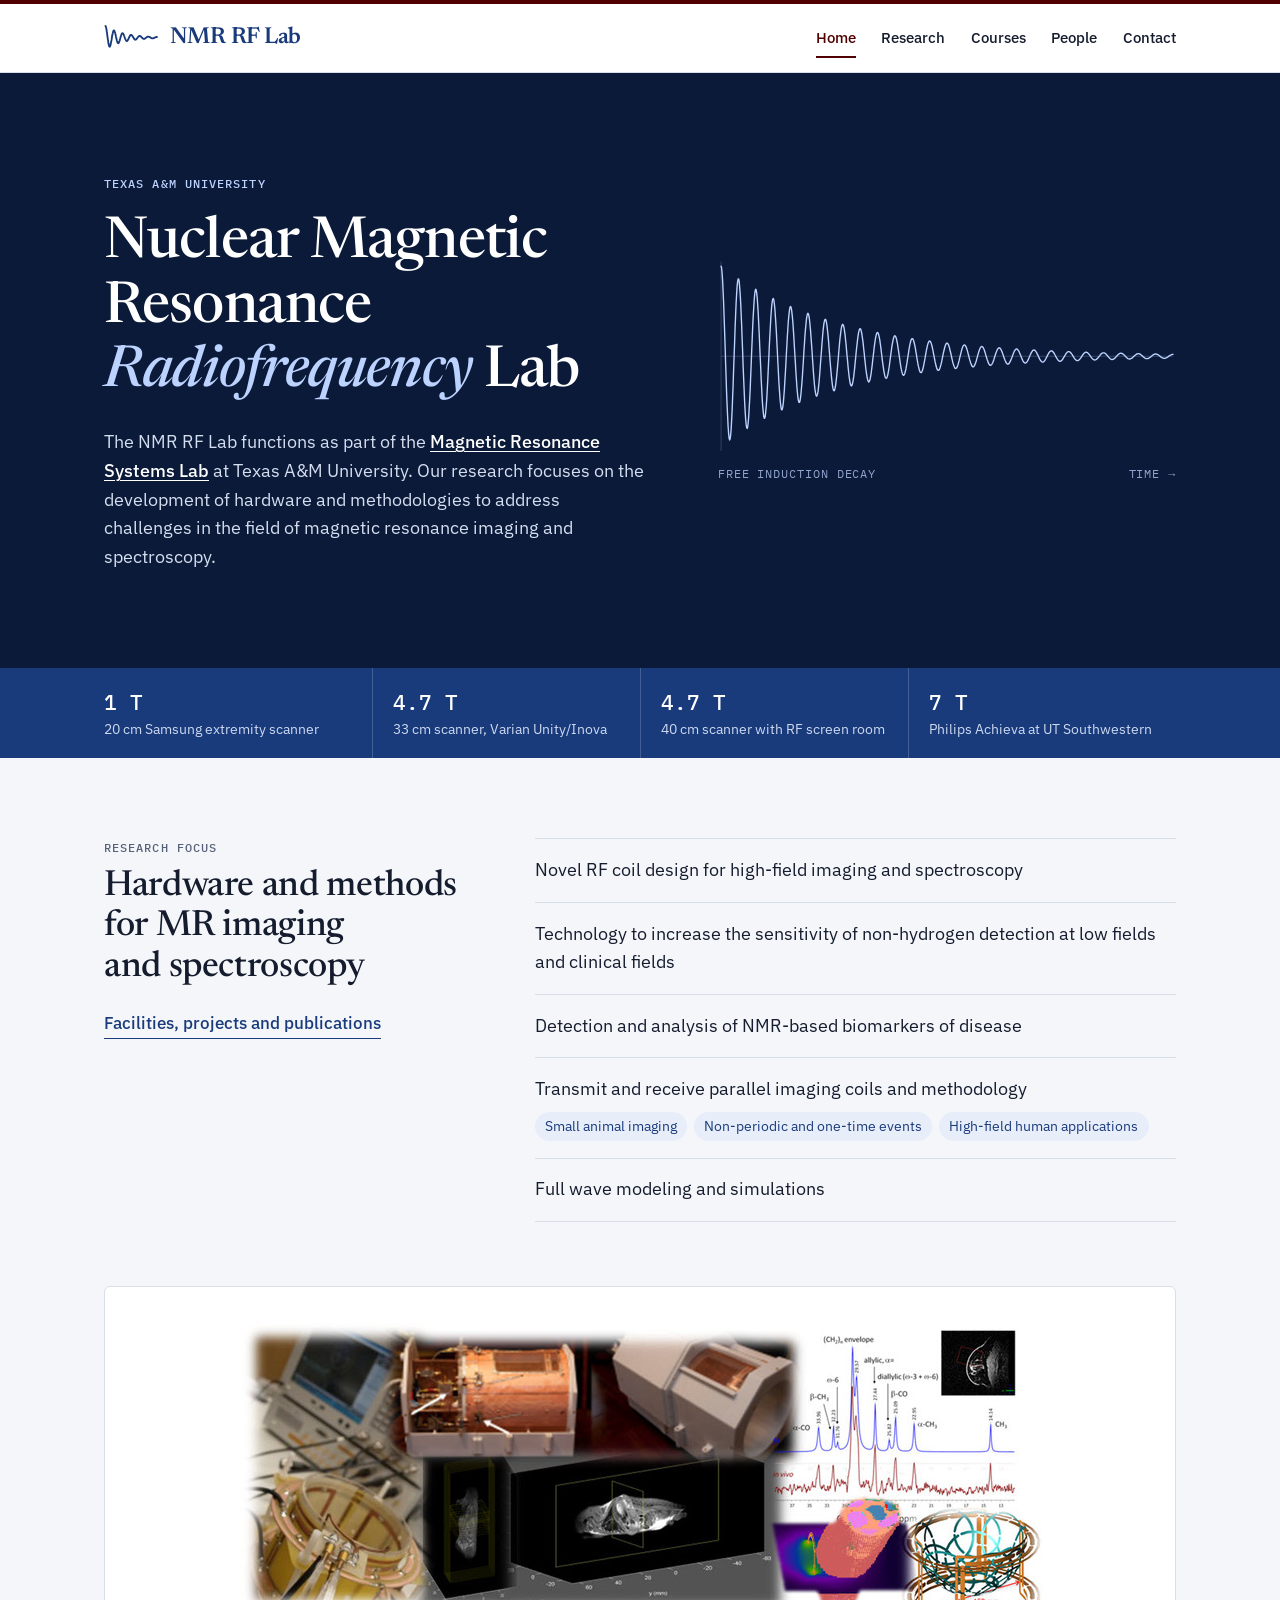
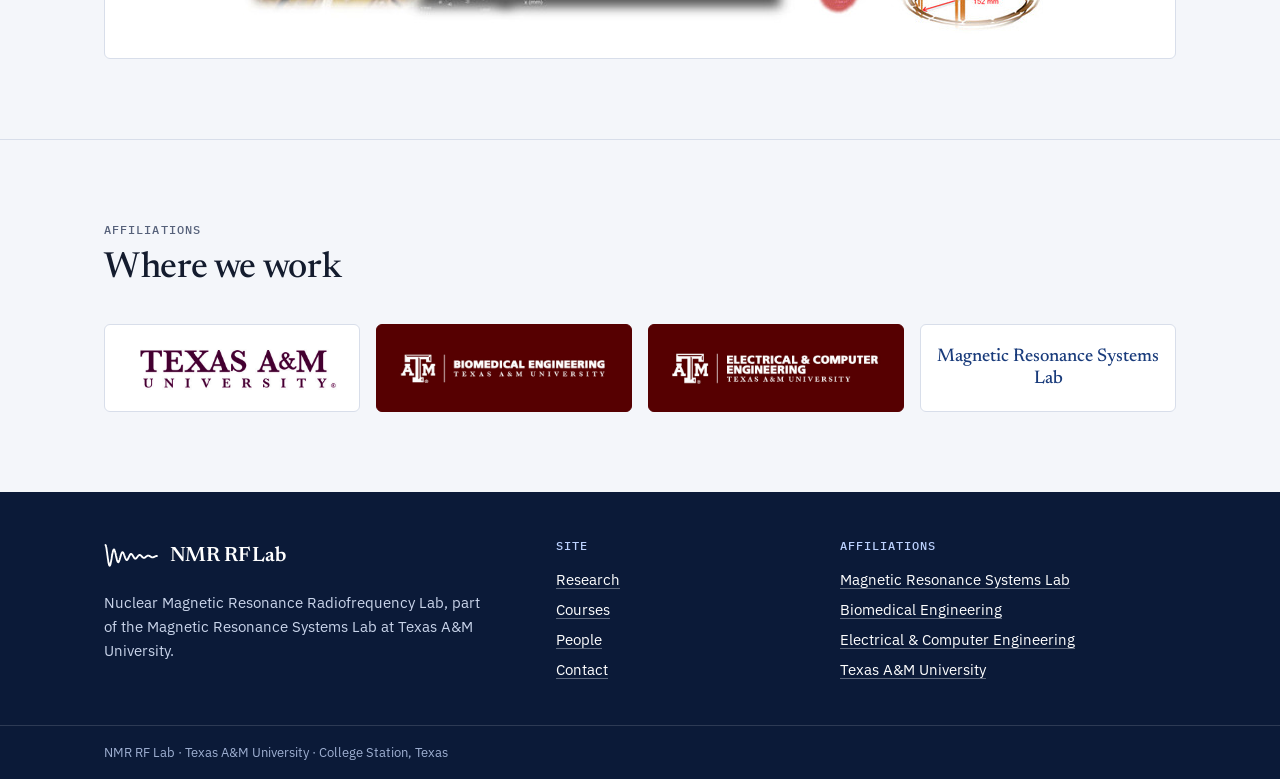
<file: index.html>
<!DOCTYPE html>
<html lang="en">
<head>
  <meta charset="utf-8">
  <meta name="viewport" content="width=device-width, initial-scale=1">
  <title>NMR RF Lab · Texas A&amp;M University</title>
  <meta name="description" content="Nuclear Magnetic Resonance Radiofrequency Lab at Texas A&amp;M University: hardware and methodologies for magnetic resonance imaging and spectroscopy.">
  <meta property="og:site_name" content="NMR RF Lab">
  <meta property="og:title" content="NMR RF Lab · Texas A&amp;M University">
  <meta property="og:description" content="Nuclear Magnetic Resonance Radiofrequency Lab at Texas A&amp;M University: hardware and methodologies for magnetic resonance imaging and spectroscopy.">
  <meta property="og:image" content="assets/img/research-collage.jpg">
  <link rel="icon" href="assets/img/favicon.svg" type="image/svg+xml">
  <link rel="preload" href="assets/fonts/newsreader-normal-400-600.woff2" as="font" type="font/woff2" crossorigin>
  <link rel="stylesheet" href="assets/css/style.css">
</head>
<body>
  <a class="skip" href="#main">Skip to content</a>

  <header class="site-header">
    <div class="wrap">
      <a class="brand" href="index.html" aria-label="NMR RF Lab home">
        <svg viewBox="0 0 56 28" aria-hidden="true"><path d="M1.5,2.0 L1.7,2.3 L2.0,3.0 L2.2,4.0 L2.5,5.2 L2.7,6.6 L2.9,8.3 L3.2,10.0 L3.4,11.9 L3.7,13.7 L3.9,15.5 L4.2,17.2 L4.4,18.8 L4.6,20.2 L4.9,21.3 L5.1,22.3 L5.4,22.9 L5.6,23.3 L5.8,23.4 L6.1,23.2 L6.3,22.8 L6.6,22.1 L6.8,21.2 L7.0,20.1 L7.3,18.9 L7.5,17.6 L7.8,16.2 L8.0,14.7 L8.2,13.3 L8.5,11.9 L8.7,10.7 L9.0,9.5 L9.2,8.5 L9.4,7.8 L9.7,7.2 L9.9,6.8 L10.2,6.6 L10.4,6.7 L10.7,7.0 L10.9,7.4 L11.1,8.1 L11.4,8.9 L11.6,9.8 L11.9,10.8 L12.1,11.9 L12.3,13.1 L12.6,14.2 L12.8,15.3 L13.1,16.3 L13.3,17.2 L13.5,18.0 L13.8,18.7 L14.0,19.2 L14.3,19.6 L14.5,19.7 L14.8,19.8 L15.0,19.6 L15.2,19.3 L15.5,18.8 L15.7,18.2 L16.0,17.5 L16.2,16.7 L16.4,15.9 L16.7,15.0 L16.9,14.1 L17.2,13.3 L17.4,12.5 L17.6,11.7 L17.9,11.0 L18.1,10.5 L18.4,10.0 L18.6,9.7 L18.8,9.5 L19.1,9.5 L19.3,9.6 L19.6,9.8 L19.8,10.1 L20.0,10.5 L20.3,11.1 L20.5,11.6 L20.8,12.3 L21.0,13.0 L21.3,13.7 L21.5,14.3 L21.7,15.0 L22.0,15.6 L22.2,16.1 L22.5,16.6 L22.7,17.0 L22.9,17.3 L23.2,17.5 L23.4,17.5 L23.7,17.5 L23.9,17.4 L24.1,17.1 L24.4,16.8 L24.6,16.4 L24.9,16.0 L25.1,15.5 L25.4,15.0 L25.6,14.4 L25.8,13.9 L26.1,13.4 L26.3,12.9 L26.6,12.5 L26.8,12.1 L27.0,11.7 L27.3,11.5 L27.5,11.3 L27.8,11.2 L28.0,11.2 L28.2,11.3 L28.5,11.5 L28.7,11.7 L29.0,12.0 L29.2,12.3 L29.4,12.7 L29.7,13.1 L29.9,13.5 L30.2,13.9 L30.4,14.3 L30.7,14.7 L30.9,15.1 L31.1,15.4 L31.4,15.7 L31.6,15.9 L31.9,16.1 L32.1,16.1 L32.3,16.2 L32.6,16.1 L32.8,16.0 L33.1,15.9 L33.3,15.7 L33.5,15.4 L33.8,15.1 L34.0,14.8 L34.3,14.5 L34.5,14.2 L34.7,13.8 L35.0,13.5 L35.2,13.2 L35.5,13.0 L35.7,12.7 L36.0,12.6 L36.2,12.4 L36.4,12.3 L36.7,12.3 L36.9,12.3 L37.2,12.4 L37.4,12.5 L37.6,12.6 L37.9,12.8 L38.1,13.0 L38.4,13.3 L38.6,13.5 L38.8,13.8 L39.1,14.0 L39.3,14.3 L39.6,14.5 L39.8,14.7 L40.0,14.9 L40.3,15.1 L40.5,15.2 L40.8,15.3 L41.0,15.3 L41.2,15.3 L41.5,15.3 L41.7,15.2 L42.0,15.1 L42.2,15.0 L42.5,14.8 L42.7,14.6 L42.9,14.4 L43.2,14.2 L43.4,14.0 L43.7,13.8 L43.9,13.6 L44.1,13.5 L44.4,13.3 L44.6,13.2 L44.9,13.1 L45.1,13.0 L45.3,13.0 L45.6,13.0 L45.8,13.0 L46.1,13.0 L46.3,13.1 L46.5,13.2 L46.8,13.3 L47.0,13.5 L47.3,13.6 L47.5,13.8 L47.8,13.9 L48.0,14.1 L48.2,14.2 L48.5,14.4 L48.7,14.5 L49.0,14.6 L49.2,14.7 L49.4,14.8 L49.7,14.8 L49.9,14.8 L50.2,14.8 L50.4,14.8 L50.6,14.7 L50.9,14.7 L51.1,14.6 L51.4,14.5 L51.6,14.3 L51.8,14.2 L52.1,14.1 L52.3,14.0 L52.6,13.9 L52.8,13.7 L53.1,13.6 L53.3,13.6 L53.5,13.5 L53.8,13.4 L54.0,13.4 L54.3,13.4 L54.5,13.4" fill="none" stroke="currentColor" stroke-width="1.9" stroke-linejoin="round" stroke-linecap="round"/></svg>
        <span>NMR RF Lab</span>
      </a>
      <nav class="nav" aria-label="Main">
        <ul>
          <li><a href="index.html" aria-current="page">Home</a></li>
          <li><a href="research.html">Research</a></li>
          <li><a href="courses.html">Courses</a></li>
          <li><a href="people.html">People</a></li>
          <li><a href="contact.html">Contact</a></li>
        </ul>
      </nav>
    </div>
  </header>

  <main id="main">
    <section class="hero">
      <div class="wrap">
        <div>
          <span class="label">Texas A&amp;M University</span>
          <h1>Nuclear Magnetic Resonance <em>Radiofrequency</em> Lab</h1>
          <p>The NMR RF Lab functions as part of the <a href="https://www.tamu-mrsl.org/">Magnetic Resonance Systems Lab</a> at Texas A&amp;M University. Our research focuses on the development of hardware and methodologies to address challenges in the field of magnetic resonance imaging and spectroscopy.</p>
        </div>
        <figure class="scope" aria-hidden="true">
          <div class="plot">
          <svg viewBox="0 0 600 260">
            <line class="axis" x1="4" y1="130" x2="596" y2="130"/>
            <line class="axis" x1="4" y1="6" x2="4" y2="254"/>
          </svg>
          <svg class="sweep" viewBox="0 0 600 260">
            <path class="trace" d="M4.0,12.0 L4.7,14.4 L5.3,20.6 L6.0,30.4 L6.6,43.3 L7.3,58.9 L7.9,76.7 L8.6,96.1 L9.3,116.5 L9.9,137.1 L10.6,157.4 L11.2,176.5 L11.9,194.0 L12.6,209.2 L13.2,221.7 L13.9,231.1 L14.5,237.1 L15.2,239.6 L15.8,238.4 L16.5,233.7 L17.2,225.7 L17.8,214.5 L18.5,200.8 L19.1,184.8 L19.8,167.1 L20.4,148.4 L21.1,129.3 L21.8,110.3 L22.4,92.1 L23.1,75.4 L23.7,60.5 L24.4,48.1 L25.0,38.5 L25.7,31.9 L26.4,28.6 L27.0,28.6 L27.7,32.0 L28.3,38.5 L29.0,48.0 L29.7,60.1 L30.3,74.4 L31.0,90.4 L31.6,107.5 L32.3,125.2 L32.9,142.9 L33.6,160.1 L34.3,176.1 L34.9,190.5 L35.6,202.8 L36.2,212.5 L36.9,219.6 L37.5,223.6 L38.2,224.5 L38.9,222.3 L39.5,217.1 L40.2,209.1 L40.8,198.6 L41.5,185.9 L42.2,171.5 L42.8,155.9 L43.5,139.5 L44.1,123.0 L44.8,106.9 L45.4,91.6 L46.1,77.7 L46.8,65.7 L47.4,55.9 L48.1,48.5 L48.7,44.0 L49.4,42.2 L50.0,43.4 L50.7,47.3 L51.4,54.0 L52.0,63.1 L52.7,74.3 L53.3,87.2 L54.0,101.4 L54.6,116.4 L55.3,131.8 L56.0,146.9 L56.6,161.4 L57.3,174.7 L57.9,186.5 L58.6,196.3 L59.3,203.8 L59.9,208.9 L60.6,211.3 L61.2,211.1 L61.9,208.2 L62.5,202.7 L63.2,195.0 L63.9,185.2 L64.5,173.6 L65.2,160.7 L65.8,147.0 L66.5,132.7 L67.1,118.6 L67.8,104.9 L68.5,92.1 L69.1,80.7 L69.8,71.0 L70.4,63.4 L71.1,57.9 L71.8,54.9 L72.4,54.4 L73.1,56.3 L73.7,60.6 L74.4,67.2 L75.0,75.8 L75.7,86.1 L76.4,97.7 L77.0,110.3 L77.7,123.4 L78.3,136.6 L79.0,149.5 L79.6,161.6 L80.3,172.7 L81.0,182.2 L81.6,189.9 L82.3,195.6 L82.9,199.1 L83.6,200.3 L84.2,199.2 L84.9,195.9 L85.6,190.4 L86.2,183.0 L86.9,173.9 L87.5,163.5 L88.2,152.0 L88.9,139.9 L89.5,127.6 L90.2,115.5 L90.8,104.0 L91.5,93.4 L92.1,84.1 L92.8,76.4 L93.5,70.5 L94.1,66.6 L94.8,64.8 L95.4,65.2 L96.1,67.6 L96.7,72.1 L97.4,78.5 L98.1,86.5 L98.7,95.8 L99.4,106.2 L100.0,117.3 L100.7,128.7 L101.4,140.0 L102.0,150.9 L102.7,161.1 L103.3,170.1 L104.0,177.8 L104.6,183.8 L105.3,188.0 L106.0,190.3 L106.6,190.5 L107.3,188.8 L107.9,185.2 L108.6,179.8 L109.2,172.8 L109.9,164.5 L110.6,155.1 L111.2,145.0 L111.9,134.5 L112.5,123.9 L113.2,113.6 L113.8,103.9 L114.5,95.2 L115.2,87.7 L115.8,81.6 L116.5,77.2 L117.1,74.5 L117.8,73.7 L118.5,74.7 L119.1,77.5 L119.8,82.0 L120.4,88.1 L121.1,95.4 L121.7,103.9 L122.4,113.1 L123.1,122.8 L123.7,132.6 L124.4,142.3 L125.0,151.5 L125.7,159.9 L126.3,167.3 L127.0,173.4 L127.7,178.0 L128.3,181.0 L129.0,182.3 L129.6,181.8 L130.3,179.7 L131.0,176.0 L131.6,170.8 L132.3,164.3 L132.9,156.8 L133.6,148.4 L134.2,139.5 L134.9,130.4 L135.6,121.3 L136.2,112.6 L136.9,104.5 L137.5,97.4 L138.2,91.3 L138.8,86.6 L139.5,83.4 L140.2,81.7 L140.8,81.6 L141.5,83.1 L142.1,86.1 L142.8,90.5 L143.4,96.2 L144.1,102.9 L144.8,110.5 L145.4,118.6 L146.1,127.1 L146.7,135.5 L147.4,143.7 L148.1,151.4 L148.7,158.4 L149.4,164.3 L150.0,169.1 L150.7,172.5 L151.3,174.6 L152.0,175.1 L152.7,174.2 L153.3,171.8 L154.0,168.1 L154.6,163.2 L155.3,157.2 L155.9,150.4 L156.6,142.9 L157.3,135.2 L157.9,127.3 L158.6,119.5 L159.2,112.2 L159.9,105.5 L160.6,99.7 L161.2,94.9 L161.9,91.3 L162.5,89.1 L163.2,88.1 L163.8,88.6 L164.5,90.4 L165.2,93.4 L165.8,97.7 L166.5,103.0 L167.1,109.1 L167.8,115.8 L168.4,123.0 L169.1,130.3 L169.8,137.5 L170.4,144.5 L171.1,150.9 L171.7,156.6 L172.4,161.3 L173.0,165.0 L173.7,167.5 L174.4,168.8 L175.0,168.8 L175.7,167.5 L176.3,165.0 L177.0,161.3 L177.7,156.7 L178.3,151.3 L179.0,145.2 L179.6,138.6 L180.3,131.8 L180.9,125.1 L181.6,118.5 L182.3,112.4 L182.9,106.9 L183.6,102.2 L184.2,98.4 L184.9,95.8 L185.5,94.2 L186.2,93.9 L186.9,94.7 L187.5,96.7 L188.2,99.8 L188.8,103.8 L189.5,108.6 L190.2,114.1 L190.8,120.1 L191.5,126.4 L192.1,132.7 L192.8,138.8 L193.4,144.7 L194.1,150.0 L194.8,154.6 L195.4,158.3 L196.1,161.1 L196.7,162.9 L197.4,163.6 L198.0,163.1 L198.7,161.6 L199.4,159.1 L200.0,155.6 L200.7,151.3 L201.3,146.4 L202.0,140.9 L202.6,135.2 L203.3,129.3 L204.0,123.5 L204.6,118.0 L205.3,112.9 L205.9,108.4 L206.6,104.7 L207.3,101.8 L207.9,99.8 L208.6,98.9 L209.2,99.0 L209.9,100.1 L210.5,102.2 L211.2,105.2 L211.9,108.9 L212.5,113.3 L213.2,118.3 L213.8,123.5 L214.5,129.0 L215.1,134.4 L215.8,139.6 L216.5,144.5 L217.1,148.8 L217.8,152.5 L218.4,155.5 L219.1,157.6 L219.8,158.7 L220.4,158.9 L221.1,158.2 L221.7,156.5 L222.4,154.0 L223.0,150.7 L223.7,146.8 L224.4,142.4 L225.0,137.5 L225.7,132.5 L226.3,127.5 L227.0,122.5 L227.6,117.9 L228.3,113.7 L229.0,110.1 L229.6,107.1 L230.3,104.9 L230.9,103.6 L231.6,103.1 L232.2,103.5 L232.9,104.8 L233.6,106.9 L234.2,109.7 L234.9,113.2 L235.5,117.2 L236.2,121.6 L236.9,126.2 L237.5,130.9 L238.2,135.5 L238.8,139.9 L239.5,144.0 L240.1,147.5 L240.8,150.5 L241.5,152.8 L242.1,154.2 L242.8,154.9 L243.4,154.8 L244.1,153.8 L244.7,152.1 L245.4,149.7 L246.1,146.6 L246.7,143.1 L247.4,139.1 L248.0,134.9 L248.7,130.5 L249.4,126.2 L250.0,122.0 L250.7,118.1 L251.3,114.7 L252.0,111.7 L252.6,109.4 L253.3,107.8 L254.0,107.0 L254.6,106.9 L255.3,107.5 L255.9,108.9 L256.6,111.0 L257.2,113.6 L257.9,116.8 L258.6,120.4 L259.2,124.3 L259.9,128.3 L260.5,132.3 L261.2,136.3 L261.8,140.0 L262.5,143.3 L263.2,146.2 L263.8,148.5 L264.5,150.2 L265.1,151.2 L265.8,151.5 L266.5,151.1 L267.1,150.1 L267.8,148.3 L268.4,146.0 L269.1,143.2 L269.7,140.0 L270.4,136.5 L271.1,132.8 L271.7,129.0 L272.4,125.3 L273.0,121.8 L273.7,118.6 L274.3,115.7 L275.0,113.4 L275.7,111.7 L276.3,110.5 L277.0,110.0 L277.6,110.2 L278.3,111.0 L279.0,112.4 L279.6,114.4 L280.3,116.9 L280.9,119.8 L281.6,123.0 L282.2,126.4 L282.9,129.9 L283.6,133.3 L284.2,136.7 L284.9,139.7 L285.5,142.5 L286.2,144.8 L286.8,146.6 L287.5,147.8 L288.2,148.5 L288.8,148.5 L289.5,147.9 L290.1,146.8 L290.8,145.1 L291.4,142.9 L292.1,140.4 L292.8,137.5 L293.4,134.4 L294.1,131.1 L294.7,127.9 L295.4,124.7 L296.1,121.8 L296.7,119.2 L297.4,116.9 L298.0,115.1 L298.7,113.7 L299.3,113.0 L300.0,112.8 L300.7,113.1 L301.3,114.0 L302.0,115.4 L302.6,117.3 L303.3,119.6 L303.9,122.2 L304.6,125.1 L305.3,128.0 L305.9,131.0 L306.6,134.0 L307.2,136.8 L307.9,139.4 L308.6,141.6 L309.2,143.4 L309.9,144.8 L310.5,145.7 L311.2,146.0 L311.8,145.8 L312.5,145.2 L313.2,144.0 L313.8,142.4 L314.5,140.3 L315.1,138.0 L315.8,135.4 L316.4,132.7 L317.1,129.9 L317.8,127.1 L318.4,124.5 L319.1,122.0 L319.7,119.8 L320.4,118.0 L321.0,116.6 L321.7,115.7 L322.4,115.2 L323.0,115.2 L323.7,115.7 L324.3,116.6 L325.0,118.0 L325.7,119.8 L326.3,121.9 L327.0,124.2 L327.6,126.7 L328.3,129.3 L328.9,131.9 L329.6,134.4 L330.3,136.7 L330.9,138.8 L331.6,140.6 L332.2,142.1 L332.9,143.1 L333.5,143.7 L334.2,143.8 L334.9,143.5 L335.5,142.7 L336.2,141.6 L336.8,140.0 L337.5,138.2 L338.2,136.1 L338.8,133.8 L339.5,131.4 L340.1,129.0 L340.8,126.6 L341.4,124.4 L342.1,122.4 L342.8,120.6 L343.4,119.2 L344.1,118.1 L344.7,117.4 L345.4,117.2 L346.0,117.3 L346.7,117.9 L347.4,118.9 L348.0,120.2 L348.7,121.9 L349.3,123.7 L350.0,125.8 L350.6,128.0 L351.3,130.3 L352.0,132.5 L352.6,134.6 L353.3,136.5 L353.9,138.3 L354.6,139.7 L355.3,140.8 L355.9,141.5 L356.6,141.9 L357.2,141.8 L357.9,141.4 L358.5,140.6 L359.2,139.5 L359.9,138.1 L360.5,136.4 L361.2,134.5 L361.8,132.5 L362.5,130.4 L363.1,128.3 L363.8,126.3 L364.5,124.5 L365.1,122.8 L365.8,121.4 L366.4,120.3 L367.1,119.5 L367.8,119.0 L368.4,118.9 L369.1,119.2 L369.7,119.9 L370.4,120.8 L371.0,122.1 L371.7,123.6 L372.4,125.3 L373.0,127.1 L373.7,129.0 L374.3,131.0 L375.0,132.8 L375.6,134.6 L376.3,136.2 L377.0,137.6 L377.6,138.8 L378.3,139.6 L378.9,140.1 L379.6,140.3 L380.2,140.1 L380.9,139.6 L381.6,138.8 L382.2,137.7 L382.9,136.4 L383.5,134.9 L384.2,133.2 L384.9,131.5 L385.5,129.7 L386.2,127.9 L386.8,126.2 L387.5,124.7 L388.1,123.3 L388.8,122.2 L389.5,121.3 L390.1,120.7 L390.8,120.5 L391.4,120.5 L392.1,120.9 L392.7,121.5 L393.4,122.5 L394.1,123.6 L394.7,125.0 L395.4,126.5 L396.0,128.1 L396.7,129.8 L397.4,131.5 L398.0,133.1 L398.7,134.5 L399.3,135.9 L400.0,137.0 L400.6,137.9 L401.3,138.5 L402.0,138.8 L402.6,138.8 L403.3,138.6 L403.9,138.1 L404.6,137.3 L405.2,136.3 L405.9,135.0 L406.6,133.7 L407.2,132.2 L407.9,130.7 L408.5,129.1 L409.2,127.6 L409.8,126.2 L410.5,124.9 L411.2,123.8 L411.8,122.9 L412.5,122.3 L413.1,121.9 L413.8,121.8 L414.5,121.9 L415.1,122.3 L415.8,123.0 L416.4,123.9 L417.1,124.9 L417.7,126.2 L418.4,127.5 L419.1,128.9 L419.7,130.4 L420.4,131.8 L421.0,133.1 L421.7,134.4 L422.3,135.4 L423.0,136.3 L423.7,137.0 L424.3,137.4 L425.0,137.6 L425.6,137.6 L426.3,137.3 L427.0,136.7 L427.6,136.0 L428.3,135.0 L428.9,133.9 L429.6,132.7 L430.2,131.4 L430.9,130.1 L431.6,128.7 L432.2,127.5 L432.9,126.3 L433.5,125.2 L434.2,124.3 L434.8,123.7 L435.5,123.2 L436.2,122.9 L436.8,122.9 L437.5,123.1 L438.1,123.6 L438.8,124.2 L439.4,125.1 L440.1,126.0 L440.8,127.1 L441.4,128.3 L442.1,129.6 L442.7,130.8 L443.4,132.0 L444.1,133.1 L444.7,134.1 L445.4,135.0 L446.0,135.7 L446.7,136.2 L447.3,136.5 L448.0,136.6 L448.7,136.5 L449.3,136.1 L450.0,135.6 L450.6,134.8 L451.3,134.0 L451.9,133.0 L452.6,131.9 L453.3,130.8 L453.9,129.6 L454.6,128.5 L455.2,127.4 L455.9,126.4 L456.6,125.6 L457.2,124.9 L457.9,124.4 L458.5,124.0 L459.2,123.9 L459.8,123.9 L460.5,124.2 L461.2,124.7 L461.8,125.3 L462.5,126.0 L463.1,126.9 L463.8,127.9 L464.4,129.0 L465.1,130.0 L465.8,131.1 L466.4,132.1 L467.1,133.1 L467.7,133.9 L468.4,134.6 L469.0,135.1 L469.7,135.5 L470.4,135.7 L471.0,135.7 L471.7,135.5 L472.3,135.1 L473.0,134.6 L473.7,133.9 L474.3,133.1 L475.0,132.2 L475.6,131.3 L476.3,130.3 L476.9,129.3 L477.6,128.3 L478.3,127.4 L478.9,126.6 L479.6,125.9 L480.2,125.4 L480.9,125.0 L481.5,124.8 L482.2,124.7 L482.9,124.8 L483.5,125.1 L484.2,125.6 L484.8,126.2 L485.5,126.9 L486.2,127.7 L486.8,128.6 L487.5,129.5 L488.1,130.4 L488.8,131.3 L489.4,132.1 L490.1,132.9 L490.8,133.6 L491.4,134.1 L492.1,134.6 L492.7,134.8 L493.4,134.9 L494.0,134.8 L494.7,134.6 L495.4,134.2 L496.0,133.7 L496.7,133.1 L497.3,132.4 L498.0,131.6 L498.6,130.8 L499.3,129.9 L500.0,129.1 L500.6,128.2 L501.3,127.5 L501.9,126.8 L502.6,126.3 L503.3,125.9 L503.9,125.6 L504.6,125.5 L505.2,125.5 L505.9,125.6 L506.5,125.9 L507.2,126.4 L507.9,126.9 L508.5,127.6 L509.2,128.3 L509.8,129.1 L510.5,129.8 L511.1,130.6 L511.8,131.4 L512.5,132.1 L513.1,132.8 L513.8,133.3 L514.4,133.7 L515.1,134.0 L515.8,134.2 L516.4,134.2 L517.1,134.1 L517.7,133.9 L518.4,133.5 L519.0,133.0 L519.7,132.5 L520.4,131.8 L521.0,131.1 L521.7,130.4 L522.3,129.6 L523.0,128.9 L523.6,128.2 L524.3,127.6 L525.0,127.1 L525.6,126.7 L526.3,126.3 L526.9,126.1 L527.6,126.1 L528.2,126.1 L528.9,126.3 L529.6,126.6 L530.2,127.0 L530.9,127.5 L531.5,128.1 L532.2,128.8 L532.9,129.4 L533.5,130.1 L534.2,130.8 L534.8,131.5 L535.5,132.0 L536.1,132.6 L536.8,133.0 L537.5,133.3 L538.1,133.5 L538.8,133.6 L539.4,133.6 L540.1,133.5 L540.7,133.2 L541.4,132.9 L542.1,132.4 L542.7,131.9 L543.4,131.3 L544.0,130.7 L544.7,130.1 L545.4,129.4 L546.0,128.8 L546.7,128.3 L547.3,127.8 L548.0,127.3 L548.6,127.0 L549.3,126.8 L550.0,126.6 L550.6,126.6 L551.3,126.7 L551.9,126.9 L552.6,127.2 L553.2,127.6 L553.9,128.1 L554.6,128.6 L555.2,129.2 L555.9,129.7 L556.5,130.3 L557.2,130.9 L557.8,131.5 L558.5,131.9 L559.2,132.4 L559.8,132.7 L560.5,133.0 L561.1,133.1 L561.8,133.1 L562.5,133.1 L563.1,132.9 L563.8,132.7 L564.4,132.3 L565.1,131.9 L565.7,131.5 L566.4,130.9 L567.1,130.4 L567.7,129.9 L568.4,129.3 L569.0,128.8 L569.7,128.3 L570.3,127.9 L571.0,127.6 L571.7,127.3 L572.3,127.2 L573.0,127.1 L573.6,127.1 L574.3,127.2 L575.0,127.4 L575.6,127.7 L576.3,128.1 L576.9,128.5 L577.6,129.0 L578.2,129.5 L578.9,130.0 L579.6,130.5 L580.2,131.0 L580.9,131.4 L581.5,131.8 L582.2,132.2 L582.8,132.4 L583.5,132.6 L584.2,132.7 L584.8,132.7 L585.5,132.6 L586.1,132.5 L586.8,132.2 L587.4,131.9 L588.1,131.5 L588.8,131.1 L589.4,130.6 L590.1,130.2 L590.7,129.7 L591.4,129.2 L592.1,128.8 L592.7,128.4 L593.4,128.1 L594.0,127.8 L594.7,127.6 L595.3,127.5 L596.0,127.5"/>
          </svg>
          </div>
          <figcaption><span>Free induction decay</span><span>Time →</span></figcaption>
        </figure>
      </div>
    </section>

    <section class="fields" aria-label="Scanners the lab works with">
      <div class="wrap">
        <ul>
          <li><b>1 T</b><span>20 cm Samsung extremity scanner</span></li>
          <li><b>4.7 T</b><span>33 cm scanner, Varian Unity/Inova</span></li>
          <li><b>4.7 T</b><span>40 cm scanner with RF screen room</span></li>
          <li><b>7 T</b><span>Philips Achieva at UT Southwestern</span></li>
        </ul>
      </div>
    </section>

    <section class="section">
      <div class="wrap split">
        <div class="section-head">
          <span class="label">Research focus</span>
          <h2>Hardware and methods for MR imaging and spectroscopy</h2>
          <a class="more" href="research.html">Facilities, projects and publications</a>
        </div>
        <ul class="focus">
          <li>Novel RF coil design for high-field imaging and spectroscopy</li>
          <li>Technology to increase the sensitivity of non-hydrogen detection at low fields and clinical fields</li>
          <li>Detection and analysis of NMR-based biomarkers of disease</li>
          <li>Transmit and receive parallel imaging coils and methodology
            <ul>
              <li>Small animal imaging</li>
              <li>Non-periodic and one-time events</li>
              <li>High-field human applications</li>
            </ul>
          </li>
          <li>Full wave modeling and simulations</li>
        </ul>
      </div>
      <div class="wrap" style="margin-top: clamp(2.5rem, 6vw, 4rem)">
        <a class="plate" href="research.html#projects">
          <img src="assets/img/research-collage.jpg" width="811" height="323" alt="Collage of lab work: network analyzers and RF coils on the bench, shielded coil assemblies, an MR image volume of a small animal, carbon-13 spectra from the human breast, and a simulated coil model.">
        </a>
      </div>
    </section>

    <section class="section">
      <div class="wrap">
        <div class="section-head">
          <span class="label">Affiliations</span>
          <h2>Where we work</h2>
        </div>
        <div class="affil">
          <a href="https://www.tamu.edu/"><img src="assets/img/logo-tamu.png" width="650" height="142" alt="Texas A&amp;M University"></a>
          <a class="maroon" href="https://engineering.tamu.edu/biomedical/index.html"><img src="assets/img/logo-bmen.jpg" width="578" height="110" alt="Biomedical Engineering, Texas A&amp;M University"></a>
          <a class="maroon" href="https://engineering.tamu.edu/electrical/index.html"><img src="assets/img/logo-ecen.jpg" width="602" height="118" alt="Electrical &amp; Computer Engineering, Texas A&amp;M University"></a>
          <a href="https://www.tamu-mrsl.org/">Magnetic Resonance Systems Lab</a>
        </div>
      </div>
    </section>
  </main>

  <footer class="site-footer">
    <div class="wrap">
      <div>
        <a class="brand" href="index.html">
          <svg viewBox="0 0 56 28" aria-hidden="true"><path d="M1.5,2.0 L1.7,2.3 L2.0,3.0 L2.2,4.0 L2.5,5.2 L2.7,6.6 L2.9,8.3 L3.2,10.0 L3.4,11.9 L3.7,13.7 L3.9,15.5 L4.2,17.2 L4.4,18.8 L4.6,20.2 L4.9,21.3 L5.1,22.3 L5.4,22.9 L5.6,23.3 L5.8,23.4 L6.1,23.2 L6.3,22.8 L6.6,22.1 L6.8,21.2 L7.0,20.1 L7.3,18.9 L7.5,17.6 L7.8,16.2 L8.0,14.7 L8.2,13.3 L8.5,11.9 L8.7,10.7 L9.0,9.5 L9.2,8.5 L9.4,7.8 L9.7,7.2 L9.9,6.8 L10.2,6.6 L10.4,6.7 L10.7,7.0 L10.9,7.4 L11.1,8.1 L11.4,8.9 L11.6,9.8 L11.9,10.8 L12.1,11.9 L12.3,13.1 L12.6,14.2 L12.8,15.3 L13.1,16.3 L13.3,17.2 L13.5,18.0 L13.8,18.7 L14.0,19.2 L14.3,19.6 L14.5,19.7 L14.8,19.8 L15.0,19.6 L15.2,19.3 L15.5,18.8 L15.7,18.2 L16.0,17.5 L16.2,16.7 L16.4,15.9 L16.7,15.0 L16.9,14.1 L17.2,13.3 L17.4,12.5 L17.6,11.7 L17.9,11.0 L18.1,10.5 L18.4,10.0 L18.6,9.7 L18.8,9.5 L19.1,9.5 L19.3,9.6 L19.6,9.8 L19.8,10.1 L20.0,10.5 L20.3,11.1 L20.5,11.6 L20.8,12.3 L21.0,13.0 L21.3,13.7 L21.5,14.3 L21.7,15.0 L22.0,15.6 L22.2,16.1 L22.5,16.6 L22.7,17.0 L22.9,17.3 L23.2,17.5 L23.4,17.5 L23.7,17.5 L23.9,17.4 L24.1,17.1 L24.4,16.8 L24.6,16.4 L24.9,16.0 L25.1,15.5 L25.4,15.0 L25.6,14.4 L25.8,13.9 L26.1,13.4 L26.3,12.9 L26.6,12.5 L26.8,12.1 L27.0,11.7 L27.3,11.5 L27.5,11.3 L27.8,11.2 L28.0,11.2 L28.2,11.3 L28.5,11.5 L28.7,11.7 L29.0,12.0 L29.2,12.3 L29.4,12.7 L29.7,13.1 L29.9,13.5 L30.2,13.9 L30.4,14.3 L30.7,14.7 L30.9,15.1 L31.1,15.4 L31.4,15.7 L31.6,15.9 L31.9,16.1 L32.1,16.1 L32.3,16.2 L32.6,16.1 L32.8,16.0 L33.1,15.9 L33.3,15.7 L33.5,15.4 L33.8,15.1 L34.0,14.8 L34.3,14.5 L34.5,14.2 L34.7,13.8 L35.0,13.5 L35.2,13.2 L35.5,13.0 L35.7,12.7 L36.0,12.6 L36.2,12.4 L36.4,12.3 L36.7,12.3 L36.9,12.3 L37.2,12.4 L37.4,12.5 L37.6,12.6 L37.9,12.8 L38.1,13.0 L38.4,13.3 L38.6,13.5 L38.8,13.8 L39.1,14.0 L39.3,14.3 L39.6,14.5 L39.8,14.7 L40.0,14.9 L40.3,15.1 L40.5,15.2 L40.8,15.3 L41.0,15.3 L41.2,15.3 L41.5,15.3 L41.7,15.2 L42.0,15.1 L42.2,15.0 L42.5,14.8 L42.7,14.6 L42.9,14.4 L43.2,14.2 L43.4,14.0 L43.7,13.8 L43.9,13.6 L44.1,13.5 L44.4,13.3 L44.6,13.2 L44.9,13.1 L45.1,13.0 L45.3,13.0 L45.6,13.0 L45.8,13.0 L46.1,13.0 L46.3,13.1 L46.5,13.2 L46.8,13.3 L47.0,13.5 L47.3,13.6 L47.5,13.8 L47.8,13.9 L48.0,14.1 L48.2,14.2 L48.5,14.4 L48.7,14.5 L49.0,14.6 L49.2,14.7 L49.4,14.8 L49.7,14.8 L49.9,14.8 L50.2,14.8 L50.4,14.8 L50.6,14.7 L50.9,14.7 L51.1,14.6 L51.4,14.5 L51.6,14.3 L51.8,14.2 L52.1,14.1 L52.3,14.0 L52.6,13.9 L52.8,13.7 L53.1,13.6 L53.3,13.6 L53.5,13.5 L53.8,13.4 L54.0,13.4 L54.3,13.4 L54.5,13.4" fill="none" stroke="currentColor" stroke-width="1.9" stroke-linejoin="round" stroke-linecap="round"/></svg>
          <span>NMR RF Lab</span>
        </a>
        <p>Nuclear Magnetic Resonance Radiofrequency Lab, part of the Magnetic Resonance Systems Lab at Texas A&amp;M University.</p>
      </div>
      <div>
        <h2>Site</h2>
        <ul>
          <li><a href="research.html">Research</a></li>
          <li><a href="courses.html">Courses</a></li>
          <li><a href="people.html">People</a></li>
          <li><a href="contact.html">Contact</a></li>
        </ul>
      </div>
      <div>
        <h2>Affiliations</h2>
        <ul>
          <li><a href="https://www.tamu-mrsl.org/">Magnetic Resonance Systems Lab</a></li>
          <li><a href="https://engineering.tamu.edu/biomedical/index.html">Biomedical Engineering</a></li>
          <li><a href="https://engineering.tamu.edu/electrical/index.html">Electrical &amp; Computer Engineering</a></li>
          <li><a href="https://www.tamu.edu/">Texas A&amp;M University</a></li>
        </ul>
      </div>
    </div>
    <div class="legal">
      <div class="wrap">NMR RF Lab · Texas A&amp;M University · College Station, Texas</div>
    </div>
  </footer>

  <script src="assets/js/site.js"></script>
</body>
</html>
</file>
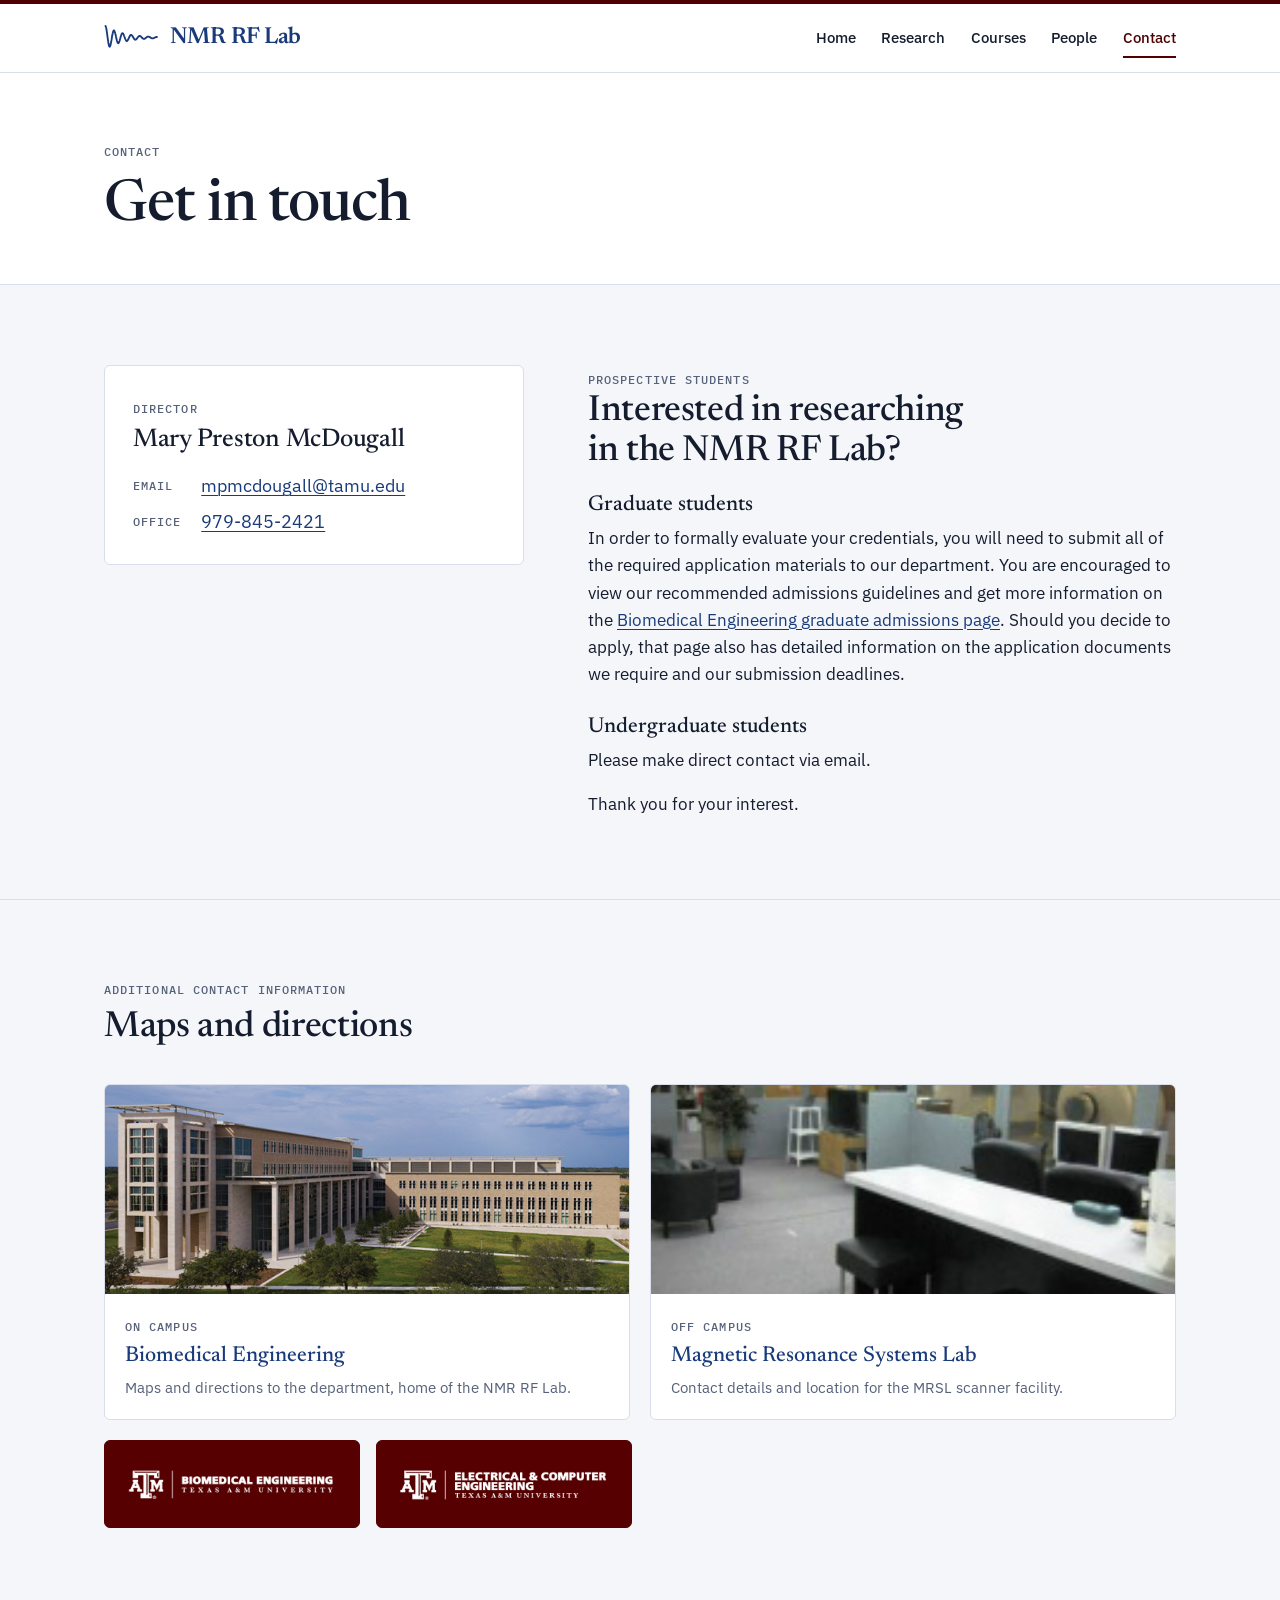
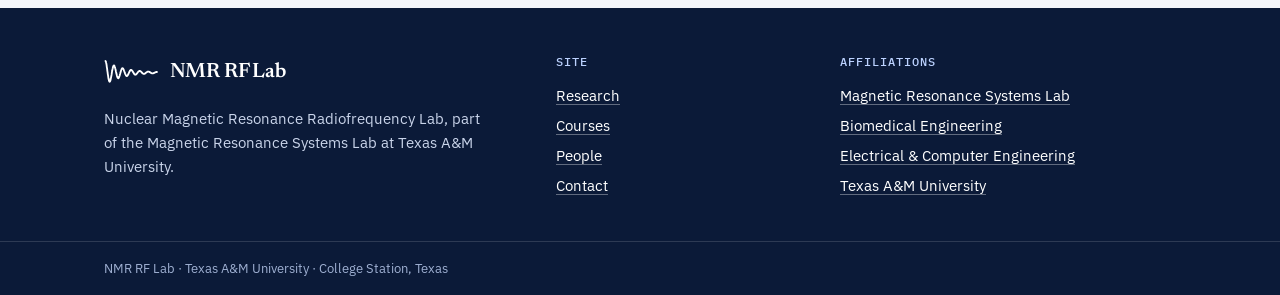
<file: contact.html>
<!DOCTYPE html>
<html lang="en">
<head>
  <meta charset="utf-8">
  <meta name="viewport" content="width=device-width, initial-scale=1">
  <title>Contact · NMR RF Lab</title>
  <meta name="description" content="Contact the NMR RF Lab at Texas A&amp;M University, with information for prospective students and directions.">
  <meta property="og:site_name" content="NMR RF Lab">
  <meta property="og:title" content="Contact · NMR RF Lab">
  <meta property="og:description" content="Contact the NMR RF Lab at Texas A&amp;M University, with information for prospective students and directions.">
  <meta property="og:image" content="assets/img/research-collage.jpg">
  <link rel="icon" href="assets/img/favicon.svg" type="image/svg+xml">
  <link rel="preload" href="assets/fonts/newsreader-normal-400-600.woff2" as="font" type="font/woff2" crossorigin>
  <link rel="stylesheet" href="assets/css/style.css">
</head>
<body>
  <a class="skip" href="#main">Skip to content</a>

  <header class="site-header">
    <div class="wrap">
      <a class="brand" href="index.html" aria-label="NMR RF Lab home">
        <svg viewBox="0 0 56 28" aria-hidden="true"><path d="M1.5,2.0 L1.7,2.3 L2.0,3.0 L2.2,4.0 L2.5,5.2 L2.7,6.6 L2.9,8.3 L3.2,10.0 L3.4,11.9 L3.7,13.7 L3.9,15.5 L4.2,17.2 L4.4,18.8 L4.6,20.2 L4.9,21.3 L5.1,22.3 L5.4,22.9 L5.6,23.3 L5.8,23.4 L6.1,23.2 L6.3,22.8 L6.6,22.1 L6.8,21.2 L7.0,20.1 L7.3,18.9 L7.5,17.6 L7.8,16.2 L8.0,14.7 L8.2,13.3 L8.5,11.9 L8.7,10.7 L9.0,9.5 L9.2,8.5 L9.4,7.8 L9.7,7.2 L9.9,6.8 L10.2,6.6 L10.4,6.7 L10.7,7.0 L10.9,7.4 L11.1,8.1 L11.4,8.9 L11.6,9.8 L11.9,10.8 L12.1,11.9 L12.3,13.1 L12.6,14.2 L12.8,15.3 L13.1,16.3 L13.3,17.2 L13.5,18.0 L13.8,18.7 L14.0,19.2 L14.3,19.6 L14.5,19.7 L14.8,19.8 L15.0,19.6 L15.2,19.3 L15.5,18.8 L15.7,18.2 L16.0,17.5 L16.2,16.7 L16.4,15.9 L16.7,15.0 L16.9,14.1 L17.2,13.3 L17.4,12.5 L17.6,11.7 L17.9,11.0 L18.1,10.5 L18.4,10.0 L18.6,9.7 L18.8,9.5 L19.1,9.5 L19.3,9.6 L19.6,9.8 L19.8,10.1 L20.0,10.5 L20.3,11.1 L20.5,11.6 L20.8,12.3 L21.0,13.0 L21.3,13.7 L21.5,14.3 L21.7,15.0 L22.0,15.6 L22.2,16.1 L22.5,16.6 L22.7,17.0 L22.9,17.3 L23.2,17.5 L23.4,17.5 L23.7,17.5 L23.9,17.4 L24.1,17.1 L24.4,16.8 L24.6,16.4 L24.9,16.0 L25.1,15.5 L25.4,15.0 L25.6,14.4 L25.8,13.9 L26.1,13.4 L26.3,12.9 L26.6,12.5 L26.8,12.1 L27.0,11.7 L27.3,11.5 L27.5,11.3 L27.8,11.2 L28.0,11.2 L28.2,11.3 L28.5,11.5 L28.7,11.7 L29.0,12.0 L29.2,12.3 L29.4,12.7 L29.7,13.1 L29.9,13.5 L30.2,13.9 L30.4,14.3 L30.7,14.7 L30.9,15.1 L31.1,15.4 L31.4,15.7 L31.6,15.9 L31.9,16.1 L32.1,16.1 L32.3,16.2 L32.6,16.1 L32.8,16.0 L33.1,15.9 L33.3,15.7 L33.5,15.4 L33.8,15.1 L34.0,14.8 L34.3,14.5 L34.5,14.2 L34.7,13.8 L35.0,13.5 L35.2,13.2 L35.5,13.0 L35.7,12.7 L36.0,12.6 L36.2,12.4 L36.4,12.3 L36.7,12.3 L36.9,12.3 L37.2,12.4 L37.4,12.5 L37.6,12.6 L37.9,12.8 L38.1,13.0 L38.4,13.3 L38.6,13.5 L38.8,13.8 L39.1,14.0 L39.3,14.3 L39.6,14.5 L39.8,14.7 L40.0,14.9 L40.3,15.1 L40.5,15.2 L40.8,15.3 L41.0,15.3 L41.2,15.3 L41.5,15.3 L41.7,15.2 L42.0,15.1 L42.2,15.0 L42.5,14.8 L42.7,14.6 L42.9,14.4 L43.2,14.2 L43.4,14.0 L43.7,13.8 L43.9,13.6 L44.1,13.5 L44.4,13.3 L44.6,13.2 L44.9,13.1 L45.1,13.0 L45.3,13.0 L45.6,13.0 L45.8,13.0 L46.1,13.0 L46.3,13.1 L46.5,13.2 L46.8,13.3 L47.0,13.5 L47.3,13.6 L47.5,13.8 L47.8,13.9 L48.0,14.1 L48.2,14.2 L48.5,14.4 L48.7,14.5 L49.0,14.6 L49.2,14.7 L49.4,14.8 L49.7,14.8 L49.9,14.8 L50.2,14.8 L50.4,14.8 L50.6,14.7 L50.9,14.7 L51.1,14.6 L51.4,14.5 L51.6,14.3 L51.8,14.2 L52.1,14.1 L52.3,14.0 L52.6,13.9 L52.8,13.7 L53.1,13.6 L53.3,13.6 L53.5,13.5 L53.8,13.4 L54.0,13.4 L54.3,13.4 L54.5,13.4" fill="none" stroke="currentColor" stroke-width="1.9" stroke-linejoin="round" stroke-linecap="round"/></svg>
        <span>NMR RF Lab</span>
      </a>
      <nav class="nav" aria-label="Main">
        <ul>
          <li><a href="index.html">Home</a></li>
          <li><a href="research.html">Research</a></li>
          <li><a href="courses.html">Courses</a></li>
          <li><a href="people.html">People</a></li>
          <li><a href="contact.html" aria-current="page">Contact</a></li>
        </ul>
      </nav>
    </div>
  </header>

  <main id="main">
    <div class="page-head">
      <div class="wrap">
        <span class="label">Contact</span>
        <h1>Get in touch</h1>
      </div>
    </div>

    <section class="section">
      <div class="wrap contact-grid">
        <div class="card">
          <span class="label">Director</span>
          <h2>Mary Preston McDougall</h2>
          <dl class="facts">
            <dt>Email</dt>
            <dd><a class="email" data-user="mpmcdougall" data-domain="tamu.edu" href="contact.html">mpmcdougall [at] tamu.edu</a></dd>
            <dt>Office</dt>
            <dd><a href="tel:+19798452421">979-845-2421</a></dd>
          </dl>
        </div>

        <div class="join">
          <span class="label">Prospective students</span>
          <h2>Interested in researching in the NMR RF Lab?</h2>
          <h3>Graduate students</h3>
          <p>In order to formally evaluate your credentials, you will need to submit all of the required application materials to our department. You are encouraged to view our recommended admissions guidelines and get more information on the <a href="https://engineering.tamu.edu/biomedical/admissions-and-aid/graduate-admissions/index.html">Biomedical Engineering graduate admissions page</a>. Should you decide to apply, that page also has detailed information on the application documents we require and our submission deadlines.</p>
          <h3>Undergraduate students</h3>
          <p>Please make direct contact via email.</p>
          <p>Thank you for your interest.</p>
        </div>
      </div>
    </section>

    <section class="section" id="directions">
      <div class="wrap">
        <div class="section-head">
          <span class="label">Additional contact information</span>
          <h2>Maps and directions</h2>
        </div>
        <div class="places">
          <a class="place" href="https://engineering.tamu.edu/biomedical/about/maps.html">
            <img src="assets/img/facility-etb.jpg" width="664" height="266" loading="lazy" alt="The Emerging Technologies Building at Texas A&amp;M University.">
            <div>
              <span class="label">On campus</span>
              <h3>Biomedical Engineering</h3>
              <p>Maps and directions to the department, home of the NMR RF Lab.</p>
            </div>
          </a>
          <a class="place" href="https://www.tamu-mrsl.org/contact">
            <img src="assets/img/facility-mrsl.jpg" width="219" height="139" loading="lazy" alt="Scanner and operator workspace at the Magnetic Resonance Systems Lab.">
            <div>
              <span class="label">Off campus</span>
              <h3>Magnetic Resonance Systems Lab</h3>
              <p>Contact details and location for the MRSL scanner facility.</p>
            </div>
          </a>
        </div>
        <div class="affil" style="margin-top:1.25rem">
          <a class="maroon" href="https://engineering.tamu.edu/biomedical/index.html"><img src="assets/img/logo-bmen.jpg" width="578" height="110" loading="lazy" alt="Biomedical Engineering, Texas A&amp;M University"></a>
          <a class="maroon" href="https://engineering.tamu.edu/electrical/index.html"><img src="assets/img/logo-ecen.jpg" width="602" height="118" loading="lazy" alt="Electrical &amp; Computer Engineering, Texas A&amp;M University"></a>
        </div>
      </div>
    </section>
  </main>

  <footer class="site-footer">
    <div class="wrap">
      <div>
        <a class="brand" href="index.html">
          <svg viewBox="0 0 56 28" aria-hidden="true"><path d="M1.5,2.0 L1.7,2.3 L2.0,3.0 L2.2,4.0 L2.5,5.2 L2.7,6.6 L2.9,8.3 L3.2,10.0 L3.4,11.9 L3.7,13.7 L3.9,15.5 L4.2,17.2 L4.4,18.8 L4.6,20.2 L4.9,21.3 L5.1,22.3 L5.4,22.9 L5.6,23.3 L5.8,23.4 L6.1,23.2 L6.3,22.8 L6.6,22.1 L6.8,21.2 L7.0,20.1 L7.3,18.9 L7.5,17.6 L7.8,16.2 L8.0,14.7 L8.2,13.3 L8.5,11.9 L8.7,10.7 L9.0,9.5 L9.2,8.5 L9.4,7.8 L9.7,7.2 L9.9,6.8 L10.2,6.6 L10.4,6.7 L10.7,7.0 L10.9,7.4 L11.1,8.1 L11.4,8.9 L11.6,9.8 L11.9,10.8 L12.1,11.9 L12.3,13.1 L12.6,14.2 L12.8,15.3 L13.1,16.3 L13.3,17.2 L13.5,18.0 L13.8,18.7 L14.0,19.2 L14.3,19.6 L14.5,19.7 L14.8,19.8 L15.0,19.6 L15.2,19.3 L15.5,18.8 L15.7,18.2 L16.0,17.5 L16.2,16.7 L16.4,15.9 L16.7,15.0 L16.9,14.1 L17.2,13.3 L17.4,12.5 L17.6,11.7 L17.9,11.0 L18.1,10.5 L18.4,10.0 L18.6,9.7 L18.8,9.5 L19.1,9.5 L19.3,9.6 L19.6,9.8 L19.8,10.1 L20.0,10.5 L20.3,11.1 L20.5,11.6 L20.8,12.3 L21.0,13.0 L21.3,13.7 L21.5,14.3 L21.7,15.0 L22.0,15.6 L22.2,16.1 L22.5,16.6 L22.7,17.0 L22.9,17.3 L23.2,17.5 L23.4,17.5 L23.7,17.5 L23.9,17.4 L24.1,17.1 L24.4,16.8 L24.6,16.4 L24.9,16.0 L25.1,15.5 L25.4,15.0 L25.6,14.4 L25.8,13.9 L26.1,13.4 L26.3,12.9 L26.6,12.5 L26.8,12.1 L27.0,11.7 L27.3,11.5 L27.5,11.3 L27.8,11.2 L28.0,11.2 L28.2,11.3 L28.5,11.5 L28.7,11.7 L29.0,12.0 L29.2,12.3 L29.4,12.7 L29.7,13.1 L29.9,13.5 L30.2,13.9 L30.4,14.3 L30.7,14.7 L30.9,15.1 L31.1,15.4 L31.4,15.7 L31.6,15.9 L31.9,16.1 L32.1,16.1 L32.3,16.2 L32.6,16.1 L32.8,16.0 L33.1,15.9 L33.3,15.7 L33.5,15.4 L33.8,15.1 L34.0,14.8 L34.3,14.5 L34.5,14.2 L34.7,13.8 L35.0,13.5 L35.2,13.2 L35.5,13.0 L35.7,12.7 L36.0,12.6 L36.2,12.4 L36.4,12.3 L36.7,12.3 L36.9,12.3 L37.2,12.4 L37.4,12.5 L37.6,12.6 L37.9,12.8 L38.1,13.0 L38.4,13.3 L38.6,13.5 L38.8,13.8 L39.1,14.0 L39.3,14.3 L39.6,14.5 L39.8,14.7 L40.0,14.9 L40.3,15.1 L40.5,15.2 L40.8,15.3 L41.0,15.3 L41.2,15.3 L41.5,15.3 L41.7,15.2 L42.0,15.1 L42.2,15.0 L42.5,14.8 L42.7,14.6 L42.9,14.4 L43.2,14.2 L43.4,14.0 L43.7,13.8 L43.9,13.6 L44.1,13.5 L44.4,13.3 L44.6,13.2 L44.9,13.1 L45.1,13.0 L45.3,13.0 L45.6,13.0 L45.8,13.0 L46.1,13.0 L46.3,13.1 L46.5,13.2 L46.8,13.3 L47.0,13.5 L47.3,13.6 L47.5,13.8 L47.8,13.9 L48.0,14.1 L48.2,14.2 L48.5,14.4 L48.7,14.5 L49.0,14.6 L49.2,14.7 L49.4,14.8 L49.7,14.8 L49.9,14.8 L50.2,14.8 L50.4,14.8 L50.6,14.7 L50.9,14.7 L51.1,14.6 L51.4,14.5 L51.6,14.3 L51.8,14.2 L52.1,14.1 L52.3,14.0 L52.6,13.9 L52.8,13.7 L53.1,13.6 L53.3,13.6 L53.5,13.5 L53.8,13.4 L54.0,13.4 L54.3,13.4 L54.5,13.4" fill="none" stroke="currentColor" stroke-width="1.9" stroke-linejoin="round" stroke-linecap="round"/></svg>
          <span>NMR RF Lab</span>
        </a>
        <p>Nuclear Magnetic Resonance Radiofrequency Lab, part of the Magnetic Resonance Systems Lab at Texas A&amp;M University.</p>
      </div>
      <div>
        <h2>Site</h2>
        <ul>
          <li><a href="research.html">Research</a></li>
          <li><a href="courses.html">Courses</a></li>
          <li><a href="people.html">People</a></li>
          <li><a href="contact.html">Contact</a></li>
        </ul>
      </div>
      <div>
        <h2>Affiliations</h2>
        <ul>
          <li><a href="https://www.tamu-mrsl.org/">Magnetic Resonance Systems Lab</a></li>
          <li><a href="https://engineering.tamu.edu/biomedical/index.html">Biomedical Engineering</a></li>
          <li><a href="https://engineering.tamu.edu/electrical/index.html">Electrical &amp; Computer Engineering</a></li>
          <li><a href="https://www.tamu.edu/">Texas A&amp;M University</a></li>
        </ul>
      </div>
    </div>
    <div class="legal">
      <div class="wrap">NMR RF Lab · Texas A&amp;M University · College Station, Texas</div>
    </div>
  </footer>

  <script src="assets/js/site.js"></script>
</body>
</html>
</file>
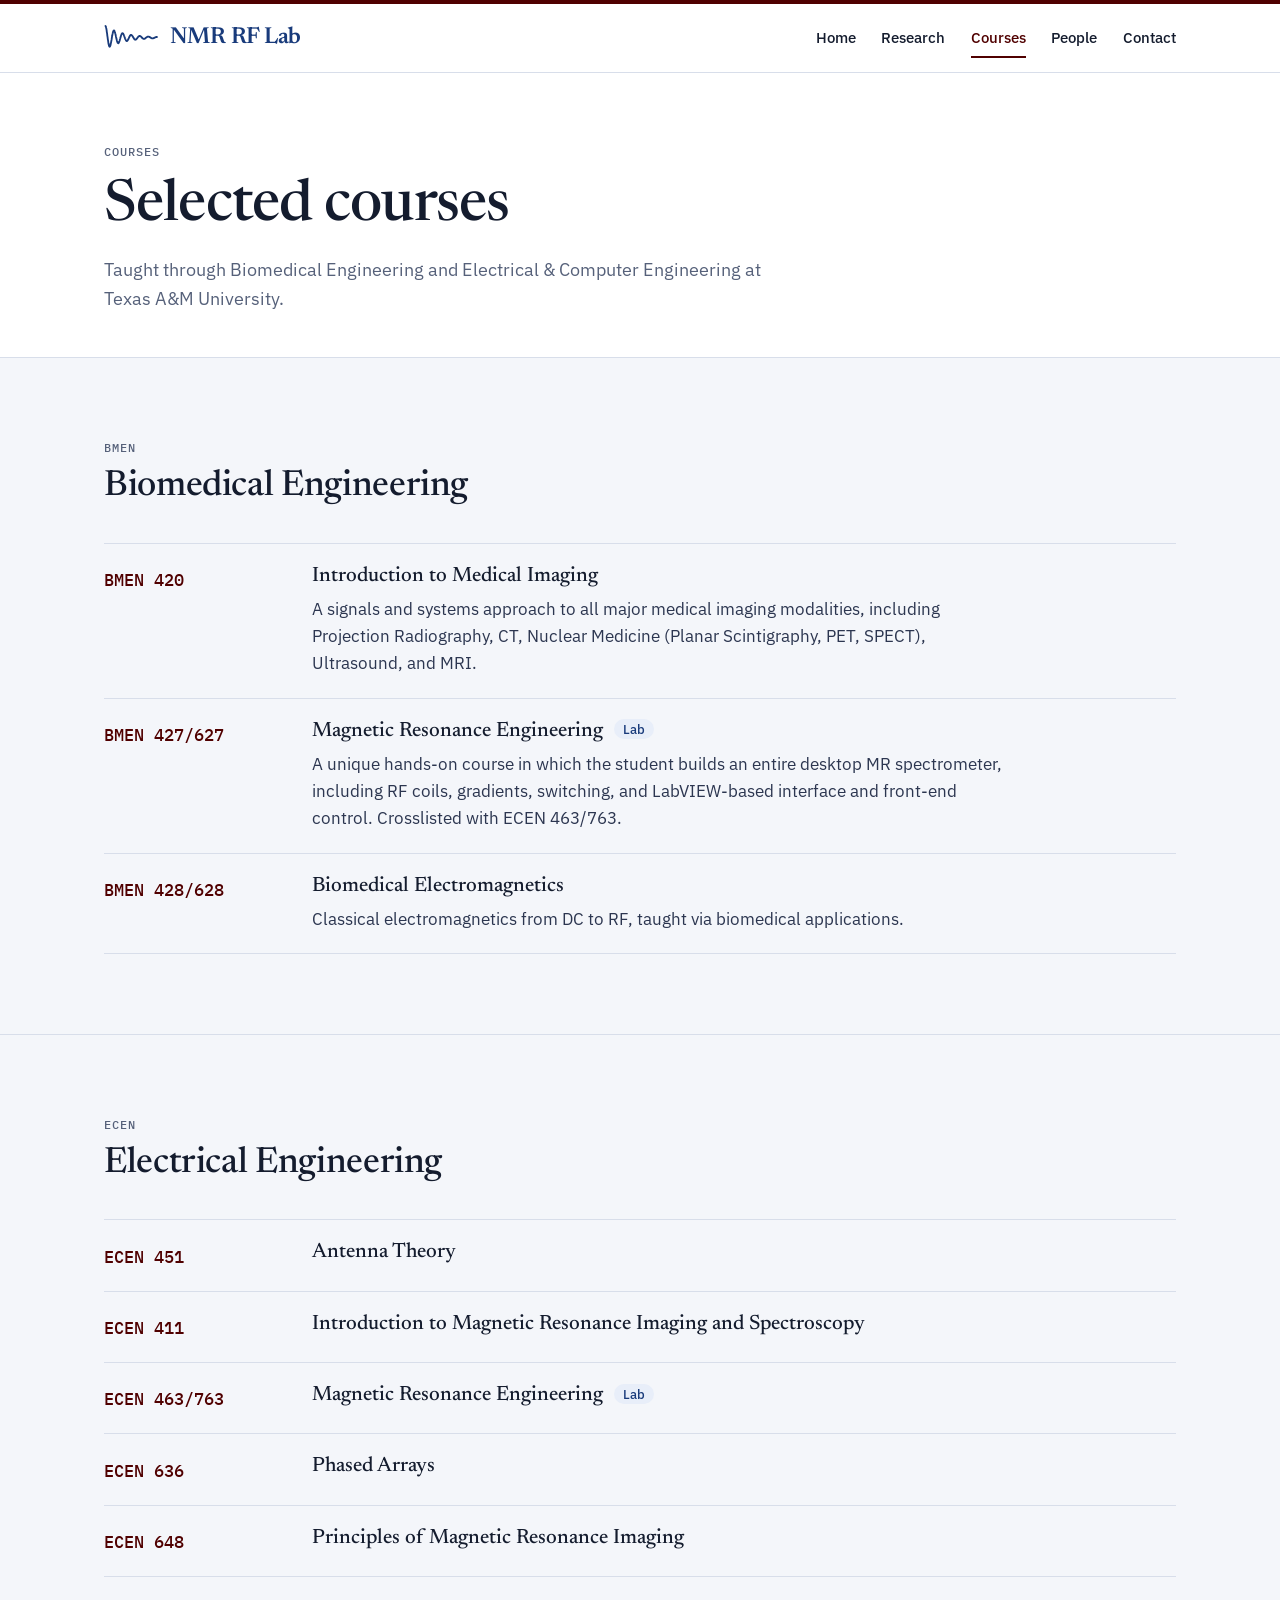
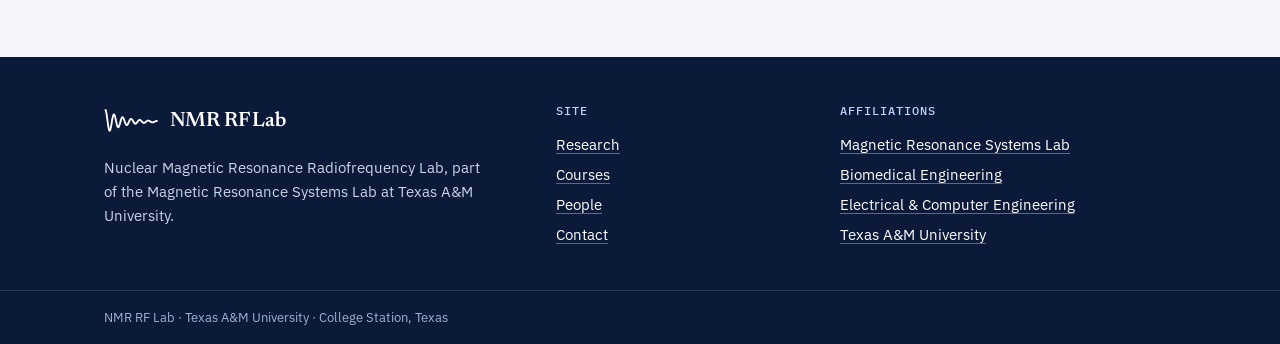
<file: courses.html>
<!DOCTYPE html>
<html lang="en">
<head>
  <meta charset="utf-8">
  <meta name="viewport" content="width=device-width, initial-scale=1">
  <title>Courses · NMR RF Lab</title>
  <meta name="description" content="Selected Biomedical Engineering and Electrical Engineering courses taught by the NMR RF Lab at Texas A&amp;M University.">
  <meta property="og:site_name" content="NMR RF Lab">
  <meta property="og:title" content="Courses · NMR RF Lab">
  <meta property="og:description" content="Selected Biomedical Engineering and Electrical Engineering courses taught by the NMR RF Lab at Texas A&amp;M University.">
  <meta property="og:image" content="assets/img/research-collage.jpg">
  <link rel="icon" href="assets/img/favicon.svg" type="image/svg+xml">
  <link rel="preload" href="assets/fonts/newsreader-normal-400-600.woff2" as="font" type="font/woff2" crossorigin>
  <link rel="stylesheet" href="assets/css/style.css">
</head>
<body>
  <a class="skip" href="#main">Skip to content</a>

  <header class="site-header">
    <div class="wrap">
      <a class="brand" href="index.html" aria-label="NMR RF Lab home">
        <svg viewBox="0 0 56 28" aria-hidden="true"><path d="M1.5,2.0 L1.7,2.3 L2.0,3.0 L2.2,4.0 L2.5,5.2 L2.7,6.6 L2.9,8.3 L3.2,10.0 L3.4,11.9 L3.7,13.7 L3.9,15.5 L4.2,17.2 L4.4,18.8 L4.6,20.2 L4.9,21.3 L5.1,22.3 L5.4,22.9 L5.6,23.3 L5.8,23.4 L6.1,23.2 L6.3,22.8 L6.6,22.1 L6.8,21.2 L7.0,20.1 L7.3,18.9 L7.5,17.6 L7.8,16.2 L8.0,14.7 L8.2,13.3 L8.5,11.9 L8.7,10.7 L9.0,9.5 L9.2,8.5 L9.4,7.8 L9.7,7.2 L9.9,6.8 L10.2,6.6 L10.4,6.7 L10.7,7.0 L10.9,7.4 L11.1,8.1 L11.4,8.9 L11.6,9.8 L11.9,10.8 L12.1,11.9 L12.3,13.1 L12.6,14.2 L12.8,15.3 L13.1,16.3 L13.3,17.2 L13.5,18.0 L13.8,18.7 L14.0,19.2 L14.3,19.6 L14.5,19.7 L14.8,19.8 L15.0,19.6 L15.2,19.3 L15.5,18.8 L15.7,18.2 L16.0,17.5 L16.2,16.7 L16.4,15.9 L16.7,15.0 L16.9,14.1 L17.2,13.3 L17.4,12.5 L17.6,11.7 L17.9,11.0 L18.1,10.5 L18.4,10.0 L18.6,9.7 L18.8,9.5 L19.1,9.5 L19.3,9.6 L19.6,9.8 L19.8,10.1 L20.0,10.5 L20.3,11.1 L20.5,11.6 L20.8,12.3 L21.0,13.0 L21.3,13.7 L21.5,14.3 L21.7,15.0 L22.0,15.6 L22.2,16.1 L22.5,16.6 L22.7,17.0 L22.9,17.3 L23.2,17.5 L23.4,17.5 L23.7,17.5 L23.9,17.4 L24.1,17.1 L24.4,16.8 L24.6,16.4 L24.9,16.0 L25.1,15.5 L25.4,15.0 L25.6,14.4 L25.8,13.9 L26.1,13.4 L26.3,12.9 L26.6,12.5 L26.8,12.1 L27.0,11.7 L27.3,11.5 L27.5,11.3 L27.8,11.2 L28.0,11.2 L28.2,11.3 L28.5,11.5 L28.7,11.7 L29.0,12.0 L29.2,12.3 L29.4,12.7 L29.7,13.1 L29.9,13.5 L30.2,13.9 L30.4,14.3 L30.7,14.7 L30.9,15.1 L31.1,15.4 L31.4,15.7 L31.6,15.9 L31.9,16.1 L32.1,16.1 L32.3,16.2 L32.6,16.1 L32.8,16.0 L33.1,15.9 L33.3,15.7 L33.5,15.4 L33.8,15.1 L34.0,14.8 L34.3,14.5 L34.5,14.2 L34.7,13.8 L35.0,13.5 L35.2,13.2 L35.5,13.0 L35.7,12.7 L36.0,12.6 L36.2,12.4 L36.4,12.3 L36.7,12.3 L36.9,12.3 L37.2,12.4 L37.4,12.5 L37.6,12.6 L37.9,12.8 L38.1,13.0 L38.4,13.3 L38.6,13.5 L38.8,13.8 L39.1,14.0 L39.3,14.3 L39.6,14.5 L39.8,14.7 L40.0,14.9 L40.3,15.1 L40.5,15.2 L40.8,15.3 L41.0,15.3 L41.2,15.3 L41.5,15.3 L41.7,15.2 L42.0,15.1 L42.2,15.0 L42.5,14.8 L42.7,14.6 L42.9,14.4 L43.2,14.2 L43.4,14.0 L43.7,13.8 L43.9,13.6 L44.1,13.5 L44.4,13.3 L44.6,13.2 L44.9,13.1 L45.1,13.0 L45.3,13.0 L45.6,13.0 L45.8,13.0 L46.1,13.0 L46.3,13.1 L46.5,13.2 L46.8,13.3 L47.0,13.5 L47.3,13.6 L47.5,13.8 L47.8,13.9 L48.0,14.1 L48.2,14.2 L48.5,14.4 L48.7,14.5 L49.0,14.6 L49.2,14.7 L49.4,14.8 L49.7,14.8 L49.9,14.8 L50.2,14.8 L50.4,14.8 L50.6,14.7 L50.9,14.7 L51.1,14.6 L51.4,14.5 L51.6,14.3 L51.8,14.2 L52.1,14.1 L52.3,14.0 L52.6,13.9 L52.8,13.7 L53.1,13.6 L53.3,13.6 L53.5,13.5 L53.8,13.4 L54.0,13.4 L54.3,13.4 L54.5,13.4" fill="none" stroke="currentColor" stroke-width="1.9" stroke-linejoin="round" stroke-linecap="round"/></svg>
        <span>NMR RF Lab</span>
      </a>
      <nav class="nav" aria-label="Main">
        <ul>
          <li><a href="index.html">Home</a></li>
          <li><a href="research.html">Research</a></li>
          <li><a href="courses.html" aria-current="page">Courses</a></li>
          <li><a href="people.html">People</a></li>
          <li><a href="contact.html">Contact</a></li>
        </ul>
      </nav>
    </div>
  </header>

  <main id="main">
    <div class="page-head">
      <div class="wrap">
        <span class="label">Courses</span>
        <h1>Selected courses</h1>
        <p>Taught through Biomedical Engineering and Electrical &amp; Computer Engineering at Texas A&amp;M University.</p>
      </div>
    </div>

    <section class="section">
      <div class="wrap">
        <div class="section-head">
          <span class="label">BMEN</span>
          <h2>Biomedical Engineering</h2>
        </div>
        <ul class="courses">
          <li>
            <span class="code">BMEN 420</span>
            <div>
              <h3>Introduction to Medical Imaging</h3>
              <p>A signals and systems approach to all major medical imaging modalities, including Projection Radiography, CT, Nuclear Medicine (Planar Scintigraphy, PET, SPECT), Ultrasound, and MRI.</p>
            </div>
          </li>
          <li>
            <span class="code">BMEN 427/627</span>
            <div>
              <h3>Magnetic Resonance Engineering <span class="tag">Lab</span></h3>
              <p>A unique hands-on course in which the student builds an entire desktop MR spectrometer, including RF coils, gradients, switching, and LabVIEW-based interface and front-end control. Crosslisted with ECEN 463/763.</p>
            </div>
          </li>
          <li>
            <span class="code">BMEN 428/628</span>
            <div>
              <h3>Biomedical Electromagnetics</h3>
              <p>Classical electromagnetics from DC to RF, taught via biomedical applications.</p>
            </div>
          </li>
        </ul>
      </div>
    </section>

    <section class="section">
      <div class="wrap">
        <div class="section-head">
          <span class="label">ECEN</span>
          <h2>Electrical Engineering</h2>
        </div>
        <ul class="courses">
          <li><span class="code">ECEN 451</span><div><h3>Antenna Theory</h3></div></li>
          <li><span class="code">ECEN 411</span><div><h3>Introduction to Magnetic Resonance Imaging and Spectroscopy</h3></div></li>
          <li><span class="code">ECEN 463/763</span><div><h3>Magnetic Resonance Engineering <span class="tag">Lab</span></h3></div></li>
          <li><span class="code">ECEN 636</span><div><h3>Phased Arrays</h3></div></li>
          <li><span class="code">ECEN 648</span><div><h3>Principles of Magnetic Resonance Imaging</h3></div></li>
        </ul>
      </div>
    </section>
  </main>

  <footer class="site-footer">
    <div class="wrap">
      <div>
        <a class="brand" href="index.html">
          <svg viewBox="0 0 56 28" aria-hidden="true"><path d="M1.5,2.0 L1.7,2.3 L2.0,3.0 L2.2,4.0 L2.5,5.2 L2.7,6.6 L2.9,8.3 L3.2,10.0 L3.4,11.9 L3.7,13.7 L3.9,15.5 L4.2,17.2 L4.4,18.8 L4.6,20.2 L4.9,21.3 L5.1,22.3 L5.4,22.9 L5.6,23.3 L5.8,23.4 L6.1,23.2 L6.3,22.8 L6.6,22.1 L6.8,21.2 L7.0,20.1 L7.3,18.9 L7.5,17.6 L7.8,16.2 L8.0,14.7 L8.2,13.3 L8.5,11.9 L8.7,10.7 L9.0,9.5 L9.2,8.5 L9.4,7.8 L9.7,7.2 L9.9,6.8 L10.2,6.6 L10.4,6.7 L10.7,7.0 L10.9,7.4 L11.1,8.1 L11.4,8.9 L11.6,9.8 L11.9,10.8 L12.1,11.9 L12.3,13.1 L12.6,14.2 L12.8,15.3 L13.1,16.3 L13.3,17.2 L13.5,18.0 L13.8,18.7 L14.0,19.2 L14.3,19.6 L14.5,19.7 L14.8,19.8 L15.0,19.6 L15.2,19.3 L15.5,18.8 L15.7,18.2 L16.0,17.5 L16.2,16.7 L16.4,15.9 L16.7,15.0 L16.9,14.1 L17.2,13.3 L17.4,12.5 L17.6,11.7 L17.9,11.0 L18.1,10.5 L18.4,10.0 L18.6,9.7 L18.8,9.5 L19.1,9.5 L19.3,9.6 L19.6,9.8 L19.8,10.1 L20.0,10.5 L20.3,11.1 L20.5,11.6 L20.8,12.3 L21.0,13.0 L21.3,13.7 L21.5,14.3 L21.7,15.0 L22.0,15.6 L22.2,16.1 L22.5,16.6 L22.7,17.0 L22.9,17.3 L23.2,17.5 L23.4,17.5 L23.7,17.5 L23.9,17.4 L24.1,17.1 L24.4,16.8 L24.6,16.4 L24.9,16.0 L25.1,15.5 L25.4,15.0 L25.6,14.4 L25.8,13.9 L26.1,13.4 L26.3,12.9 L26.6,12.5 L26.8,12.1 L27.0,11.7 L27.3,11.5 L27.5,11.3 L27.8,11.2 L28.0,11.2 L28.2,11.3 L28.5,11.5 L28.7,11.7 L29.0,12.0 L29.2,12.3 L29.4,12.7 L29.7,13.1 L29.9,13.5 L30.2,13.9 L30.4,14.3 L30.7,14.7 L30.9,15.1 L31.1,15.4 L31.4,15.7 L31.6,15.9 L31.9,16.1 L32.1,16.1 L32.3,16.2 L32.6,16.1 L32.8,16.0 L33.1,15.9 L33.3,15.7 L33.5,15.4 L33.8,15.1 L34.0,14.8 L34.3,14.5 L34.5,14.2 L34.7,13.8 L35.0,13.5 L35.2,13.2 L35.5,13.0 L35.7,12.7 L36.0,12.6 L36.2,12.4 L36.4,12.3 L36.7,12.3 L36.9,12.3 L37.2,12.4 L37.4,12.5 L37.6,12.6 L37.9,12.8 L38.1,13.0 L38.4,13.3 L38.6,13.5 L38.8,13.8 L39.1,14.0 L39.3,14.3 L39.6,14.5 L39.8,14.7 L40.0,14.9 L40.3,15.1 L40.5,15.2 L40.8,15.3 L41.0,15.3 L41.2,15.3 L41.5,15.3 L41.7,15.2 L42.0,15.1 L42.2,15.0 L42.5,14.8 L42.7,14.6 L42.9,14.4 L43.2,14.2 L43.4,14.0 L43.7,13.8 L43.9,13.6 L44.1,13.5 L44.4,13.3 L44.6,13.2 L44.9,13.1 L45.1,13.0 L45.3,13.0 L45.6,13.0 L45.8,13.0 L46.1,13.0 L46.3,13.1 L46.5,13.2 L46.8,13.3 L47.0,13.5 L47.3,13.6 L47.5,13.8 L47.8,13.9 L48.0,14.1 L48.2,14.2 L48.5,14.4 L48.7,14.5 L49.0,14.6 L49.2,14.7 L49.4,14.8 L49.7,14.8 L49.9,14.8 L50.2,14.8 L50.4,14.8 L50.6,14.7 L50.9,14.7 L51.1,14.6 L51.4,14.5 L51.6,14.3 L51.8,14.2 L52.1,14.1 L52.3,14.0 L52.6,13.9 L52.8,13.7 L53.1,13.6 L53.3,13.6 L53.5,13.5 L53.8,13.4 L54.0,13.4 L54.3,13.4 L54.5,13.4" fill="none" stroke="currentColor" stroke-width="1.9" stroke-linejoin="round" stroke-linecap="round"/></svg>
          <span>NMR RF Lab</span>
        </a>
        <p>Nuclear Magnetic Resonance Radiofrequency Lab, part of the Magnetic Resonance Systems Lab at Texas A&amp;M University.</p>
      </div>
      <div>
        <h2>Site</h2>
        <ul>
          <li><a href="research.html">Research</a></li>
          <li><a href="courses.html">Courses</a></li>
          <li><a href="people.html">People</a></li>
          <li><a href="contact.html">Contact</a></li>
        </ul>
      </div>
      <div>
        <h2>Affiliations</h2>
        <ul>
          <li><a href="https://www.tamu-mrsl.org/">Magnetic Resonance Systems Lab</a></li>
          <li><a href="https://engineering.tamu.edu/biomedical/index.html">Biomedical Engineering</a></li>
          <li><a href="https://engineering.tamu.edu/electrical/index.html">Electrical &amp; Computer Engineering</a></li>
          <li><a href="https://www.tamu.edu/">Texas A&amp;M University</a></li>
        </ul>
      </div>
    </div>
    <div class="legal">
      <div class="wrap">NMR RF Lab · Texas A&amp;M University · College Station, Texas</div>
    </div>
  </footer>

  <script src="assets/js/site.js"></script>
</body>
</html>
</file>
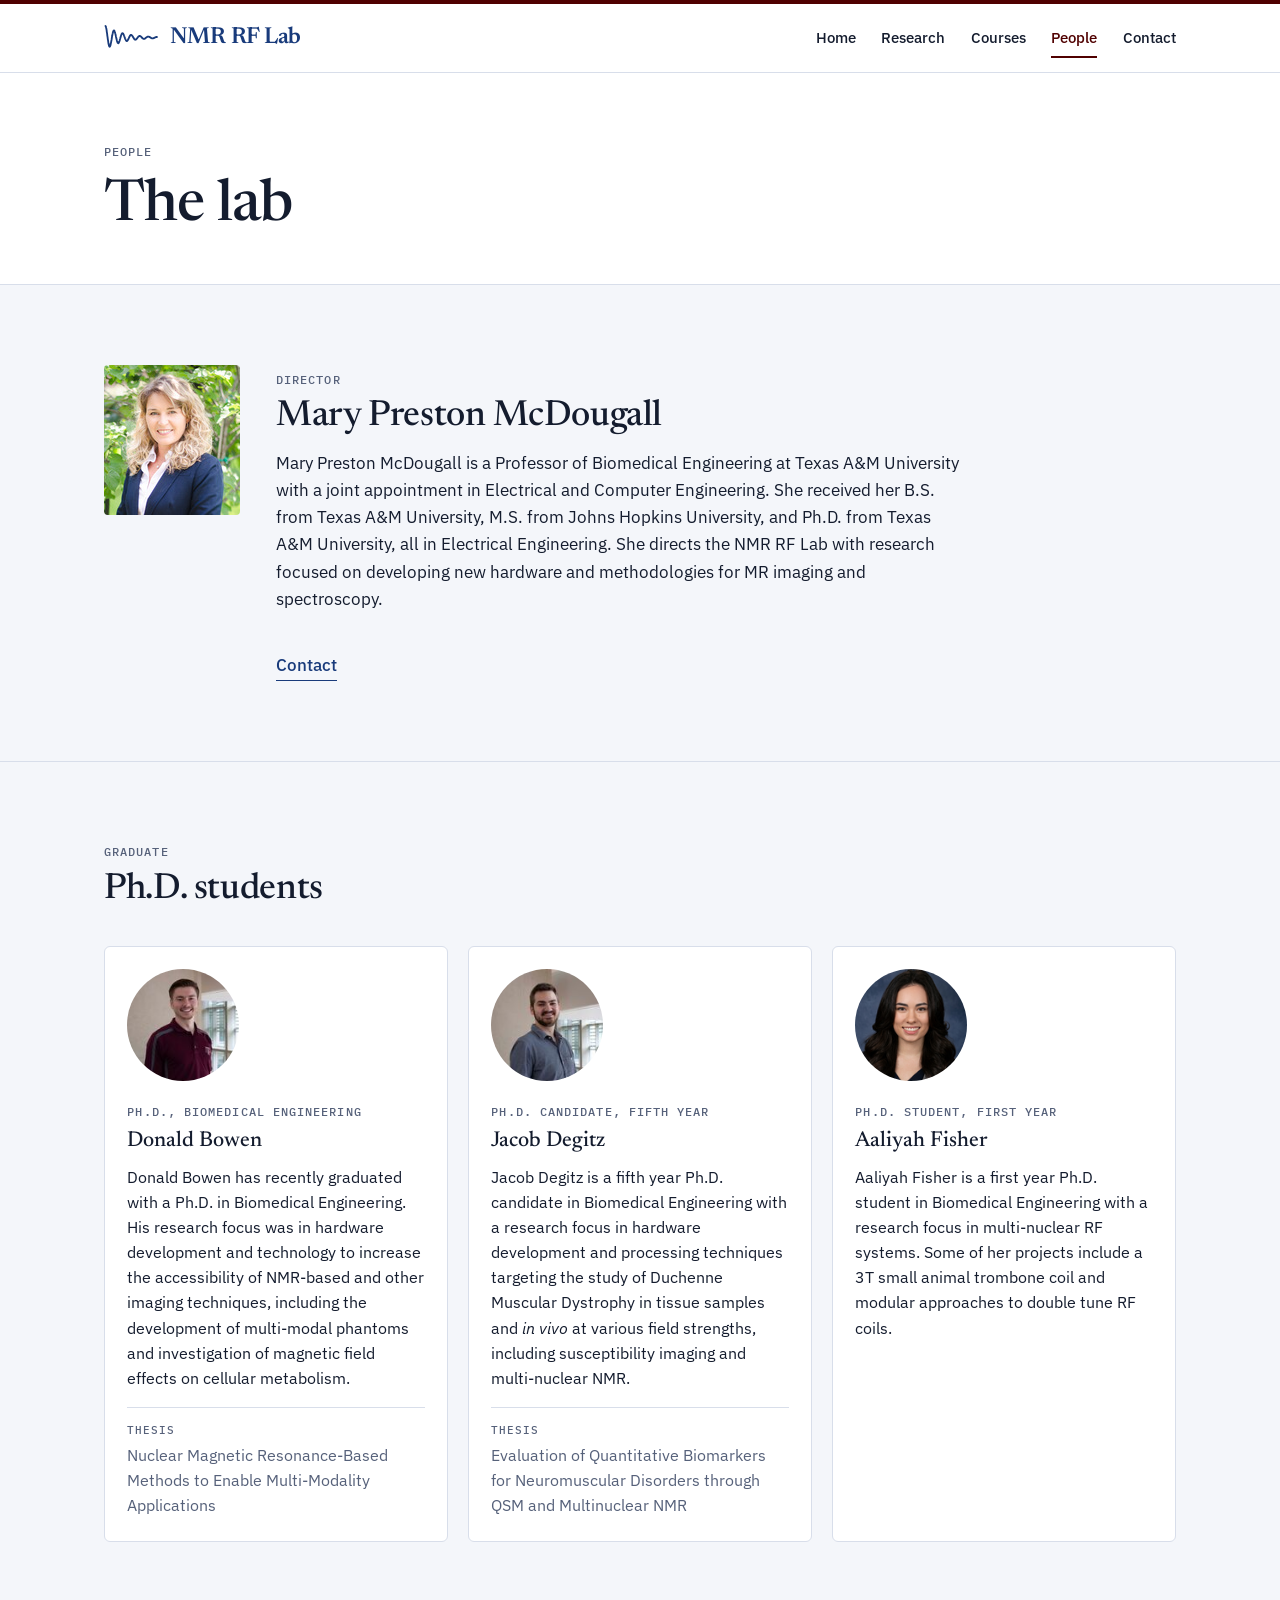
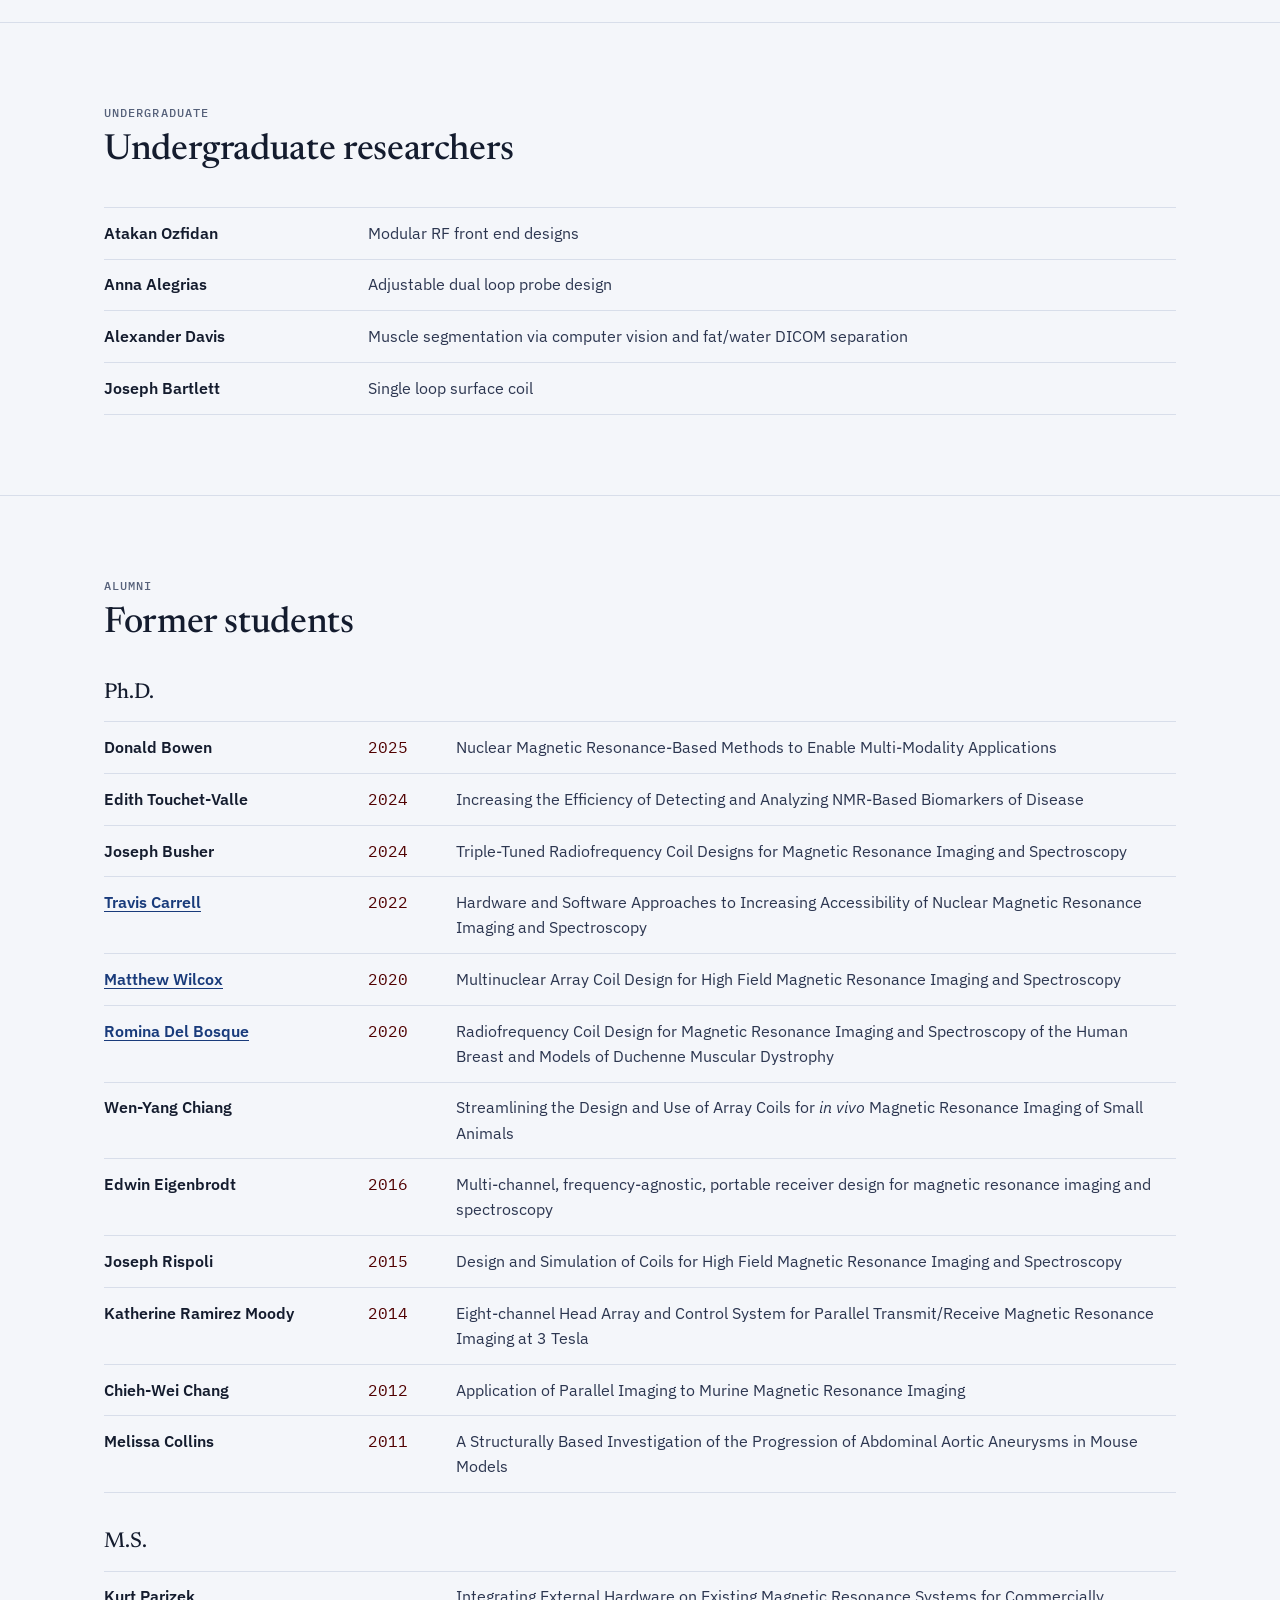
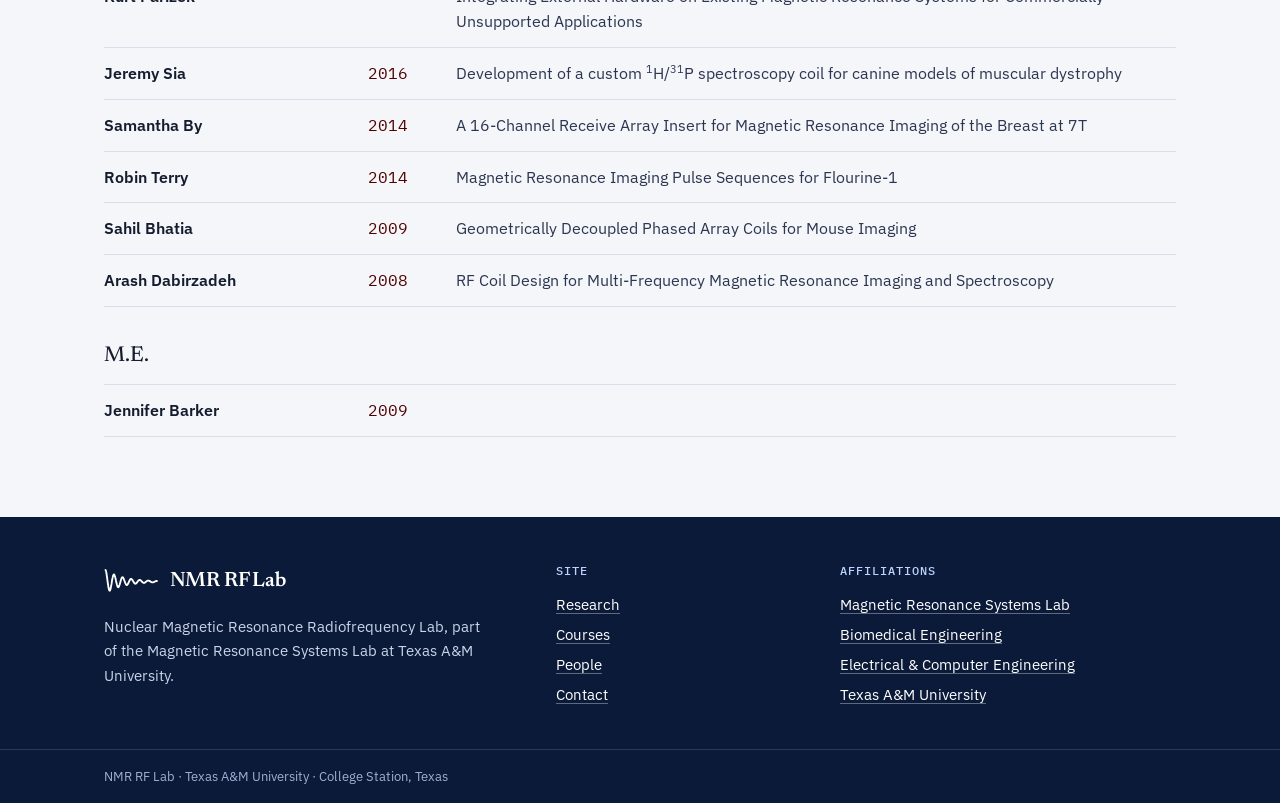
<file: people.html>
<!DOCTYPE html>
<html lang="en">
<head>
  <meta charset="utf-8">
  <meta name="viewport" content="width=device-width, initial-scale=1">
  <title>People · NMR RF Lab</title>
  <meta name="description" content="Director, students and alumni of the NMR RF Lab at Texas A&amp;M University.">
  <meta property="og:site_name" content="NMR RF Lab">
  <meta property="og:title" content="People · NMR RF Lab">
  <meta property="og:description" content="Director, students and alumni of the NMR RF Lab at Texas A&amp;M University.">
  <meta property="og:image" content="assets/img/research-collage.jpg">
  <link rel="icon" href="assets/img/favicon.svg" type="image/svg+xml">
  <link rel="preload" href="assets/fonts/newsreader-normal-400-600.woff2" as="font" type="font/woff2" crossorigin>
  <link rel="stylesheet" href="assets/css/style.css">
</head>
<body>
  <a class="skip" href="#main">Skip to content</a>

  <header class="site-header">
    <div class="wrap">
      <a class="brand" href="index.html" aria-label="NMR RF Lab home">
        <svg viewBox="0 0 56 28" aria-hidden="true"><path d="M1.5,2.0 L1.7,2.3 L2.0,3.0 L2.2,4.0 L2.5,5.2 L2.7,6.6 L2.9,8.3 L3.2,10.0 L3.4,11.9 L3.7,13.7 L3.9,15.5 L4.2,17.2 L4.4,18.8 L4.6,20.2 L4.9,21.3 L5.1,22.3 L5.4,22.9 L5.6,23.3 L5.8,23.4 L6.1,23.2 L6.3,22.8 L6.6,22.1 L6.8,21.2 L7.0,20.1 L7.3,18.9 L7.5,17.6 L7.8,16.2 L8.0,14.7 L8.2,13.3 L8.5,11.9 L8.7,10.7 L9.0,9.5 L9.2,8.5 L9.4,7.8 L9.7,7.2 L9.9,6.8 L10.2,6.6 L10.4,6.7 L10.7,7.0 L10.9,7.4 L11.1,8.1 L11.4,8.9 L11.6,9.8 L11.9,10.8 L12.1,11.9 L12.3,13.1 L12.6,14.2 L12.8,15.3 L13.1,16.3 L13.3,17.2 L13.5,18.0 L13.8,18.7 L14.0,19.2 L14.3,19.6 L14.5,19.7 L14.8,19.8 L15.0,19.6 L15.2,19.3 L15.5,18.8 L15.7,18.2 L16.0,17.5 L16.2,16.7 L16.4,15.9 L16.7,15.0 L16.9,14.1 L17.2,13.3 L17.4,12.5 L17.6,11.7 L17.9,11.0 L18.1,10.5 L18.4,10.0 L18.6,9.7 L18.8,9.5 L19.1,9.5 L19.3,9.6 L19.6,9.8 L19.8,10.1 L20.0,10.5 L20.3,11.1 L20.5,11.6 L20.8,12.3 L21.0,13.0 L21.3,13.7 L21.5,14.3 L21.7,15.0 L22.0,15.6 L22.2,16.1 L22.5,16.6 L22.7,17.0 L22.9,17.3 L23.2,17.5 L23.4,17.5 L23.7,17.5 L23.9,17.4 L24.1,17.1 L24.4,16.8 L24.6,16.4 L24.9,16.0 L25.1,15.5 L25.4,15.0 L25.6,14.4 L25.8,13.9 L26.1,13.4 L26.3,12.9 L26.6,12.5 L26.8,12.1 L27.0,11.7 L27.3,11.5 L27.5,11.3 L27.8,11.2 L28.0,11.2 L28.2,11.3 L28.5,11.5 L28.7,11.7 L29.0,12.0 L29.2,12.3 L29.4,12.7 L29.7,13.1 L29.9,13.5 L30.2,13.9 L30.4,14.3 L30.7,14.7 L30.9,15.1 L31.1,15.4 L31.4,15.7 L31.6,15.9 L31.9,16.1 L32.1,16.1 L32.3,16.2 L32.6,16.1 L32.8,16.0 L33.1,15.9 L33.3,15.7 L33.5,15.4 L33.8,15.1 L34.0,14.8 L34.3,14.5 L34.5,14.2 L34.7,13.8 L35.0,13.5 L35.2,13.2 L35.5,13.0 L35.7,12.7 L36.0,12.6 L36.2,12.4 L36.4,12.3 L36.7,12.3 L36.9,12.3 L37.2,12.4 L37.4,12.5 L37.6,12.6 L37.9,12.8 L38.1,13.0 L38.4,13.3 L38.6,13.5 L38.8,13.8 L39.1,14.0 L39.3,14.3 L39.6,14.5 L39.8,14.7 L40.0,14.9 L40.3,15.1 L40.5,15.2 L40.8,15.3 L41.0,15.3 L41.2,15.3 L41.5,15.3 L41.7,15.2 L42.0,15.1 L42.2,15.0 L42.5,14.8 L42.7,14.6 L42.9,14.4 L43.2,14.2 L43.4,14.0 L43.7,13.8 L43.9,13.6 L44.1,13.5 L44.4,13.3 L44.6,13.2 L44.9,13.1 L45.1,13.0 L45.3,13.0 L45.6,13.0 L45.8,13.0 L46.1,13.0 L46.3,13.1 L46.5,13.2 L46.8,13.3 L47.0,13.5 L47.3,13.6 L47.5,13.8 L47.8,13.9 L48.0,14.1 L48.2,14.2 L48.5,14.4 L48.7,14.5 L49.0,14.6 L49.2,14.7 L49.4,14.8 L49.7,14.8 L49.9,14.8 L50.2,14.8 L50.4,14.8 L50.6,14.7 L50.9,14.7 L51.1,14.6 L51.4,14.5 L51.6,14.3 L51.8,14.2 L52.1,14.1 L52.3,14.0 L52.6,13.9 L52.8,13.7 L53.1,13.6 L53.3,13.6 L53.5,13.5 L53.8,13.4 L54.0,13.4 L54.3,13.4 L54.5,13.4" fill="none" stroke="currentColor" stroke-width="1.9" stroke-linejoin="round" stroke-linecap="round"/></svg>
        <span>NMR RF Lab</span>
      </a>
      <nav class="nav" aria-label="Main">
        <ul>
          <li><a href="index.html">Home</a></li>
          <li><a href="research.html">Research</a></li>
          <li><a href="courses.html">Courses</a></li>
          <li><a href="people.html" aria-current="page">People</a></li>
          <li><a href="contact.html">Contact</a></li>
        </ul>
      </nav>
    </div>
  </header>

  <main id="main">
    <div class="page-head">
      <div class="wrap">
        <span class="label">People</span>
        <h1>The lab</h1>
      </div>
    </div>

    <section class="section">
      <div class="wrap">
        <div class="pi">
          <img class="portrait" src="assets/img/mcdougall.jpg" width="136" height="151" alt="Mary Preston McDougall">
          <div>
            <span class="label">Director</span>
            <h2>Mary Preston McDougall</h2>
            <p>Mary Preston McDougall is a Professor of Biomedical Engineering at Texas A&amp;M University with a joint appointment in Electrical and Computer Engineering. She received her B.S. from Texas A&amp;M University, M.S. from Johns Hopkins University, and Ph.D. from Texas A&amp;M University, all in Electrical Engineering. She directs the NMR RF Lab with research focused on developing new hardware and methodologies for MR imaging and spectroscopy.</p>
            <a class="more" href="contact.html">Contact</a>
          </div>
        </div>
      </div>
    </section>

    <section class="section">
      <div class="wrap">
        <div class="section-head">
          <span class="label">Graduate</span>
          <h2>Ph.D. students</h2>
        </div>
        <div class="people">
          <article class="person">
            <img class="portrait" src="assets/img/bowen.jpg" width="131" height="134" alt="Donald Bowen">
            <span class="label">Ph.D., Biomedical Engineering</span>
            <h3>Donald Bowen</h3>
            <p>Donald Bowen has recently graduated with a Ph.D. in Biomedical Engineering. His research focus was in hardware development and technology to increase the accessibility of NMR-based and other imaging techniques, including the development of multi-modal phantoms and investigation of magnetic field effects on cellular metabolism.</p>
            <p class="thesis"><b>Thesis</b>Nuclear Magnetic Resonance-Based Methods to Enable Multi-Modality Applications</p>
          </article>
          <article class="person">
            <img class="portrait" src="assets/img/degitz.jpg" width="134" height="132" alt="Jacob Degitz">
            <span class="label">Ph.D. candidate, fifth year</span>
            <h3>Jacob Degitz</h3>
            <p>Jacob Degitz is a fifth year Ph.D. candidate in Biomedical Engineering with a research focus in hardware development and processing techniques targeting the study of Duchenne Muscular Dystrophy in tissue samples and <i>in vivo</i> at various field strengths, including susceptibility imaging and multi-nuclear NMR.</p>
            <p class="thesis"><b>Thesis</b>Evaluation of Quantitative Biomarkers for Neuromuscular Disorders through QSM and Multinuclear NMR</p>
          </article>
          <article class="person">
            <img class="portrait" src="assets/img/fisher.png" width="133" height="146" alt="Aaliyah Fisher">
            <span class="label">Ph.D. student, first year</span>
            <h3>Aaliyah Fisher</h3>
            <p>Aaliyah Fisher is a first year Ph.D. student in Biomedical Engineering with a research focus in multi-nuclear RF systems. Some of her projects include a 3T small animal trombone coil and modular approaches to double tune RF coils.</p>
          </article>
        </div>
      </div>
    </section>

    <section class="section">
      <div class="wrap">
        <div class="section-head">
          <span class="label">Undergraduate</span>
          <h2>Undergraduate researchers</h2>
        </div>
        <ul class="rows two">
          <li><span class="name">Atakan Ozfidan</span><span class="what">Modular RF front end designs</span></li>
          <li><span class="name">Anna Alegrias</span><span class="what">Adjustable dual loop probe design</span></li>
          <li><span class="name">Alexander Davis</span><span class="what">Muscle segmentation via computer vision and fat/water DICOM separation</span></li>
          <li><span class="name">Joseph Bartlett</span><span class="what">Single loop surface coil</span></li>
        </ul>
      </div>
    </section>

    <section class="section">
      <div class="wrap">
        <div class="section-head">
          <span class="label">Alumni</span>
          <h2>Former students</h2>
        </div>
        <h3 class="degree">Ph.D.</h3>
        <ul class="rows">
          <li><span class="name">Donald Bowen</span><span class="yr">2025</span><span class="what">Nuclear Magnetic Resonance-Based Methods to Enable Multi-Modality Applications</span></li>
          <li><span class="name">Edith Touchet-Valle</span><span class="yr">2024</span><span class="what">Increasing the Efficiency of Detecting and Analyzing NMR-Based Biomarkers of Disease</span></li>
          <li><span class="name">Joseph Busher</span><span class="yr">2024</span><span class="what">Triple-Tuned Radiofrequency Coil Designs for Magnetic Resonance Imaging and Spectroscopy</span></li>
          <li><span class="name"><a href="https://engineering.tamu.edu/biomedical/profiles/carrell-travis.html">Travis Carrell</a></span><span class="yr">2022</span><span class="what">Hardware and Software Approaches to Increasing Accessibility of Nuclear Magnetic Resonance Imaging and Spectroscopy</span></li>
          <li><span class="name"><a href="https://www.linkedin.com/in/matt-wilcox/">Matthew Wilcox</a></span><span class="yr">2020</span><span class="what">Multinuclear Array Coil Design for High Field Magnetic Resonance Imaging and Spectroscopy</span></li>
          <li><span class="name"><a href="https://engineering.vanderbilt.edu/bio/romina-delbosque">Romina Del Bosque</a></span><span class="yr">2020</span><span class="what">Radiofrequency Coil Design for Magnetic Resonance Imaging and Spectroscopy of the Human Breast and Models of Duchenne Muscular Dystrophy</span></li>
          <li><span class="name">Wen-Yang Chiang</span><span class="yr"></span><span class="what">Streamlining the Design and Use of Array Coils for <i>in vivo</i> Magnetic Resonance Imaging of Small Animals</span></li>
          <li><span class="name">Edwin Eigenbrodt</span><span class="yr">2016</span><span class="what">Multi-channel, frequency-agnostic, portable receiver design for magnetic resonance imaging and spectroscopy</span></li>
          <li><span class="name">Joseph Rispoli</span><span class="yr">2015</span><span class="what">Design and Simulation of Coils for High Field Magnetic Resonance Imaging and Spectroscopy</span></li>
          <li><span class="name">Katherine Ramirez Moody</span><span class="yr">2014</span><span class="what">Eight-channel Head Array and Control System for Parallel Transmit/Receive Magnetic Resonance Imaging at 3 Tesla</span></li>
          <li><span class="name">Chieh-Wei Chang</span><span class="yr">2012</span><span class="what">Application of Parallel Imaging to Murine Magnetic Resonance Imaging</span></li>
          <li><span class="name">Melissa Collins</span><span class="yr">2011</span><span class="what">A Structurally Based Investigation of the Progression of Abdominal Aortic Aneurysms in Mouse Models</span></li>
        </ul>
        <h3 class="degree">M.S.</h3>
        <ul class="rows">
          <li><span class="name">Kurt Parizek</span><span class="yr"></span><span class="what">Integrating External Hardware on Existing Magnetic Resonance Systems for Commercially Unsupported Applications</span></li>
          <li><span class="name">Jeremy Sia</span><span class="yr">2016</span><span class="what">Development of a custom <sup>1</sup>H/<sup>31</sup>P spectroscopy coil for canine models of muscular dystrophy</span></li>
          <li><span class="name">Samantha By</span><span class="yr">2014</span><span class="what">A 16-Channel Receive Array Insert for Magnetic Resonance Imaging of the Breast at 7T</span></li>
          <li><span class="name">Robin Terry</span><span class="yr">2014</span><span class="what">Magnetic Resonance Imaging Pulse Sequences for Flourine-1</span></li>
          <li><span class="name">Sahil Bhatia</span><span class="yr">2009</span><span class="what">Geometrically Decoupled Phased Array Coils for Mouse Imaging</span></li>
          <li><span class="name">Arash Dabirzadeh</span><span class="yr">2008</span><span class="what">RF Coil Design for Multi-Frequency Magnetic Resonance Imaging and Spectroscopy</span></li>
        </ul>
        <h3 class="degree">M.E.</h3>
        <ul class="rows">
          <li><span class="name">Jennifer Barker</span><span class="yr">2009</span><span class="what"></span></li>
        </ul>
      </div>
    </section>
  </main>

  <footer class="site-footer">
    <div class="wrap">
      <div>
        <a class="brand" href="index.html">
          <svg viewBox="0 0 56 28" aria-hidden="true"><path d="M1.5,2.0 L1.7,2.3 L2.0,3.0 L2.2,4.0 L2.5,5.2 L2.7,6.6 L2.9,8.3 L3.2,10.0 L3.4,11.9 L3.7,13.7 L3.9,15.5 L4.2,17.2 L4.4,18.8 L4.6,20.2 L4.9,21.3 L5.1,22.3 L5.4,22.9 L5.6,23.3 L5.8,23.4 L6.1,23.2 L6.3,22.8 L6.6,22.1 L6.8,21.2 L7.0,20.1 L7.3,18.9 L7.5,17.6 L7.8,16.2 L8.0,14.7 L8.2,13.3 L8.5,11.9 L8.7,10.7 L9.0,9.5 L9.2,8.5 L9.4,7.8 L9.7,7.2 L9.9,6.8 L10.2,6.6 L10.4,6.7 L10.7,7.0 L10.9,7.4 L11.1,8.1 L11.4,8.9 L11.6,9.8 L11.9,10.8 L12.1,11.9 L12.3,13.1 L12.6,14.2 L12.8,15.3 L13.1,16.3 L13.3,17.2 L13.5,18.0 L13.8,18.7 L14.0,19.2 L14.3,19.6 L14.5,19.7 L14.8,19.8 L15.0,19.6 L15.2,19.3 L15.5,18.8 L15.7,18.2 L16.0,17.5 L16.2,16.7 L16.4,15.9 L16.7,15.0 L16.9,14.1 L17.2,13.3 L17.4,12.5 L17.6,11.7 L17.9,11.0 L18.1,10.5 L18.4,10.0 L18.6,9.7 L18.8,9.5 L19.1,9.5 L19.3,9.6 L19.6,9.8 L19.8,10.1 L20.0,10.5 L20.3,11.1 L20.5,11.6 L20.8,12.3 L21.0,13.0 L21.3,13.7 L21.5,14.3 L21.7,15.0 L22.0,15.6 L22.2,16.1 L22.5,16.6 L22.7,17.0 L22.9,17.3 L23.2,17.5 L23.4,17.5 L23.7,17.5 L23.9,17.4 L24.1,17.1 L24.4,16.8 L24.6,16.4 L24.9,16.0 L25.1,15.5 L25.4,15.0 L25.6,14.4 L25.8,13.9 L26.1,13.4 L26.3,12.9 L26.6,12.5 L26.8,12.1 L27.0,11.7 L27.3,11.5 L27.5,11.3 L27.8,11.2 L28.0,11.2 L28.2,11.3 L28.5,11.5 L28.7,11.7 L29.0,12.0 L29.2,12.3 L29.4,12.7 L29.7,13.1 L29.9,13.5 L30.2,13.9 L30.4,14.3 L30.7,14.7 L30.9,15.1 L31.1,15.4 L31.4,15.7 L31.6,15.9 L31.9,16.1 L32.1,16.1 L32.3,16.2 L32.6,16.1 L32.8,16.0 L33.1,15.9 L33.3,15.7 L33.5,15.4 L33.8,15.1 L34.0,14.8 L34.3,14.5 L34.5,14.2 L34.7,13.8 L35.0,13.5 L35.2,13.2 L35.5,13.0 L35.7,12.7 L36.0,12.6 L36.2,12.4 L36.4,12.3 L36.7,12.3 L36.9,12.3 L37.2,12.4 L37.4,12.5 L37.6,12.6 L37.9,12.8 L38.1,13.0 L38.4,13.3 L38.6,13.5 L38.8,13.8 L39.1,14.0 L39.3,14.3 L39.6,14.5 L39.8,14.7 L40.0,14.9 L40.3,15.1 L40.5,15.2 L40.8,15.3 L41.0,15.3 L41.2,15.3 L41.5,15.3 L41.7,15.2 L42.0,15.1 L42.2,15.0 L42.5,14.8 L42.7,14.6 L42.9,14.4 L43.2,14.2 L43.4,14.0 L43.7,13.8 L43.9,13.6 L44.1,13.5 L44.4,13.3 L44.6,13.2 L44.9,13.1 L45.1,13.0 L45.3,13.0 L45.6,13.0 L45.8,13.0 L46.1,13.0 L46.3,13.1 L46.5,13.2 L46.8,13.3 L47.0,13.5 L47.3,13.6 L47.5,13.8 L47.8,13.9 L48.0,14.1 L48.2,14.2 L48.5,14.4 L48.7,14.5 L49.0,14.6 L49.2,14.7 L49.4,14.8 L49.7,14.8 L49.9,14.8 L50.2,14.8 L50.4,14.8 L50.6,14.7 L50.9,14.7 L51.1,14.6 L51.4,14.5 L51.6,14.3 L51.8,14.2 L52.1,14.1 L52.3,14.0 L52.6,13.9 L52.8,13.7 L53.1,13.6 L53.3,13.6 L53.5,13.5 L53.8,13.4 L54.0,13.4 L54.3,13.4 L54.5,13.4" fill="none" stroke="currentColor" stroke-width="1.9" stroke-linejoin="round" stroke-linecap="round"/></svg>
          <span>NMR RF Lab</span>
        </a>
        <p>Nuclear Magnetic Resonance Radiofrequency Lab, part of the Magnetic Resonance Systems Lab at Texas A&amp;M University.</p>
      </div>
      <div>
        <h2>Site</h2>
        <ul>
          <li><a href="research.html">Research</a></li>
          <li><a href="courses.html">Courses</a></li>
          <li><a href="people.html">People</a></li>
          <li><a href="contact.html">Contact</a></li>
        </ul>
      </div>
      <div>
        <h2>Affiliations</h2>
        <ul>
          <li><a href="https://www.tamu-mrsl.org/">Magnetic Resonance Systems Lab</a></li>
          <li><a href="https://engineering.tamu.edu/biomedical/index.html">Biomedical Engineering</a></li>
          <li><a href="https://engineering.tamu.edu/electrical/index.html">Electrical &amp; Computer Engineering</a></li>
          <li><a href="https://www.tamu.edu/">Texas A&amp;M University</a></li>
        </ul>
      </div>
    </div>
    <div class="legal">
      <div class="wrap">NMR RF Lab · Texas A&amp;M University · College Station, Texas</div>
    </div>
  </footer>

  <script src="assets/js/site.js"></script>
</body>
</html>
</file>
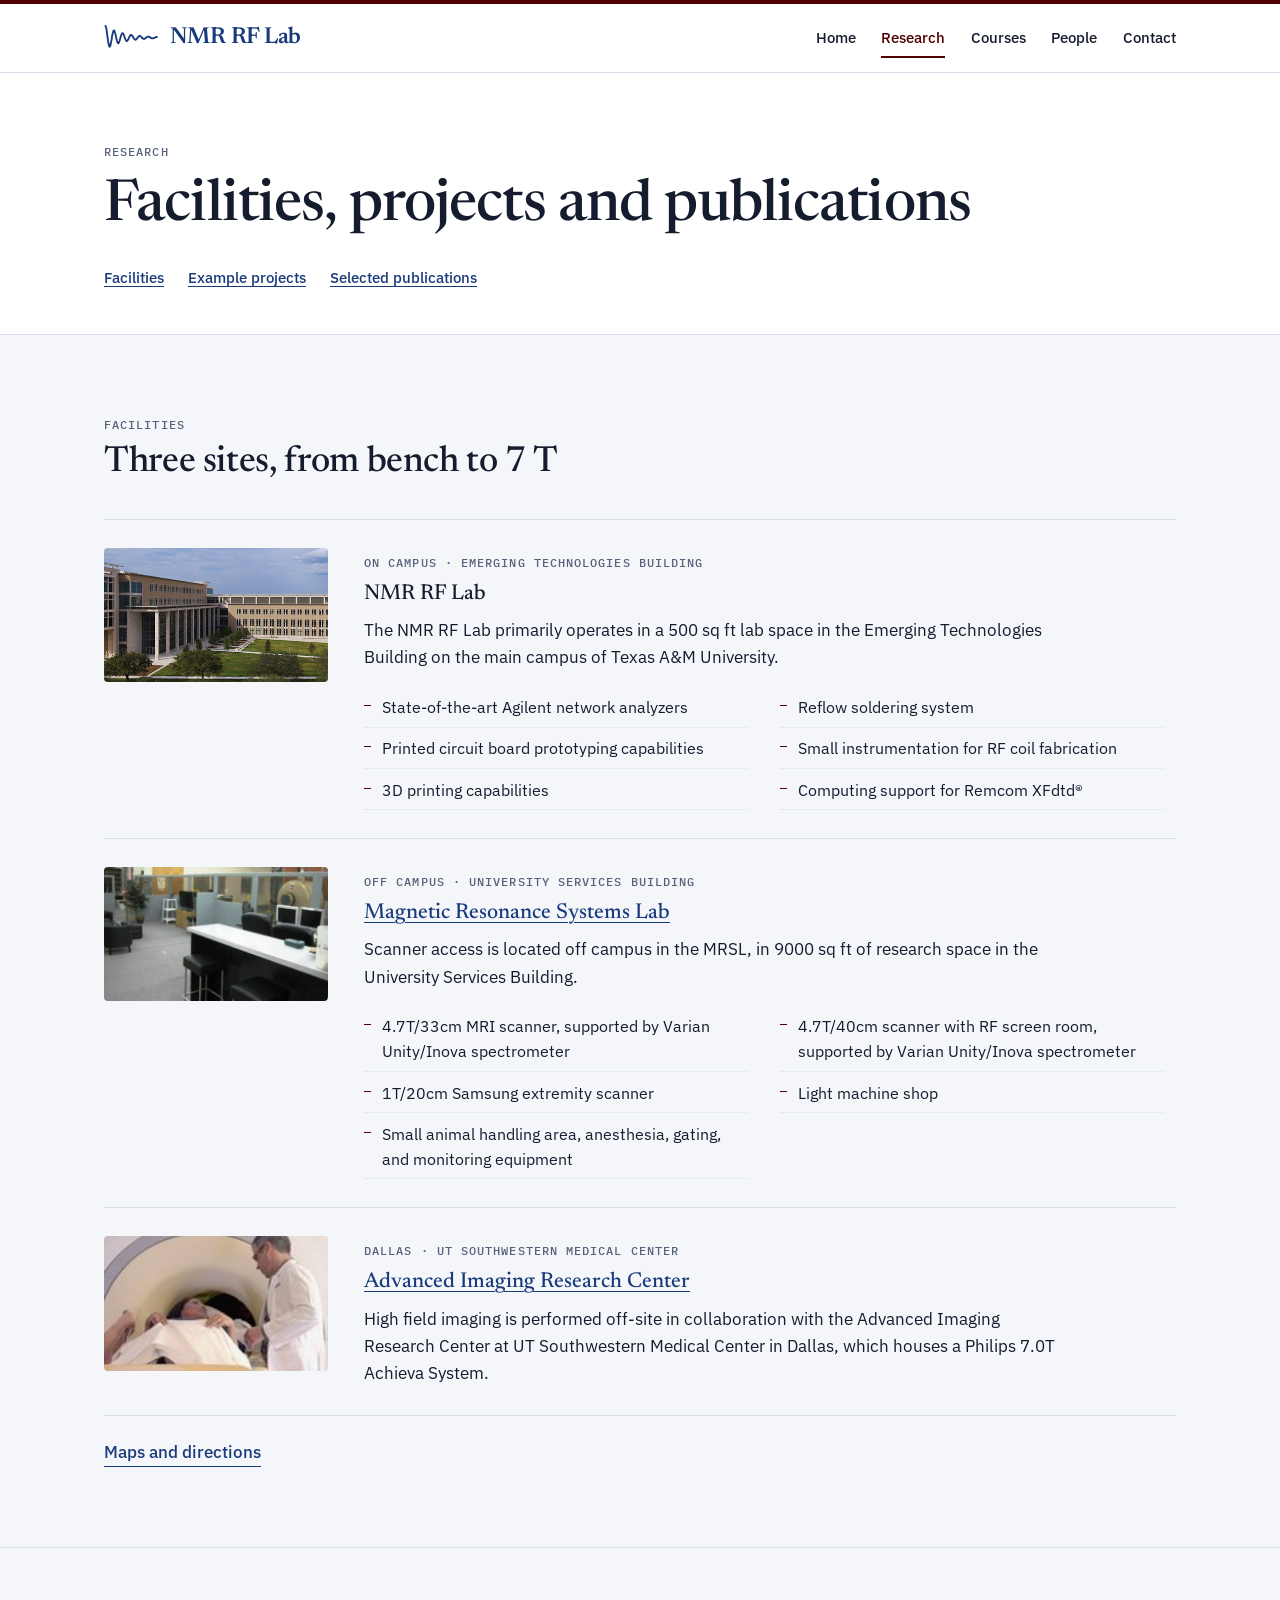
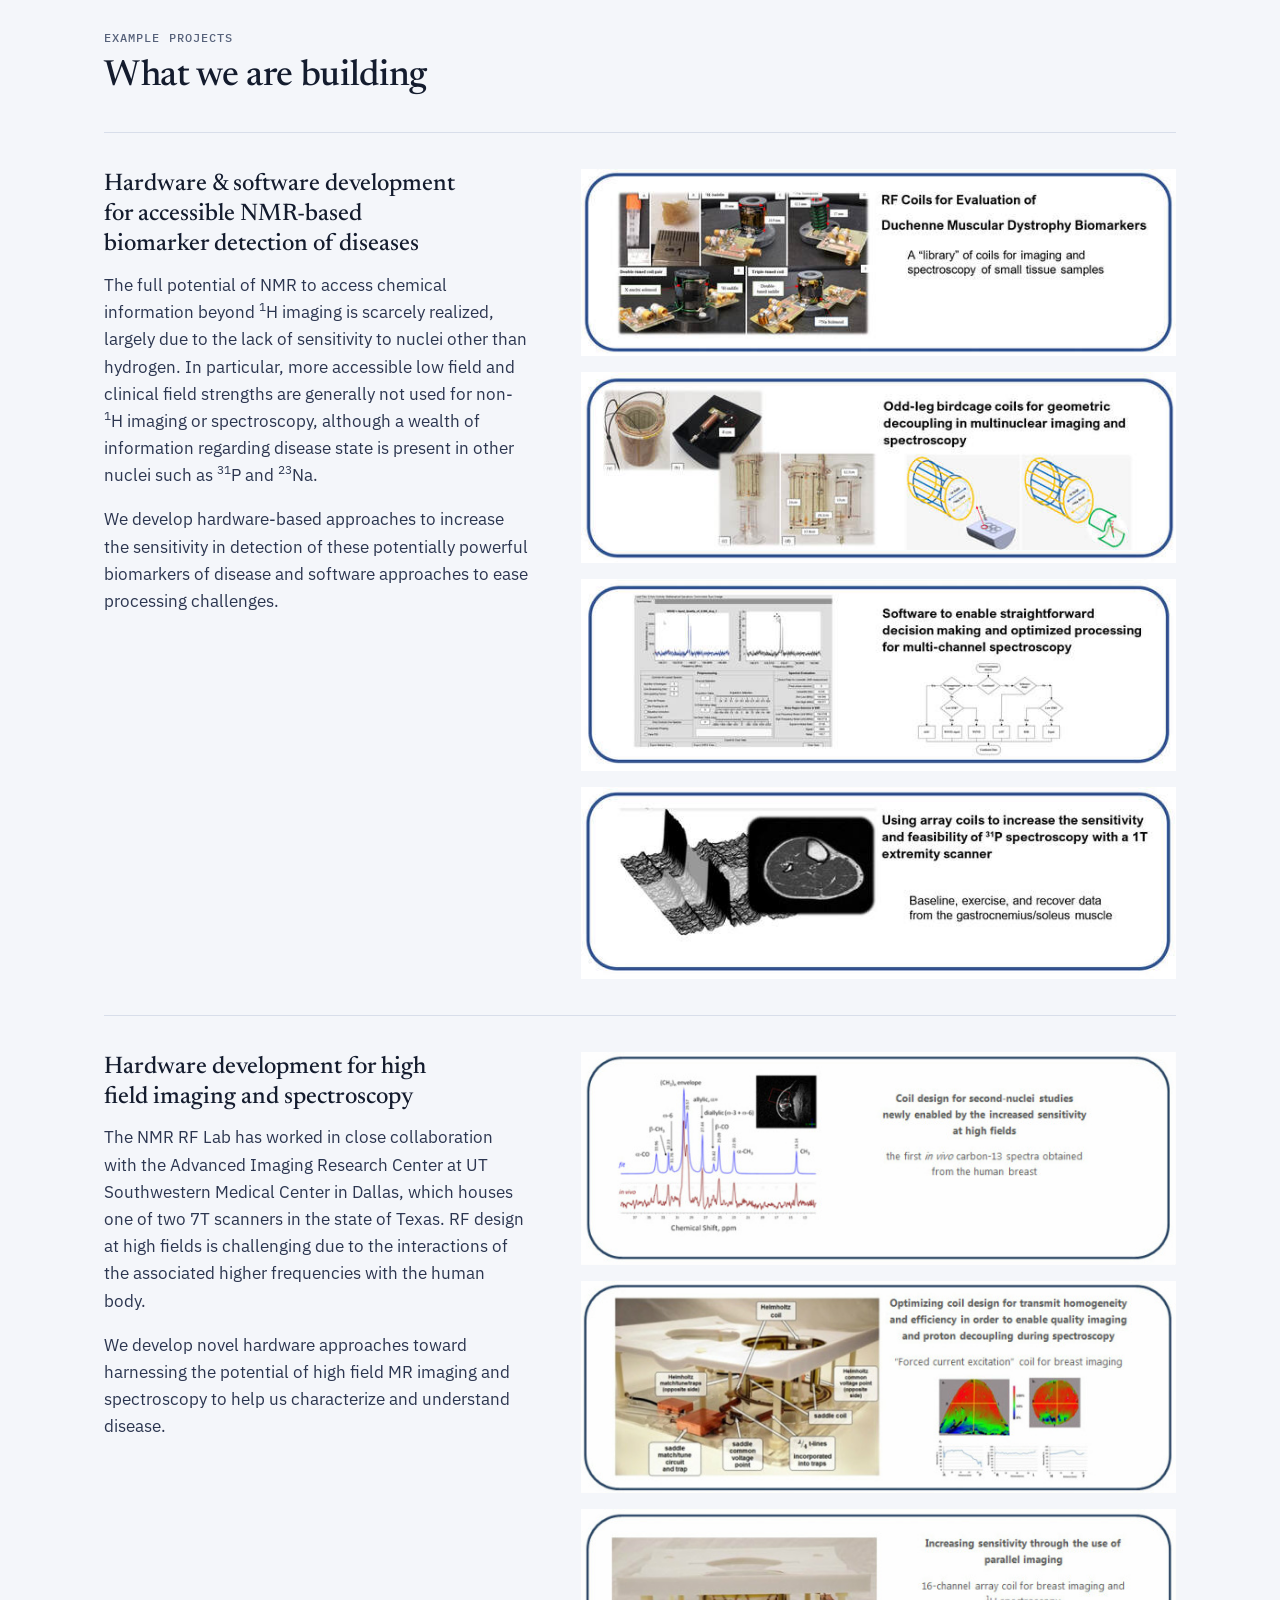
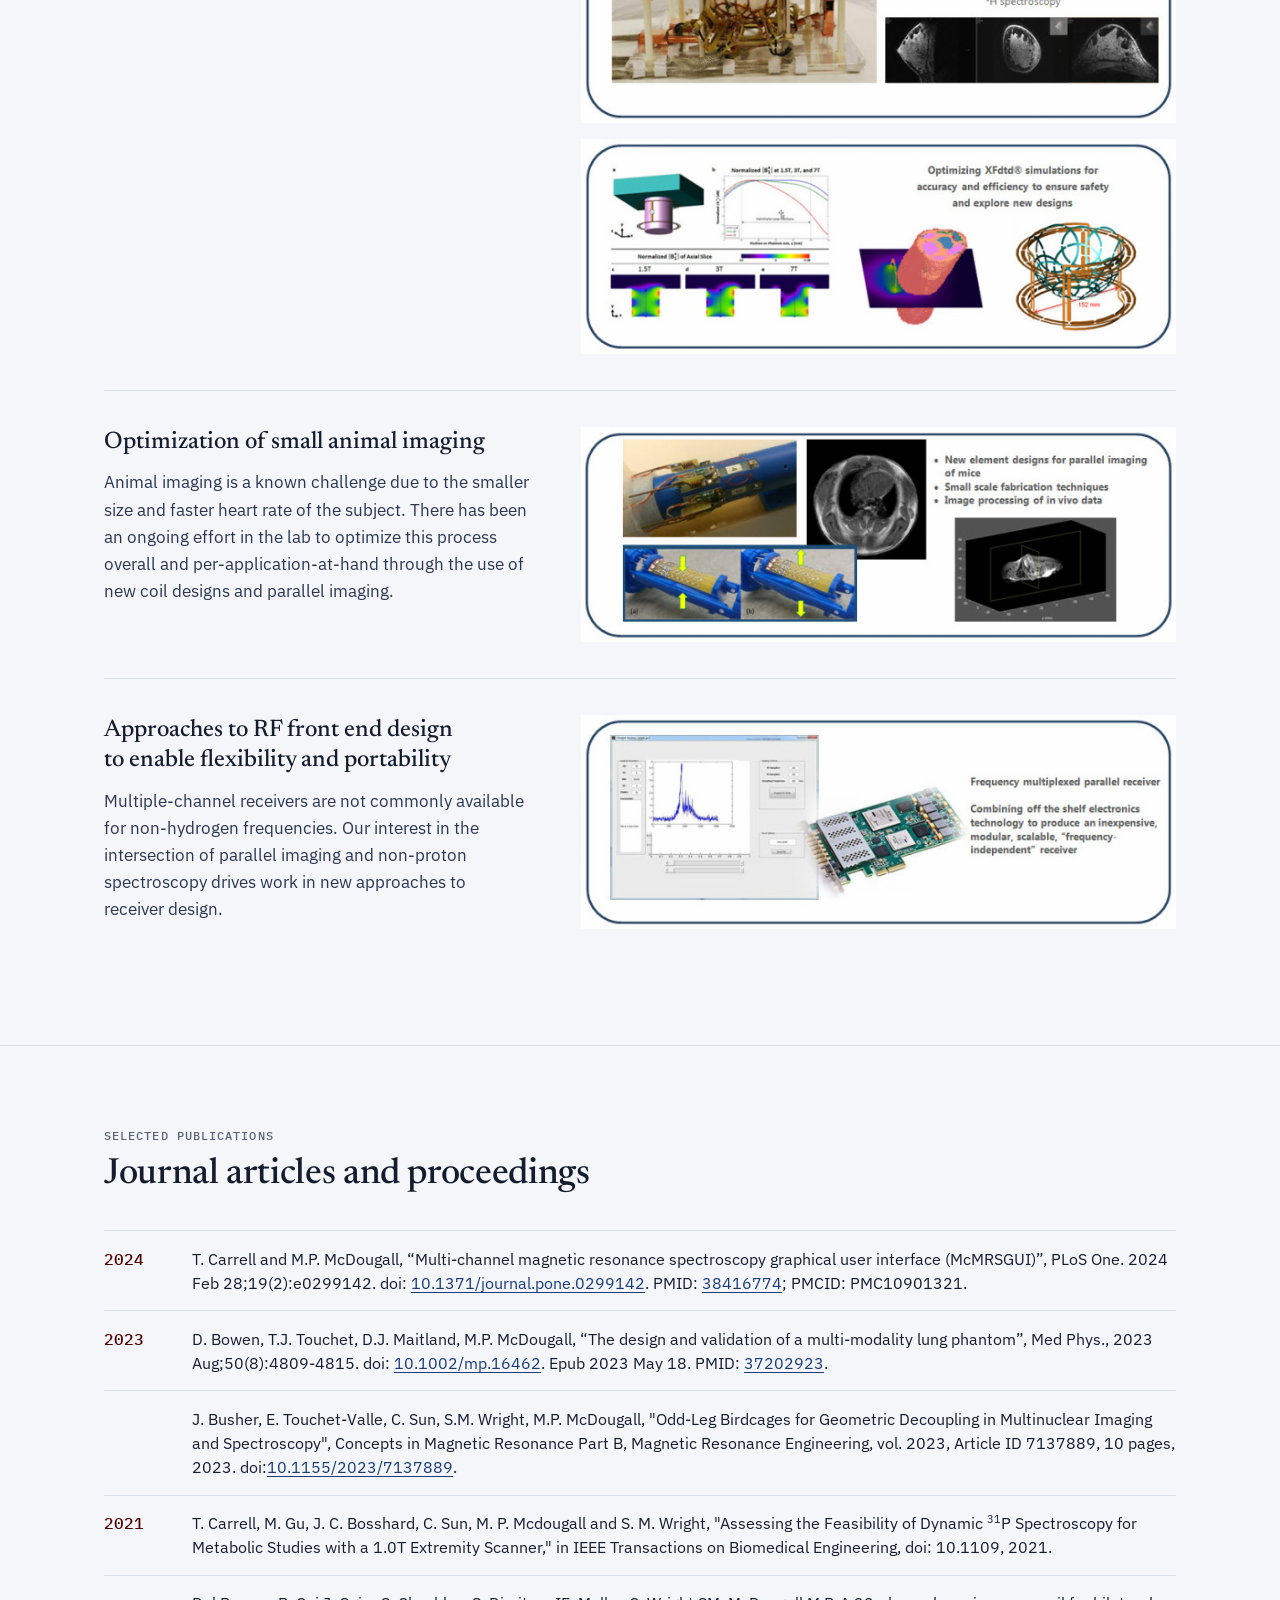
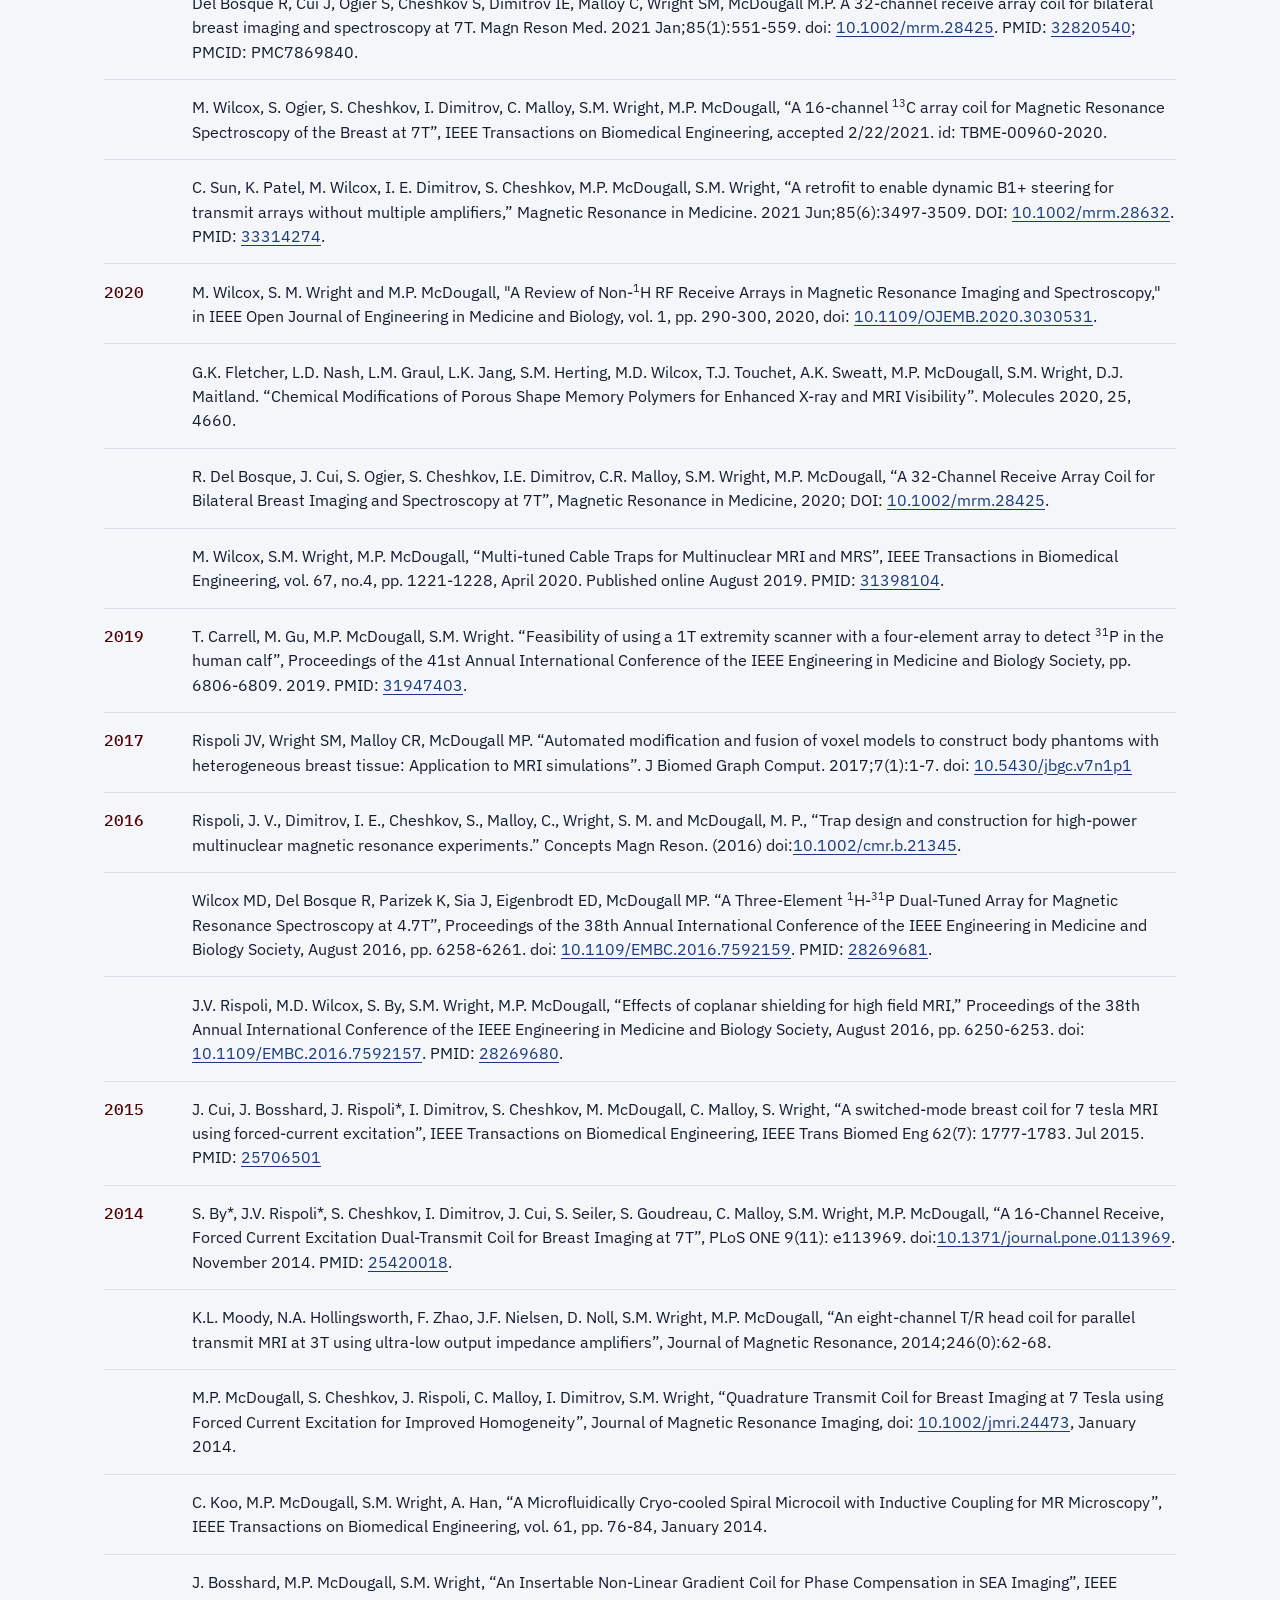
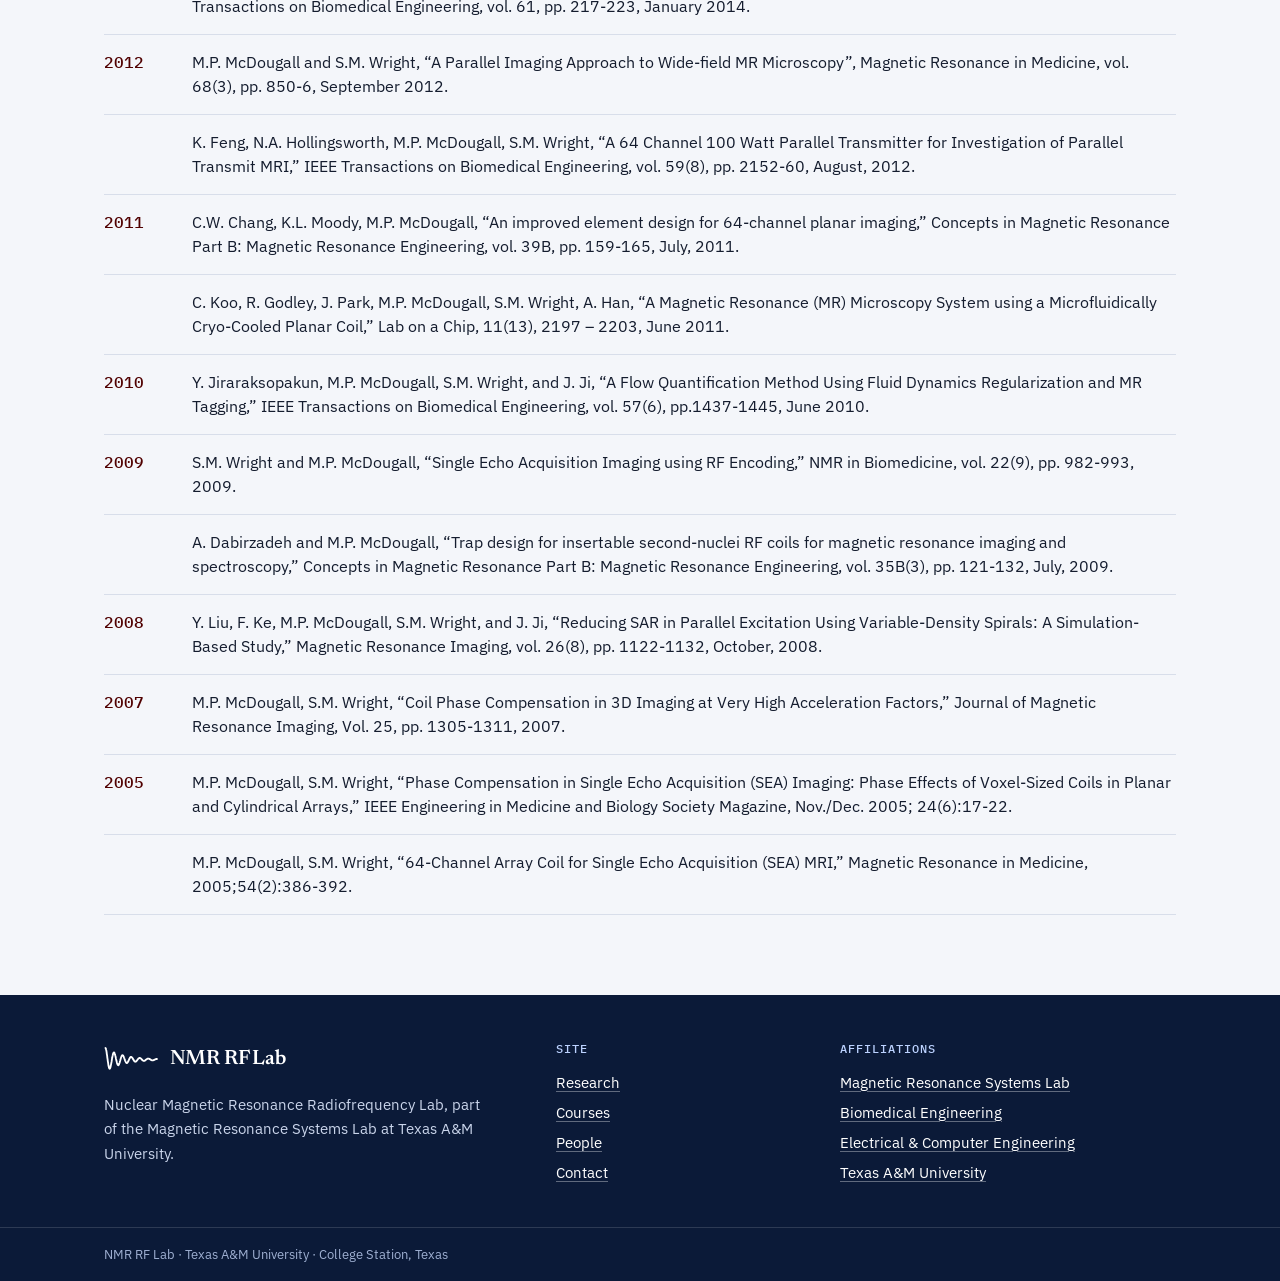
<file: research.html>
<!DOCTYPE html>
<html lang="en">
<head>
  <meta charset="utf-8">
  <meta name="viewport" content="width=device-width, initial-scale=1">
  <title>Research · NMR RF Lab</title>
  <meta name="description" content="Facilities, example projects and selected publications of the NMR RF Lab at Texas A&amp;M University.">
  <meta property="og:site_name" content="NMR RF Lab">
  <meta property="og:title" content="Research · NMR RF Lab">
  <meta property="og:description" content="Facilities, example projects and selected publications of the NMR RF Lab at Texas A&amp;M University.">
  <meta property="og:image" content="assets/img/research-collage.jpg">
  <link rel="icon" href="assets/img/favicon.svg" type="image/svg+xml">
  <link rel="preload" href="assets/fonts/newsreader-normal-400-600.woff2" as="font" type="font/woff2" crossorigin>
  <link rel="stylesheet" href="assets/css/style.css">
</head>
<body>
  <a class="skip" href="#main">Skip to content</a>

  <header class="site-header">
    <div class="wrap">
      <a class="brand" href="index.html" aria-label="NMR RF Lab home">
        <svg viewBox="0 0 56 28" aria-hidden="true"><path d="M1.5,2.0 L1.7,2.3 L2.0,3.0 L2.2,4.0 L2.5,5.2 L2.7,6.6 L2.9,8.3 L3.2,10.0 L3.4,11.9 L3.7,13.7 L3.9,15.5 L4.2,17.2 L4.4,18.8 L4.6,20.2 L4.9,21.3 L5.1,22.3 L5.4,22.9 L5.6,23.3 L5.8,23.4 L6.1,23.2 L6.3,22.8 L6.6,22.1 L6.8,21.2 L7.0,20.1 L7.3,18.9 L7.5,17.6 L7.8,16.2 L8.0,14.7 L8.2,13.3 L8.5,11.9 L8.7,10.7 L9.0,9.5 L9.2,8.5 L9.4,7.8 L9.7,7.2 L9.9,6.8 L10.2,6.6 L10.4,6.7 L10.7,7.0 L10.9,7.4 L11.1,8.1 L11.4,8.9 L11.6,9.8 L11.9,10.8 L12.1,11.9 L12.3,13.1 L12.6,14.2 L12.8,15.3 L13.1,16.3 L13.3,17.2 L13.5,18.0 L13.8,18.7 L14.0,19.2 L14.3,19.6 L14.5,19.7 L14.8,19.8 L15.0,19.6 L15.2,19.3 L15.5,18.8 L15.7,18.2 L16.0,17.5 L16.2,16.7 L16.4,15.9 L16.7,15.0 L16.9,14.1 L17.2,13.3 L17.4,12.5 L17.6,11.7 L17.9,11.0 L18.1,10.5 L18.4,10.0 L18.6,9.7 L18.8,9.5 L19.1,9.5 L19.3,9.6 L19.6,9.8 L19.8,10.1 L20.0,10.5 L20.3,11.1 L20.5,11.6 L20.8,12.3 L21.0,13.0 L21.3,13.7 L21.5,14.3 L21.7,15.0 L22.0,15.6 L22.2,16.1 L22.5,16.6 L22.7,17.0 L22.9,17.3 L23.2,17.5 L23.4,17.5 L23.7,17.5 L23.9,17.4 L24.1,17.1 L24.4,16.8 L24.6,16.4 L24.9,16.0 L25.1,15.5 L25.4,15.0 L25.6,14.4 L25.8,13.9 L26.1,13.4 L26.3,12.9 L26.6,12.5 L26.8,12.1 L27.0,11.7 L27.3,11.5 L27.5,11.3 L27.8,11.2 L28.0,11.2 L28.2,11.3 L28.5,11.5 L28.7,11.7 L29.0,12.0 L29.2,12.3 L29.4,12.7 L29.7,13.1 L29.9,13.5 L30.2,13.9 L30.4,14.3 L30.7,14.7 L30.9,15.1 L31.1,15.4 L31.4,15.7 L31.6,15.9 L31.9,16.1 L32.1,16.1 L32.3,16.2 L32.6,16.1 L32.8,16.0 L33.1,15.9 L33.3,15.7 L33.5,15.4 L33.8,15.1 L34.0,14.8 L34.3,14.5 L34.5,14.2 L34.7,13.8 L35.0,13.5 L35.2,13.2 L35.5,13.0 L35.7,12.7 L36.0,12.6 L36.2,12.4 L36.4,12.3 L36.7,12.3 L36.9,12.3 L37.2,12.4 L37.4,12.5 L37.6,12.6 L37.9,12.8 L38.1,13.0 L38.4,13.3 L38.6,13.5 L38.8,13.8 L39.1,14.0 L39.3,14.3 L39.6,14.5 L39.8,14.7 L40.0,14.9 L40.3,15.1 L40.5,15.2 L40.8,15.3 L41.0,15.3 L41.2,15.3 L41.5,15.3 L41.7,15.2 L42.0,15.1 L42.2,15.0 L42.5,14.8 L42.7,14.6 L42.9,14.4 L43.2,14.2 L43.4,14.0 L43.7,13.8 L43.9,13.6 L44.1,13.5 L44.4,13.3 L44.6,13.2 L44.9,13.1 L45.1,13.0 L45.3,13.0 L45.6,13.0 L45.8,13.0 L46.1,13.0 L46.3,13.1 L46.5,13.2 L46.8,13.3 L47.0,13.5 L47.3,13.6 L47.5,13.8 L47.8,13.9 L48.0,14.1 L48.2,14.2 L48.5,14.4 L48.7,14.5 L49.0,14.6 L49.2,14.7 L49.4,14.8 L49.7,14.8 L49.9,14.8 L50.2,14.8 L50.4,14.8 L50.6,14.7 L50.9,14.7 L51.1,14.6 L51.4,14.5 L51.6,14.3 L51.8,14.2 L52.1,14.1 L52.3,14.0 L52.6,13.9 L52.8,13.7 L53.1,13.6 L53.3,13.6 L53.5,13.5 L53.8,13.4 L54.0,13.4 L54.3,13.4 L54.5,13.4" fill="none" stroke="currentColor" stroke-width="1.9" stroke-linejoin="round" stroke-linecap="round"/></svg>
        <span>NMR RF Lab</span>
      </a>
      <nav class="nav" aria-label="Main">
        <ul>
          <li><a href="index.html">Home</a></li>
          <li><a href="research.html" aria-current="page">Research</a></li>
          <li><a href="courses.html">Courses</a></li>
          <li><a href="people.html">People</a></li>
          <li><a href="contact.html">Contact</a></li>
        </ul>
      </nav>
    </div>
  </header>

  <main id="main">
    <div class="page-head">
      <div class="wrap">
        <span class="label">Research</span>
        <h1>Facilities, projects and publications</h1>
        <nav class="toc" aria-label="On this page">
          <a href="#facilities">Facilities</a>
          <a href="#projects">Example projects</a>
          <a href="#publications">Selected publications</a>
        </nav>
      </div>
    </div>

    <section class="section" id="facilities">
      <div class="wrap">
        <div class="section-head">
          <span class="label">Facilities</span>
          <h2>Three sites, from bench to 7 T</h2>
        </div>

        <article class="facility">
          <img src="assets/img/facility-etb.jpg" width="664" height="266" alt="The Emerging Technologies Building at Texas A&amp;M University.">
          <div>
            <span class="label">On campus · Emerging Technologies Building</span>
            <h3>NMR RF Lab</h3>
            <p>The NMR RF Lab primarily operates in a 500 sq ft lab space in the Emerging Technologies Building on the main campus of Texas A&amp;M University.</p>
            <ul class="kit">
              <li>State-of-the-art Agilent network analyzers</li>
              <li>Reflow soldering system</li>
              <li>Printed circuit board prototyping capabilities</li>
              <li>Small instrumentation for RF coil fabrication</li>
              <li>3D printing capabilities</li>
              <li>Computing support for Remcom XFdtd®</li>
            </ul>
          </div>
        </article>

        <article class="facility">
          <img src="assets/img/facility-mrsl.jpg" width="219" height="139" alt="Scanner and operator workspace at the Magnetic Resonance Systems Lab.">
          <div>
            <span class="label">Off campus · University Services Building</span>
            <h3><a href="https://www.tamu-mrsl.org/">Magnetic Resonance Systems Lab</a></h3>
            <p>Scanner access is located off campus in the MRSL, in 9000 sq ft of research space in the University Services Building.</p>
            <ul class="kit">
              <li>4.7T/33cm MRI scanner, supported by Varian Unity/Inova spectrometer</li>
              <li>4.7T/40cm scanner with RF screen room, supported by Varian Unity/Inova spectrometer</li>
              <li>1T/20cm Samsung extremity scanner</li>
              <li>Light machine shop</li>
              <li>Small animal handling area, anesthesia, gating, and monitoring equipment</li>
            </ul>
          </div>
        </article>

        <article class="facility">
          <img src="assets/img/facility-scanner.jpg" width="167" height="125" alt="A clinician positioning a patient at the bore of an MRI scanner.">
          <div>
            <span class="label">Dallas · UT Southwestern Medical Center</span>
            <h3><a href="http://www.utsouthwestern.edu/education/medical-school/departments/airc/index.html">Advanced Imaging Research Center</a></h3>
            <p>High field imaging is performed off-site in collaboration with the Advanced Imaging Research Center at UT Southwestern Medical Center in Dallas, which houses a Philips 7.0T Achieva System.</p>
          </div>
        </article>

        <a class="more" href="contact.html#directions">Maps and directions</a>
      </div>
    </section>

    <section class="section" id="projects">
      <div class="wrap">
        <div class="section-head">
          <span class="label">Example projects</span>
          <h2>What we are building</h2>
        </div>

        <article class="project">
          <div class="project-text">
            <h3>Hardware &amp; software development for accessible NMR-based biomarker detection of diseases</h3>
            <p>The full potential of NMR to access chemical information beyond <sup>1</sup>H imaging is scarcely realized, largely due to the lack of sensitivity to nuclei other than hydrogen. In particular, more accessible low field and clinical field strengths are generally not used for non-<sup>1</sup>H imaging or spectroscopy, although a wealth of information regarding disease state is present in other nuclei such as <sup>31</sup>P and <sup>23</sup>Na.</p>
            <p>We develop hardware-based approaches to increase the sensitivity in detection of these potentially powerful biomarkers of disease and software approaches to ease processing challenges.</p>
          </div>
          <div class="figs">
            <img src="assets/img/fig-coil-library.jpg" width="646" height="203" loading="lazy" alt="RF coils for evaluation of Duchenne muscular dystrophy biomarkers: a library of coils for imaging and spectroscopy of small tissue samples.">
            <img src="assets/img/fig-odd-leg-birdcage.jpg" width="643" height="206" loading="lazy" alt="Odd-leg birdcage coils for geometric decoupling in multinuclear imaging and spectroscopy.">
            <img src="assets/img/fig-spectroscopy-software.jpg" width="646" height="208" loading="lazy" alt="Software to enable straightforward decision making and optimized processing for multi-channel spectroscopy.">
            <img src="assets/img/fig-1t-31p-spectroscopy.jpg" width="649" height="209" loading="lazy" alt="Using array coils to increase the sensitivity and feasibility of phosphorus-31 spectroscopy with a 1T extremity scanner: baseline, exercise, and recovery data from the gastrocnemius/soleus muscle.">
          </div>
        </article>

        <article class="project">
          <div class="project-text">
            <h3>Hardware development for high field imaging and spectroscopy</h3>
            <p>The NMR RF Lab has worked in close collaboration with the Advanced Imaging Research Center at UT Southwestern Medical Center in Dallas, which houses one of two 7T scanners in the state of Texas. RF design at high fields is challenging due to the interactions of the associated higher frequencies with the human body.</p>
            <p>We develop novel hardware approaches toward harnessing the potential of high field MR imaging and spectroscopy to help us characterize and understand disease.</p>
          </div>
          <div class="figs">
            <img src="assets/img/fig-13c-breast-spectra.jpg" width="652" height="234" loading="lazy" alt="Coil design for second-nuclei studies newly enabled by the increased sensitivity at high fields: the first in vivo carbon-13 spectra obtained from the human breast.">
            <img src="assets/img/fig-forced-current-excitation.jpg" width="648" height="230" loading="lazy" alt="Optimizing coil design for transmit homogeneity and efficiency to enable quality imaging and proton decoupling during spectroscopy: a forced current excitation coil for breast imaging.">
            <img src="assets/img/fig-16ch-breast-array.jpg" width="650" height="234" loading="lazy" alt="Increasing sensitivity through the use of parallel imaging: a 16-channel array coil for breast imaging and proton spectroscopy.">
            <img src="assets/img/fig-xfdtd-simulations.jpg" width="652" height="235" loading="lazy" alt="Optimizing XFdtd simulations for accuracy and efficiency to ensure safety and explore new designs.">
          </div>
        </article>

        <article class="project">
          <div class="project-text">
            <h3>Optimization of small animal imaging</h3>
            <p>Animal imaging is a known challenge due to the smaller size and faster heart rate of the subject. There has been an ongoing effort in the lab to optimize this process overall and per-application-at-hand through the use of new coil designs and parallel imaging.</p>
          </div>
          <div class="figs">
            <img src="assets/img/fig-small-animal.jpg" width="653" height="236" loading="lazy" alt="New element designs for parallel imaging of mice, small scale fabrication techniques, and image processing of in vivo data.">
          </div>
        </article>

        <article class="project">
          <div class="project-text">
            <h3>Approaches to RF front end design to enable flexibility and portability</h3>
            <p>Multiple-channel receivers are not commonly available for non-hydrogen frequencies. Our interest in the intersection of parallel imaging and non-proton spectroscopy drives work in new approaches to receiver design.</p>
          </div>
          <div class="figs">
            <img src="assets/img/fig-parallel-receiver.jpg" width="650" height="234" loading="lazy" alt="Frequency multiplexed parallel receiver: combining off the shelf electronics technology to produce an inexpensive, modular, scalable, frequency-independent receiver.">
          </div>
        </article>
      </div>
    </section>

    <section class="section" id="publications">
      <div class="wrap">
        <div class="section-head">
          <span class="label">Selected publications</span>
          <h2>Journal articles and proceedings</h2>
        </div>
        <ul class="pubs">
          <li><span class="yr">2024</span><span>T. Carrell and M.P. McDougall, “Multi-channel magnetic resonance spectroscopy graphical user interface (McMRSGUI)”, PLoS One. 2024 Feb 28;19(2):e0299142. doi: <a href="https://doi.org/10.1371/journal.pone.0299142">10.1371/journal.pone.0299142</a>. PMID: <a href="https://pubmed.ncbi.nlm.nih.gov/38416774/">38416774</a>; PMCID: PMC10901321.</span></li>
          <li><span class="yr">2023</span><span>D. Bowen, T.J. Touchet, D.J. Maitland, M.P. McDougall, “The design and validation of a multi-modality lung phantom”, Med Phys., 2023 Aug;50(8):4809-4815. doi: <a href="https://doi.org/10.1002/mp.16462">10.1002/mp.16462</a>. Epub 2023 May 18. PMID: <a href="https://pubmed.ncbi.nlm.nih.gov/37202923/">37202923</a>.</span></li>
          <li><span class="yr" aria-hidden="true"></span><span>J. Busher, E. Touchet-Valle, C. Sun, S.M. Wright, M.P. McDougall, "Odd-Leg Birdcages for Geometric Decoupling in Multinuclear Imaging and Spectroscopy", Concepts in Magnetic Resonance Part B, Magnetic Resonance Engineering, vol. 2023, Article ID 7137889, 10 pages, 2023. doi:<a href="https://doi.org/10.1155/2023/7137889">10.1155/2023/7137889</a>.</span></li>
          <li><span class="yr">2021</span><span>T. Carrell, M. Gu, J. C. Bosshard, C. Sun, M. P. Mcdougall and S. M. Wright, "Assessing the Feasibility of Dynamic <sup>31</sup>P Spectroscopy for Metabolic Studies with a 1.0T Extremity Scanner," in IEEE Transactions on Biomedical Engineering, doi: 10.1109, 2021.</span></li>
          <li><span class="yr" aria-hidden="true"></span><span>Del Bosque R, Cui J, Ogier S, Cheshkov S, Dimitrov IE, Malloy C, Wright SM, McDougall M.P. A 32-channel receive array coil for bilateral breast imaging and spectroscopy at 7T. Magn Reson Med. 2021 Jan;85(1):551-559. doi: <a href="https://doi.org/10.1002/mrm.28425">10.1002/mrm.28425</a>. PMID: <a href="https://pubmed.ncbi.nlm.nih.gov/32820540/">32820540</a>; PMCID: PMC7869840.</span></li>
          <li><span class="yr" aria-hidden="true"></span><span>M. Wilcox, S. Ogier, S. Cheshkov, I. Dimitrov, C. Malloy, S.M. Wright, M.P. McDougall, “A 16-channel <sup>13</sup>C array coil for Magnetic Resonance Spectroscopy of the Breast at 7T”, IEEE Transactions on Biomedical Engineering, accepted 2/22/2021. id: TBME-00960-2020.</span></li>
          <li><span class="yr" aria-hidden="true"></span><span>C. Sun, K. Patel, M. Wilcox, I. E. Dimitrov, S. Cheshkov, M.P. McDougall, S.M. Wright, “A retrofit to enable dynamic B1+ steering for transmit arrays without multiple amplifiers,” Magnetic Resonance in Medicine. 2021 Jun;85(6):3497-3509. DOI: <a href="https://doi.org/10.1002/mrm.28632">10.1002/mrm.28632</a>. PMID: <a href="https://pubmed.ncbi.nlm.nih.gov/33314274/">33314274</a>.</span></li>
          <li><span class="yr">2020</span><span>M. Wilcox, S. M. Wright and M.P. McDougall, "A Review of Non-<sup>1</sup>H RF Receive Arrays in Magnetic Resonance Imaging and Spectroscopy," in IEEE Open Journal of Engineering in Medicine and Biology, vol. 1, pp. 290-300, 2020, doi: <a href="https://doi.org/10.1109/OJEMB.2020.3030531">10.1109/OJEMB.2020.3030531</a>.</span></li>
          <li><span class="yr" aria-hidden="true"></span><span>G.K. Fletcher, L.D. Nash, L.M. Graul, L.K. Jang, S.M. Herting, M.D. Wilcox, T.J. Touchet, A.K. Sweatt, M.P. McDougall, S.M. Wright, D.J. Maitland. “Chemical Modifications of Porous Shape Memory Polymers for Enhanced X-ray and MRI Visibility”. Molecules 2020, 25, 4660.</span></li>
          <li><span class="yr" aria-hidden="true"></span><span>R. Del Bosque, J. Cui, S. Ogier, S. Cheshkov, I.E. Dimitrov, C.R. Malloy, S.M. Wright, M.P. McDougall, “A 32-Channel Receive Array Coil for Bilateral Breast Imaging and Spectroscopy at 7T”, Magnetic Resonance in Medicine, 2020; DOI: <a href="https://doi.org/10.1002/mrm.28425">10.1002/mrm.28425</a>.</span></li>
          <li><span class="yr" aria-hidden="true"></span><span>M. Wilcox, S.M. Wright, M.P. McDougall, “Multi-tuned Cable Traps for Multinuclear MRI and MRS”, IEEE Transactions in Biomedical Engineering, vol. 67, no.4, pp. 1221-1228, April 2020. Published online August 2019. PMID: <a href="https://pubmed.ncbi.nlm.nih.gov/31398104/">31398104</a>.</span></li>
          <li><span class="yr">2019</span><span>T. Carrell, M. Gu, M.P. McDougall, S.M. Wright. “Feasibility of using a 1T extremity scanner with a four-element array to detect <sup>31</sup>P in the human calf”, Proceedings of the 41st Annual International Conference of the IEEE Engineering in Medicine and Biology Society, pp. 6806-6809. 2019. PMID: <a href="https://pubmed.ncbi.nlm.nih.gov/31947403/">31947403</a>.</span></li>
          <li><span class="yr">2017</span><span>Rispoli JV, Wright SM, Malloy CR, McDougall MP. “Automated modiﬁcation and fusion of voxel models to construct body phantoms with heterogeneous breast tissue: Application to MRI simulations”. J Biomed Graph Comput. 2017;7(1):1-7. doi: <a href="https://doi.org/10.5430/jbgc.v7n1p1">10.5430/jbgc.v7n1p1</a></span></li>
          <li><span class="yr">2016</span><span>Rispoli, J. V., Dimitrov, I. E., Cheshkov, S., Malloy, C., Wright, S. M. and McDougall, M. P., “Trap design and construction for high-power multinuclear magnetic resonance experiments.” Concepts Magn Reson. (2016) doi:<a href="https://doi.org/10.1002/cmr.b.21345">10.1002/cmr.b.21345</a>.</span></li>
          <li><span class="yr" aria-hidden="true"></span><span>Wilcox MD, Del Bosque R, Parizek K, Sia J, Eigenbrodt ED, McDougall MP. “A Three-Element <sup>1</sup>H-<sup>31</sup>P Dual-Tuned Array for Magnetic Resonance Spectroscopy at 4.7T”, Proceedings of the 38th Annual International Conference of the IEEE Engineering in Medicine and Biology Society, August 2016, pp. 6258-6261. doi: <a href="https://doi.org/10.1109/EMBC.2016.7592159">10.1109/EMBC.2016.7592159</a>. PMID: <a href="https://pubmed.ncbi.nlm.nih.gov/28269681/">28269681</a>.</span></li>
          <li><span class="yr" aria-hidden="true"></span><span>J.V. Rispoli, M.D. Wilcox, S. By, S.M. Wright, M.P. McDougall, “Effects of coplanar shielding for high field MRI,” Proceedings of the 38th Annual International Conference of the IEEE Engineering in Medicine and Biology Society, August 2016, pp. 6250-6253. doi: <a href="https://doi.org/10.1109/EMBC.2016.7592157">10.1109/EMBC.2016.7592157</a>. PMID: <a href="https://pubmed.ncbi.nlm.nih.gov/28269680/">28269680</a>.</span></li>
          <li><span class="yr">2015</span><span>J. Cui, J. Bosshard, J. Rispoli*, I. Dimitrov, S. Cheshkov, M. McDougall, C. Malloy, S. Wright, “A switched-mode breast coil for 7 tesla MRI using forced-current excitation”, IEEE Transactions on Biomedical Engineering, IEEE Trans Biomed Eng 62(7): 1777-1783. Jul 2015. PMID: <a href="https://pubmed.ncbi.nlm.nih.gov/25706501/">25706501</a></span></li>
          <li><span class="yr">2014</span><span>S. By*, J.V. Rispoli*, S. Cheshkov, I. Dimitrov, J. Cui, S. Seiler, S. Goudreau, C. Malloy, S.M. Wright, M.P. McDougall, “A 16-Channel Receive, Forced Current Excitation Dual-Transmit Coil for Breast Imaging at 7T”, PLoS ONE 9(11): e113969. doi:<a href="https://doi.org/10.1371/journal.pone.0113969">10.1371/journal.pone.0113969</a>. November 2014. PMID: <a href="https://pubmed.ncbi.nlm.nih.gov/25420018/">25420018</a>.</span></li>
          <li><span class="yr" aria-hidden="true"></span><span>K.L. Moody, N.A. Hollingsworth, F. Zhao, J.F. Nielsen, D. Noll, S.M. Wright, M.P. McDougall, “An eight-channel T/R head coil for parallel transmit MRI at 3T using ultra-low output impedance amplifiers”, Journal of Magnetic Resonance, 2014;246(0):62-68.</span></li>
          <li><span class="yr" aria-hidden="true"></span><span>M.P. McDougall, S. Cheshkov, J. Rispoli, C. Malloy, I. Dimitrov, S.M. Wright, “Quadrature Transmit Coil for Breast Imaging at 7 Tesla using Forced Current Excitation for Improved Homogeneity”, Journal of Magnetic Resonance Imaging, doi: <a href="https://doi.org/10.1002/jmri.24473">10.1002/jmri.24473</a>, January 2014.</span></li>
          <li><span class="yr" aria-hidden="true"></span><span>C. Koo, M.P. McDougall, S.M. Wright, A. Han, “A Microfluidically Cryo-cooled Spiral Microcoil with Inductive Coupling for MR Microscopy”, IEEE Transactions on Biomedical Engineering, vol. 61, pp. 76-84, January 2014.</span></li>
          <li><span class="yr" aria-hidden="true"></span><span>J. Bosshard, M.P. McDougall, S.M. Wright, “An Insertable Non-Linear Gradient Coil for Phase Compensation in SEA Imaging”, IEEE Transactions on Biomedical Engineering, vol. 61, pp. 217-223, January 2014.</span></li>
          <li><span class="yr">2012</span><span>M.P. McDougall and S.M. Wright, “A Parallel Imaging Approach to Wide-field MR Microscopy”, Magnetic Resonance in Medicine, vol. 68(3), pp. 850-6, September 2012.</span></li>
          <li><span class="yr" aria-hidden="true"></span><span>K. Feng, N.A. Hollingsworth, M.P. McDougall, S.M. Wright, “A 64 Channel 100 Watt Parallel Transmitter for Investigation of Parallel Transmit MRI,” IEEE Transactions on Biomedical Engineering, vol. 59(8), pp. 2152-60, August, 2012.</span></li>
          <li><span class="yr">2011</span><span>C.W. Chang, K.L. Moody, M.P. McDougall, “An improved element design for 64-channel planar imaging,” Concepts in Magnetic Resonance Part B: Magnetic Resonance Engineering, vol. 39B, pp. 159-165, July, 2011.</span></li>
          <li><span class="yr" aria-hidden="true"></span><span>C. Koo, R. Godley, J. Park, M.P. McDougall, S.M. Wright, A. Han, “A Magnetic Resonance (MR) Microscopy System using a Microfluidically Cryo-Cooled Planar Coil,” Lab on a Chip, 11(13), 2197 – 2203, June 2011.</span></li>
          <li><span class="yr">2010</span><span>Y. Jiraraksopakun, M.P. McDougall, S.M. Wright, and J. Ji, “A Flow Quantification Method Using Fluid Dynamics Regularization and MR Tagging,” IEEE Transactions on Biomedical Engineering, vol. 57(6), pp.1437-1445, June 2010.</span></li>
          <li><span class="yr">2009</span><span>S.M. Wright and M.P. McDougall, “Single Echo Acquisition Imaging using RF Encoding,” NMR in Biomedicine, vol. 22(9), pp. 982-993, 2009.</span></li>
          <li><span class="yr" aria-hidden="true"></span><span>A. Dabirzadeh and M.P. McDougall, “Trap design for insertable second-nuclei RF coils for magnetic resonance imaging and spectroscopy,” Concepts in Magnetic Resonance Part B: Magnetic Resonance Engineering, vol. 35B(3), pp. 121-132, July, 2009.</span></li>
          <li><span class="yr">2008</span><span>Y. Liu, F. Ke, M.P. McDougall, S.M. Wright, and J. Ji, “Reducing SAR in Parallel Excitation Using Variable-Density Spirals: A Simulation-Based Study,” Magnetic Resonance Imaging, vol. 26(8), pp. 1122-1132, October, 2008.</span></li>
          <li><span class="yr">2007</span><span>M.P. McDougall, S.M. Wright, “Coil Phase Compensation in 3D Imaging at Very High Acceleration Factors,” Journal of Magnetic Resonance Imaging, Vol. 25, pp. 1305-1311, 2007.</span></li>
          <li><span class="yr">2005</span><span>M.P. McDougall, S.M. Wright, “Phase Compensation in Single Echo Acquisition (SEA) Imaging: Phase Effects of Voxel-Sized Coils in Planar and Cylindrical Arrays,” IEEE Engineering in Medicine and Biology Society Magazine, Nov./Dec. 2005; 24(6):17-22.</span></li>
          <li><span class="yr" aria-hidden="true"></span><span>M.P. McDougall, S.M. Wright, “64-Channel Array Coil for Single Echo Acquisition (SEA) MRI,” Magnetic Resonance in Medicine, 2005;54(2):386-392.</span></li>
        </ul>
      </div>
    </section>
  </main>

  <footer class="site-footer">
    <div class="wrap">
      <div>
        <a class="brand" href="index.html">
          <svg viewBox="0 0 56 28" aria-hidden="true"><path d="M1.5,2.0 L1.7,2.3 L2.0,3.0 L2.2,4.0 L2.5,5.2 L2.7,6.6 L2.9,8.3 L3.2,10.0 L3.4,11.9 L3.7,13.7 L3.9,15.5 L4.2,17.2 L4.4,18.8 L4.6,20.2 L4.9,21.3 L5.1,22.3 L5.4,22.9 L5.6,23.3 L5.8,23.4 L6.1,23.2 L6.3,22.8 L6.6,22.1 L6.8,21.2 L7.0,20.1 L7.3,18.9 L7.5,17.6 L7.8,16.2 L8.0,14.7 L8.2,13.3 L8.5,11.9 L8.7,10.7 L9.0,9.5 L9.2,8.5 L9.4,7.8 L9.7,7.2 L9.9,6.8 L10.2,6.6 L10.4,6.7 L10.7,7.0 L10.9,7.4 L11.1,8.1 L11.4,8.9 L11.6,9.8 L11.9,10.8 L12.1,11.9 L12.3,13.1 L12.6,14.2 L12.8,15.3 L13.1,16.3 L13.3,17.2 L13.5,18.0 L13.8,18.7 L14.0,19.2 L14.3,19.6 L14.5,19.7 L14.8,19.8 L15.0,19.6 L15.2,19.3 L15.5,18.8 L15.7,18.2 L16.0,17.5 L16.2,16.7 L16.4,15.9 L16.7,15.0 L16.9,14.1 L17.2,13.3 L17.4,12.5 L17.6,11.7 L17.9,11.0 L18.1,10.5 L18.4,10.0 L18.6,9.7 L18.8,9.5 L19.1,9.5 L19.3,9.6 L19.6,9.8 L19.8,10.1 L20.0,10.5 L20.3,11.1 L20.5,11.6 L20.8,12.3 L21.0,13.0 L21.3,13.7 L21.5,14.3 L21.7,15.0 L22.0,15.6 L22.2,16.1 L22.5,16.6 L22.7,17.0 L22.9,17.3 L23.2,17.5 L23.4,17.5 L23.7,17.5 L23.9,17.4 L24.1,17.1 L24.4,16.8 L24.6,16.4 L24.9,16.0 L25.1,15.5 L25.4,15.0 L25.6,14.4 L25.8,13.9 L26.1,13.4 L26.3,12.9 L26.6,12.5 L26.8,12.1 L27.0,11.7 L27.3,11.5 L27.5,11.3 L27.8,11.2 L28.0,11.2 L28.2,11.3 L28.5,11.5 L28.7,11.7 L29.0,12.0 L29.2,12.3 L29.4,12.7 L29.7,13.1 L29.9,13.5 L30.2,13.9 L30.4,14.3 L30.7,14.7 L30.9,15.1 L31.1,15.4 L31.4,15.7 L31.6,15.9 L31.9,16.1 L32.1,16.1 L32.3,16.2 L32.6,16.1 L32.8,16.0 L33.1,15.9 L33.3,15.7 L33.5,15.4 L33.8,15.1 L34.0,14.8 L34.3,14.5 L34.5,14.2 L34.7,13.8 L35.0,13.5 L35.2,13.2 L35.5,13.0 L35.7,12.7 L36.0,12.6 L36.2,12.4 L36.4,12.3 L36.7,12.3 L36.9,12.3 L37.2,12.4 L37.4,12.5 L37.6,12.6 L37.9,12.8 L38.1,13.0 L38.4,13.3 L38.6,13.5 L38.8,13.8 L39.1,14.0 L39.3,14.3 L39.6,14.5 L39.8,14.7 L40.0,14.9 L40.3,15.1 L40.5,15.2 L40.8,15.3 L41.0,15.3 L41.2,15.3 L41.5,15.3 L41.7,15.2 L42.0,15.1 L42.2,15.0 L42.5,14.8 L42.7,14.6 L42.9,14.4 L43.2,14.2 L43.4,14.0 L43.7,13.8 L43.9,13.6 L44.1,13.5 L44.4,13.3 L44.6,13.2 L44.9,13.1 L45.1,13.0 L45.3,13.0 L45.6,13.0 L45.8,13.0 L46.1,13.0 L46.3,13.1 L46.5,13.2 L46.8,13.3 L47.0,13.5 L47.3,13.6 L47.5,13.8 L47.8,13.9 L48.0,14.1 L48.2,14.2 L48.5,14.4 L48.7,14.5 L49.0,14.6 L49.2,14.7 L49.4,14.8 L49.7,14.8 L49.9,14.8 L50.2,14.8 L50.4,14.8 L50.6,14.7 L50.9,14.7 L51.1,14.6 L51.4,14.5 L51.6,14.3 L51.8,14.2 L52.1,14.1 L52.3,14.0 L52.6,13.9 L52.8,13.7 L53.1,13.6 L53.3,13.6 L53.5,13.5 L53.8,13.4 L54.0,13.4 L54.3,13.4 L54.5,13.4" fill="none" stroke="currentColor" stroke-width="1.9" stroke-linejoin="round" stroke-linecap="round"/></svg>
          <span>NMR RF Lab</span>
        </a>
        <p>Nuclear Magnetic Resonance Radiofrequency Lab, part of the Magnetic Resonance Systems Lab at Texas A&amp;M University.</p>
      </div>
      <div>
        <h2>Site</h2>
        <ul>
          <li><a href="research.html">Research</a></li>
          <li><a href="courses.html">Courses</a></li>
          <li><a href="people.html">People</a></li>
          <li><a href="contact.html">Contact</a></li>
        </ul>
      </div>
      <div>
        <h2>Affiliations</h2>
        <ul>
          <li><a href="https://www.tamu-mrsl.org/">Magnetic Resonance Systems Lab</a></li>
          <li><a href="https://engineering.tamu.edu/biomedical/index.html">Biomedical Engineering</a></li>
          <li><a href="https://engineering.tamu.edu/electrical/index.html">Electrical &amp; Computer Engineering</a></li>
          <li><a href="https://www.tamu.edu/">Texas A&amp;M University</a></li>
        </ul>
      </div>
    </div>
    <div class="legal">
      <div class="wrap">NMR RF Lab · Texas A&amp;M University · College Station, Texas</div>
    </div>
  </footer>

  <script src="assets/js/site.js"></script>
</body>
</html>
</file>
<file: assets/css/style.css>
/* NMR RF Lab: site styles
   Colors and type are set once in :root; change them there. */

@font-face {
  font-family: 'IBM Plex Mono';
  font-style: normal;
  font-weight: 400;
  font-display: swap;
  src: url(../fonts/ibm-plex-mono-normal-400.woff2) format('woff2');
}
@font-face {
  font-family: 'IBM Plex Mono';
  font-style: normal;
  font-weight: 500;
  font-display: swap;
  src: url(../fonts/ibm-plex-mono-normal-500.woff2) format('woff2');
}
@font-face {
  font-family: 'IBM Plex Sans';
  font-style: normal;
  font-weight: 400 600;
  font-display: swap;
  src: url(../fonts/ibm-plex-sans-normal-400.woff2) format('woff2');
}
@font-face {
  font-family: 'IBM Plex Sans';
  font-style: italic;
  font-weight: 400;
  font-display: swap;
  src: url(../fonts/ibm-plex-sans-italic-400.woff2) format('woff2');
}
@font-face {
  font-family: 'Newsreader';
  font-style: normal;
  font-weight: 400 600;
  font-display: swap;
  src: url(../fonts/newsreader-normal-400-600.woff2) format('woff2');
}
@font-face {
  font-family: 'Newsreader';
  font-style: italic;
  font-weight: 400 600;
  font-display: swap;
  src: url(../fonts/newsreader-italic-400-600.woff2) format('woff2');
}

:root {
  --navy-deep: #0b1a38;
  --navy: #193b7b;
  --navy-soft: #e8eef9;
  --maroon: #500000;
  --trace: #bcd2ff;
  --bg: #f4f6fa;
  --surface: #ffffff;
  --ink: #141c2e;
  --muted: #56617a;
  --line: #d8deea;

  --serif: 'Newsreader', 'Iowan Old Style', Georgia, serif;
  --sans: 'IBM Plex Sans', system-ui, -apple-system, 'Segoe UI', sans-serif;
  --mono: 'IBM Plex Mono', ui-monospace, 'Cascadia Mono', Consolas, monospace;

  --wrap: 72rem;
  --gutter: clamp(1.25rem, 4vw, 2.5rem);
}

*, *::before, *::after { box-sizing: border-box; }

html { -webkit-text-size-adjust: 100%; scroll-behavior: smooth; }

body {
  margin: 0;
  background: var(--bg);
  color: var(--ink);
  font-family: var(--sans);
  font-size: 1.0625rem;
  line-height: 1.6;
}

img { max-width: 100%; height: auto; display: block; }

a { color: var(--navy); text-underline-offset: 0.18em; text-decoration-thickness: 1px; }
a:hover { color: var(--maroon); }
a:focus-visible, button:focus-visible {
  outline: 2px solid var(--navy);
  outline-offset: 3px;
  border-radius: 2px;
}

h1, h2, h3 { font-family: var(--serif); font-weight: 500; line-height: 1.12; margin: 0; text-wrap: balance; }
h1 { font-size: clamp(2.3rem, 5.2vw, 3.6rem); letter-spacing: -0.015em; }
h2 { font-size: clamp(1.7rem, 3.2vw, 2.25rem); letter-spacing: -0.01em; }
h3 { font-size: 1.35rem; line-height: 1.25; }
p { margin: 0 0 1em; }
p:last-child { margin-bottom: 0; }
ul { margin: 0; padding: 0; list-style: none; }
sup { font-size: 0.68em; line-height: 0; }

.wrap { max-width: var(--wrap); margin-inline: auto; padding-inline: var(--gutter); }

.label {
  font-family: var(--mono);
  font-size: 0.75rem;
  font-weight: 500;
  letter-spacing: 0.09em;
  text-transform: uppercase;
  color: var(--muted);
}

.skip {
  position: absolute; left: -999px; top: 0;
  background: var(--navy); color: #fff; padding: 0.6rem 1rem; z-index: 10;
}
.skip:focus { left: 0; color: #fff; }

/* ---------- Header ---------- */

.site-header {
  background: var(--surface);
  border-top: 4px solid var(--maroon);
  border-bottom: 1px solid var(--line);
}
.site-header .wrap {
  display: flex; align-items: center; justify-content: space-between;
  flex-wrap: wrap; gap: 0.25rem 2rem;
  padding-block: 0.85rem;
}
.brand {
  display: inline-flex; align-items: center; gap: 0.7rem;
  color: var(--navy); text-decoration: none;
  font-family: var(--serif); font-weight: 600; font-size: 1.45rem; letter-spacing: -0.01em;
  white-space: nowrap;
}
.brand svg { width: 3.4rem; height: 1.7rem; flex: none; }
.brand:hover { color: var(--navy); }

.nav ul { display: flex; flex-wrap: wrap; gap: 0.1rem 1.6rem; }
.nav a {
  display: block; padding: 0.45rem 0;
  color: var(--ink); text-decoration: none;
  font-size: 0.95rem; font-weight: 500;
  border-bottom: 2px solid transparent;
}
.nav a:hover { color: var(--navy); border-bottom-color: var(--line); }
.nav a[aria-current="page"] { color: var(--maroon); border-bottom-color: var(--maroon); }

/* ---------- Home hero ---------- */

.hero { background: var(--navy-deep); color: #fff; overflow: hidden; }
.hero .wrap {
  display: grid; grid-template-columns: minmax(0, 6fr) minmax(0, 5fr);
  gap: clamp(2rem, 5vw, 4rem); align-items: center;
  padding-block: clamp(3.5rem, 8vw, 6rem);
}
.hero .label { color: var(--trace); }
.hero h1 { margin: 1rem 0 1.4rem; }
.hero h1 em { font-style: italic; color: var(--trace); }
.hero p { color: #d5def0; max-width: 34rem; font-size: 1.125rem; }
.hero p a { color: #fff; font-weight: 500; }
.hero p a:hover { color: var(--trace); }

.scope { margin: 0; }
.scope svg { width: 100%; height: auto; display: block; overflow: visible; }
.scope .axis { stroke: rgba(188, 210, 255, 0.28); stroke-width: 1; }
.scope .plot { position: relative; }
.scope .trace {
  fill: none; stroke: var(--trace); stroke-width: 1.8;
  stroke-linejoin: round; stroke-linecap: round;
}
/* The trace sits in its own SVG layer and is revealed left to right by clipping
   that layer's box. No stroke-dash animation since it breaks on iOS Safari */
.scope .sweep {
  position: absolute; inset: 0;
  -webkit-clip-path: inset(-8px 100% -8px -8px);
  clip-path: inset(-8px 100% -8px -8px);
  animation: sweep 2.8s cubic-bezier(0.3, 0.1, 0.2, 1) 0.2s forwards;
}
.scope figcaption {
  display: flex; justify-content: space-between; margin-top: 0.6rem;
  font-family: var(--mono); font-size: 0.72rem; letter-spacing: 0.08em;
  text-transform: uppercase; color: rgba(188, 210, 255, 0.75);
}
@keyframes sweep {
  to { -webkit-clip-path: inset(-8px); clip-path: inset(-8px); }
}

.fields { background: var(--navy); color: #fff; }
.fields ul {
  display: grid; grid-template-columns: repeat(4, minmax(0, 1fr));
}
.fields li { padding: 1.15rem 1.25rem 1.2rem 0; }
.fields li + li { padding-left: 1.25rem; border-left: 1px solid rgba(255, 255, 255, 0.18); }
.fields b {
  display: block; font-family: var(--mono); font-weight: 500; font-size: 1.3rem;
  font-variant-numeric: tabular-nums;
}
.fields span { font-size: 0.875rem; color: #cdd9f1; line-height: 1.4; display: block; }

/* ---------- Sections ---------- */

.section { padding-block: clamp(3rem, 7vw, 5rem); }
.section + .section { border-top: 1px solid var(--line); }
.section-head { margin-bottom: 2.2rem; max-width: 46rem; }
.section-head .label { display: block; margin-bottom: 0.6rem; }
.section-head p { margin-top: 0.9rem; color: var(--muted); }

.split {
  display: grid; grid-template-columns: minmax(0, 4fr) minmax(0, 7fr);
  gap: clamp(1.5rem, 5vw, 4rem); align-items: start;
}

.focus > li { padding: 1.05rem 0; border-top: 1px solid var(--line); font-size: 1.125rem; }
.focus > li:last-child { border-bottom: 1px solid var(--line); }
.focus ul { margin-top: 0.5rem; display: flex; flex-wrap: wrap; gap: 0.4rem; }
.focus ul li {
  font-size: 0.875rem; color: var(--navy);
  background: var(--navy-soft); padding: 0.2rem 0.65rem; border-radius: 999px;
}

.more {
  display: inline-block; margin-top: 1.4rem;
  font-weight: 500; text-decoration: none;
  border-bottom: 1px solid currentColor;
}

.plate {
  background: var(--surface); border: 1px solid var(--line); border-radius: 6px;
  padding: clamp(0.75rem, 2vw, 1.5rem);
}
.plate img { margin-inline: auto; }
a.plate { display: block; }
a.plate:hover { border-color: var(--navy); }

.affil { display: grid; grid-template-columns: repeat(4, minmax(0, 1fr)); gap: 1rem; }
.affil a {
  display: flex; align-items: center; justify-content: center;
  min-height: 5.5rem; padding: 0.9rem 1rem;
  border: 1px solid var(--line); border-radius: 6px;
  background: var(--surface); text-decoration: none; text-align: center;
  font-family: var(--serif); font-size: 1.15rem; font-weight: 500; line-height: 1.2;
}
.affil a.maroon { background: #560001; border-color: #560001; }
.affil a:hover { border-color: var(--navy); }
.affil img { max-height: 3.4rem; width: auto; }

/* ---------- Inner page header ---------- */

.page-head { background: var(--surface); border-bottom: 1px solid var(--line); }
.page-head .wrap { padding-block: clamp(2.5rem, 6vw, 4rem) clamp(2rem, 4vw, 2.75rem); }
.page-head h1 { margin-top: 0.7rem; }
.page-head p { margin-top: 1rem; max-width: 42rem; color: var(--muted); font-size: 1.125rem; }

.toc { display: flex; flex-wrap: wrap; gap: 0.5rem 1.5rem; margin-top: 1.6rem; }
.toc a { font-size: 0.95rem; font-weight: 500; }

/* ---------- Research ---------- */

.facility {
  display: grid; grid-template-columns: 14rem minmax(0, 1fr);
  gap: 1.25rem 2.25rem; padding: 1.75rem 0; border-top: 1px solid var(--line);
}
.facility:last-of-type { border-bottom: 1px solid var(--line); }
.facility img { width: 100%; border-radius: 4px; aspect-ratio: 5 / 3; object-fit: cover; }
.facility h3 { margin: 0.35rem 0 0.6rem; }
.facility p { max-width: 44rem; }
.kit { margin-top: 0.9rem; display: grid; grid-template-columns: repeat(2, minmax(0, 1fr)); gap: 0.15rem 2rem; max-width: 50rem; }
.kit li { padding: 0.4rem 0 0.4rem 1.1rem; position: relative; font-size: 0.98rem; border-bottom: 1px dotted var(--line); }
.kit li::before {
  content: ""; position: absolute; left: 0; top: 1.05em;
  width: 0.45rem; height: 1px; background: var(--maroon);
}

.project {
  display: grid; grid-template-columns: minmax(0, 5fr) minmax(0, 7fr);
  gap: 1.5rem clamp(1.5rem, 4vw, 3.5rem); align-items: start;
  padding: 2.25rem 0; border-top: 1px solid var(--line);
}
.project-text { position: sticky; top: 1.5rem; }
.project-text h3 { margin-bottom: 0.8rem; font-size: 1.5rem; }
.project-text p { color: #2c3650; }
.figs { display: grid; gap: 1rem; }
.figs img { width: 100%; max-width: 650px; margin-inline: auto; }

.pubs { border-top: 1px solid var(--line); }
.pubs li {
  display: grid; grid-template-columns: 4.5rem minmax(0, 1fr); gap: 1rem;
  padding: 0.95rem 0; border-bottom: 1px solid var(--line);
  font-size: 0.98rem; line-height: 1.55;
}
.pubs .yr { font-family: var(--mono); font-weight: 500; color: var(--maroon); font-variant-numeric: tabular-nums; }
.pubs a { overflow-wrap: anywhere; }

/* ---------- People ---------- */

.pi {
  display: grid; grid-template-columns: auto minmax(0, 1fr);
  gap: 1.5rem 2.25rem; align-items: start; max-width: 54rem;
}
.portrait { width: 136px; height: 150px; object-fit: cover; border-radius: 4px; background: var(--navy-soft); }
.pi h2 { margin: 0.3rem 0 0.8rem; }

.people { display: grid; grid-template-columns: repeat(3, minmax(0, 1fr)); gap: 1.25rem; }
.person {
  background: var(--surface); border: 1px solid var(--line); border-radius: 6px;
  padding: 1.4rem;
}
.person .portrait { width: 112px; height: 112px; border-radius: 50%; margin-bottom: 1rem; }
.person h3 { margin: 0.25rem 0 0.6rem; }
.person p { font-size: 0.98rem; }
.thesis { margin-top: 0.9rem; padding-top: 0.9rem; border-top: 1px solid var(--line); font-size: 0.92rem; color: var(--muted); }
.thesis b { display: block; font-family: var(--mono); font-size: 0.7rem; font-weight: 500; letter-spacing: 0.09em; text-transform: uppercase; margin-bottom: 0.2rem; }

.rows { border-top: 1px solid var(--line); }
.rows li {
  display: grid; grid-template-columns: minmax(0, 15rem) 4rem minmax(0, 1fr);
  gap: 0.25rem 1.5rem; padding: 0.8rem 0; border-bottom: 1px solid var(--line);
  font-size: 0.98rem;
}
.rows.two li { grid-template-columns: minmax(0, 15rem) minmax(0, 1fr); }
.rows .name { font-weight: 600; }
.rows .yr { font-family: var(--mono); color: var(--maroon); font-variant-numeric: tabular-nums; }
.rows .what { color: #2c3650; }
.degree { margin: 2.25rem 0 0.9rem; }
.degree:first-of-type { margin-top: 0; }

/* ---------- Courses ---------- */

.courses { border-top: 1px solid var(--line); }
.courses li {
  display: grid; grid-template-columns: 11rem minmax(0, 1fr);
  gap: 0.25rem 2rem; padding: 1.25rem 0; border-bottom: 1px solid var(--line);
}
.courses .code { font-family: var(--mono); font-weight: 500; color: var(--maroon); padding-top: 0.2rem; }
.courses h3 { font-size: 1.3rem; }
.courses p { margin-top: 0.4rem; color: #2c3650; max-width: 44rem; }
.courses .tag { font-family: var(--sans); font-size: 0.8rem; font-weight: 500; color: var(--navy); background: var(--navy-soft); padding: 0.1rem 0.55rem; border-radius: 999px; margin-left: 0.4rem; vertical-align: 0.15em; }

/* ---------- Contact ---------- */

.contact-grid { display: grid; grid-template-columns: minmax(0, 5fr) minmax(0, 7fr); gap: clamp(2rem, 5vw, 4rem); align-items: start; }
.card {
  background: var(--surface); border: 1px solid var(--line); border-radius: 6px;
  padding: 1.75rem;
}
.card h2 { font-size: 1.6rem; margin: 0.3rem 0 1.1rem; }
.facts { display: grid; grid-template-columns: auto minmax(0, 1fr); gap: 0.5rem 1.25rem; margin: 0; }
.facts dt { font-family: var(--mono); font-size: 0.72rem; font-weight: 500; letter-spacing: 0.09em; text-transform: uppercase; color: var(--muted); padding-top: 0.3rem; }
.facts dd { margin: 0; font-size: 1.1rem; overflow-wrap: anywhere; }
.join h3 { margin: 1.6rem 0 0.4rem; }
.join h2 + h3 { margin-top: 1.2rem; }
.join p { max-width: 40rem; }

.places { display: grid; grid-template-columns: repeat(2, minmax(0, 1fr)); gap: 1.25rem; }
.place {
  display: block; background: var(--surface); border: 1px solid var(--line); border-radius: 6px;
  overflow: hidden; text-decoration: none; color: var(--ink);
}
.place:hover { border-color: var(--navy); color: var(--ink); }
.place img { width: 100%; aspect-ratio: 5 / 2; object-fit: cover; }
.place div { padding: 1.1rem 1.25rem 1.25rem; }
.place h3 { margin: 0.25rem 0 0.3rem; color: var(--navy); }
.place p { font-size: 0.95rem; color: var(--muted); }

/* ---------- Footer ---------- */

.site-footer { background: var(--navy-deep); color: #c9d4ea; margin-top: 0; font-size: 0.95rem; }
.site-footer .wrap {
  display: grid; grid-template-columns: minmax(0, 5fr) minmax(0, 3fr) minmax(0, 4fr);
  gap: 2rem; padding-block: 3rem 2.5rem;
}
.site-footer .brand { color: #fff; font-size: 1.3rem; }
.site-footer p { margin-top: 0.8rem; max-width: 24rem; }
.site-footer h2 { font-family: var(--mono); font-size: 0.72rem; font-weight: 500; letter-spacing: 0.09em; text-transform: uppercase; color: var(--trace); margin-bottom: 0.7rem; }
.site-footer li { padding: 0.18rem 0; }
.site-footer a { color: #fff; text-decoration-color: rgba(255, 255, 255, 0.35); }
.site-footer a:hover { color: var(--trace); }
.site-footer a:focus-visible { outline-color: var(--trace); }
.legal { border-top: 1px solid rgba(255, 255, 255, 0.14); }
.legal .wrap { display: block; padding-block: 1rem; font-size: 0.82rem; color: #9fb0d2; }

/* ---------- Responsive ---------- */

@media (max-width: 60rem) {
  .people { grid-template-columns: repeat(2, minmax(0, 1fr)); }
  .affil { grid-template-columns: repeat(2, minmax(0, 1fr)); }
  .project { grid-template-columns: minmax(0, 1fr); }
  .project-text { position: static; }
  .contact-grid { grid-template-columns: minmax(0, 1fr); }
}

@media (max-width: 48rem) {
  body { font-size: 1rem; }
  .hero .wrap, .split { grid-template-columns: minmax(0, 1fr); }
  .fields ul { grid-template-columns: repeat(2, minmax(0, 1fr)); }
  .fields li, .fields li + li { padding: 1rem 1rem 1rem 0; border-left: 0; }
  .fields li:nth-child(even) { padding-left: 1rem; border-left: 1px solid rgba(255, 255, 255, 0.18); }
  .fields li:nth-child(n+3) { border-top: 1px solid rgba(255, 255, 255, 0.18); }
  .facility { grid-template-columns: minmax(0, 1fr); }
  .facility img { max-width: 20rem; }
  .kit { grid-template-columns: minmax(0, 1fr); }
  .pubs li { grid-template-columns: minmax(0, 1fr); gap: 0.15rem; }
  .rows li, .rows.two li { grid-template-columns: minmax(0, 1fr) auto; }
  .rows .what { grid-column: 1 / -1; }
  .courses li { grid-template-columns: minmax(0, 1fr); }
  .site-footer .wrap { grid-template-columns: minmax(0, 1fr); }
  .places { grid-template-columns: minmax(0, 1fr); }
}

@media (max-width: 34rem) {
  .people { grid-template-columns: minmax(0, 1fr); }
  .pi { grid-template-columns: minmax(0, 1fr); }
  .nav ul { gap: 0.1rem 1.1rem; }
}

@media (prefers-reduced-motion: reduce) {
  html { scroll-behavior: auto; }
  .scope .sweep { animation: none; -webkit-clip-path: none; clip-path: none; }
}

@media print {
  .site-header .nav, .site-footer, .scope { display: none; }
  body { background: #fff; }
}
</file>
